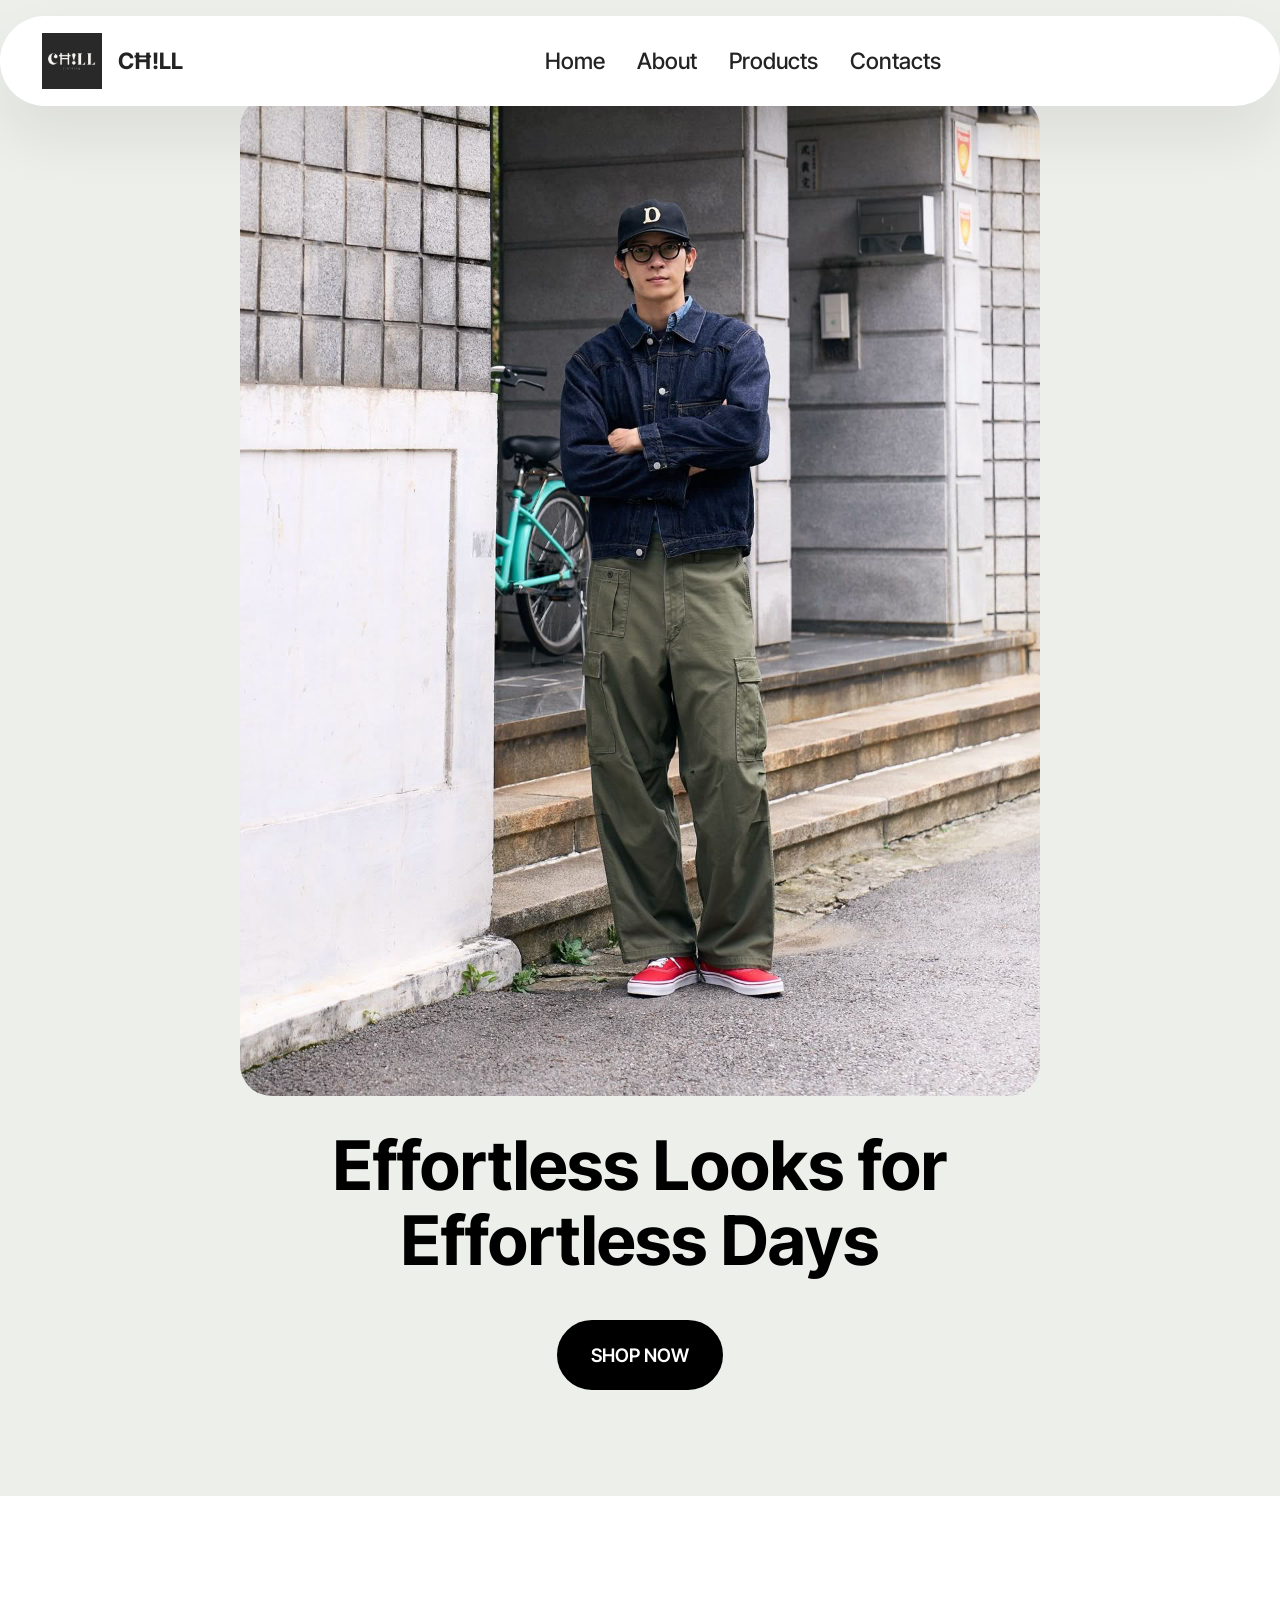
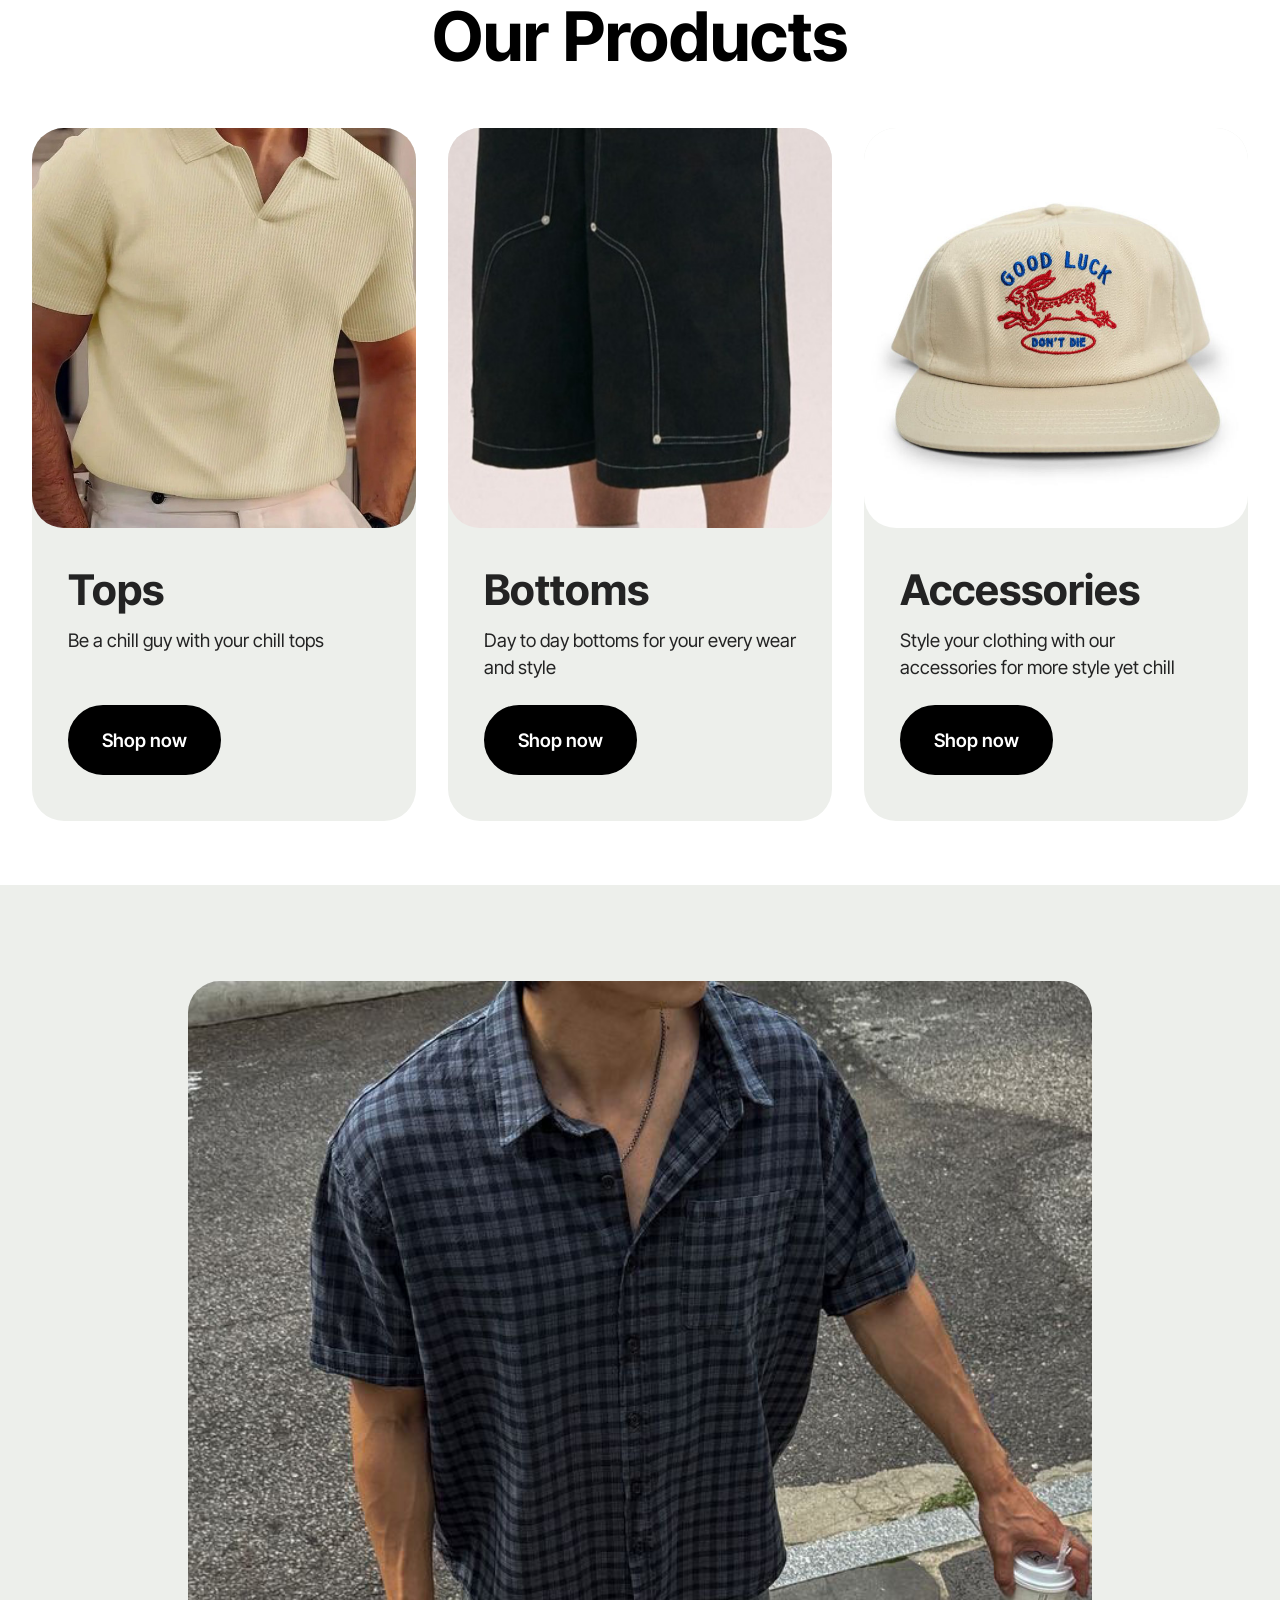
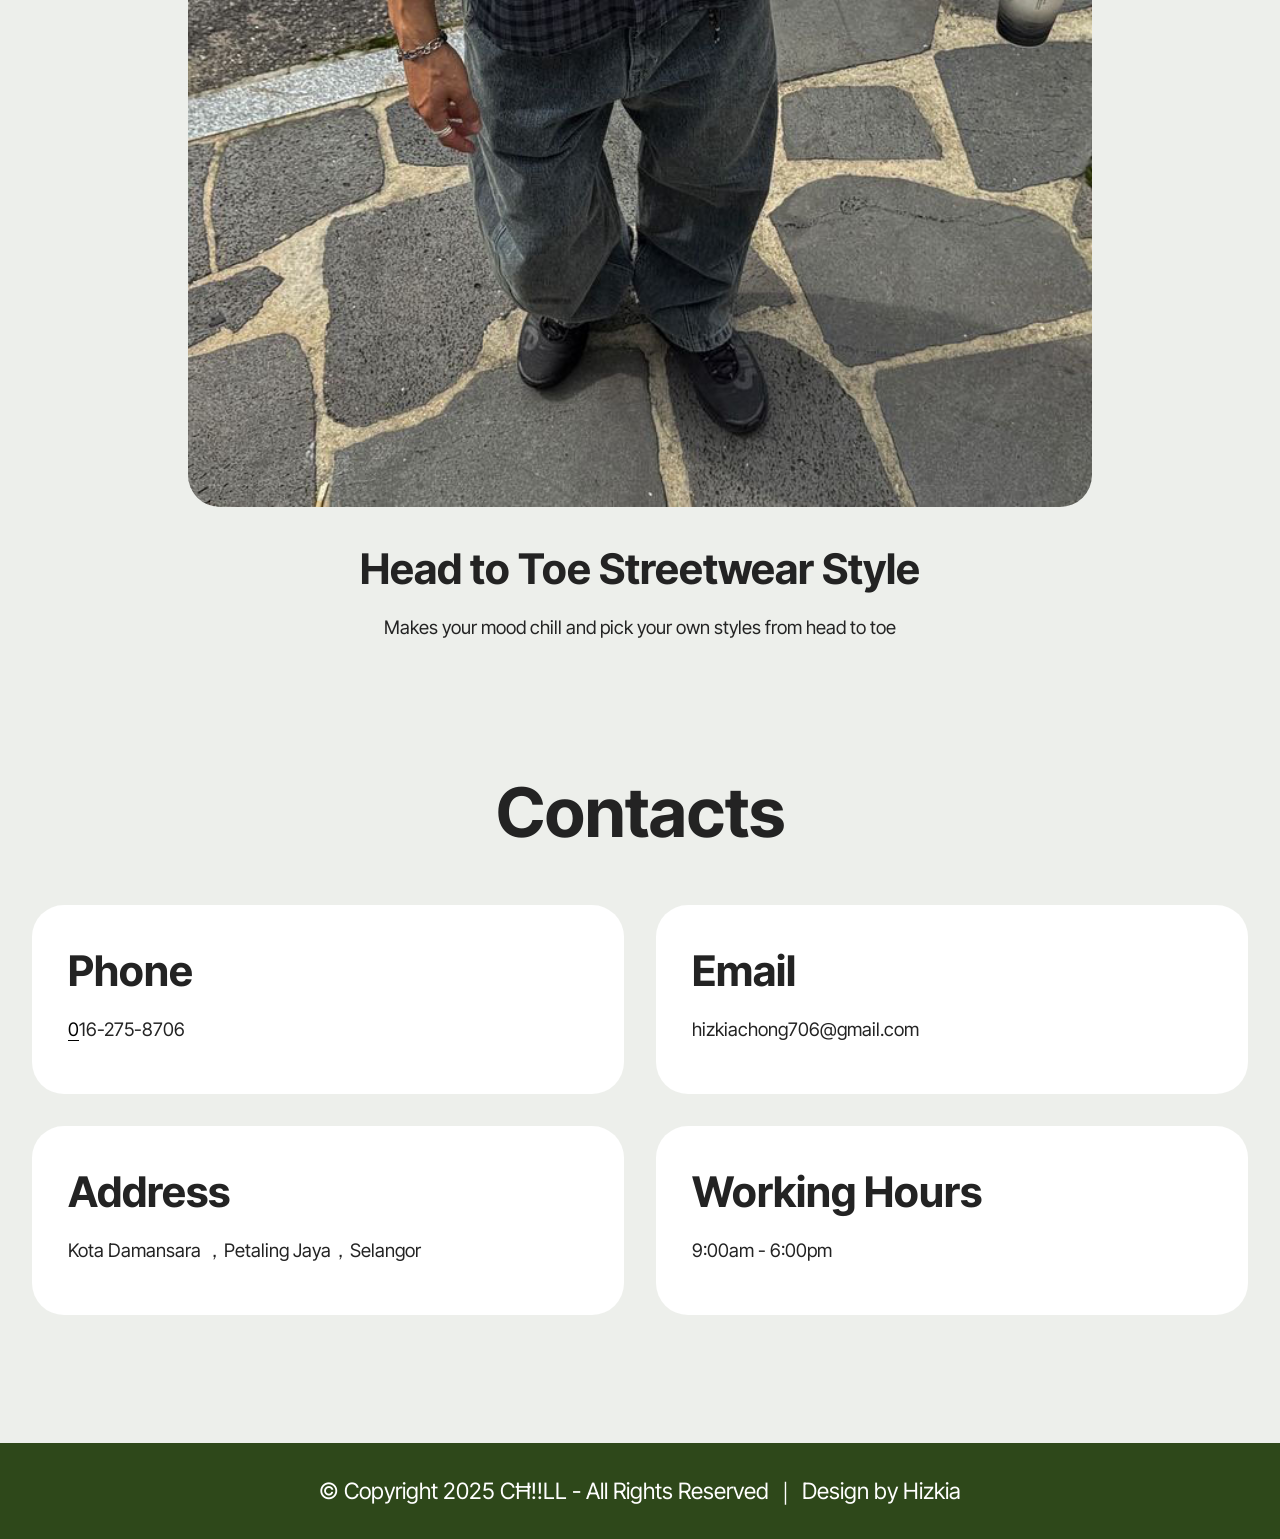
<file: index.html>
<!DOCTYPE html>
<html  >
<head>
  <!-- Site made with Mobirise Website Builder v6.1.4, https://mobirise.com -->
  <meta charset="UTF-8">
  <meta http-equiv="X-UA-Compatible" content="IE=edge">
  <meta name="generator" content="Mobirise v6.1.4, mobirise.com">
  <meta name="twitter:card" content="summary_large_image"/>
  <meta name="twitter:image:src" content="assets/images/index-meta.jpg">
  <meta property="og:image" content="assets/images/index-meta.jpg">
  <meta name="twitter:title" content="Home">
  <meta name="viewport" content="width=device-width, initial-scale=1, minimum-scale=1">
  <link rel="shortcut icon" href="assets/images/screenshot202025-10-0620at201.42.28e280afpm-89x83.png" type="image/x-icon">
  <meta name="description" content="Shop Now Effortless Looks For Effortless Days">
  
  
  <title>Home</title>
  <link rel="stylesheet" href="assets/web/assets/mobirise-icons2/mobirise2.css">
  <link rel="stylesheet" href="assets/bootstrap/css/bootstrap.min.css">
  <link rel="stylesheet" href="assets/animatecss/animate.css">
  <link rel="stylesheet" href="assets/dropdown/css/style.css">
  <link rel="stylesheet" href="assets/theme/css/style.css">
  <link rel="preload" href="https://fonts.googleapis.com/css?family=Inter+Tight:100,200,300,400,500,600,700,800,900,100i,200i,300i,400i,500i,600i,700i,800i,900i&display=swap" as="style" onload="this.onload=null;this.rel='stylesheet'">
  <noscript><link rel="stylesheet" href="https://fonts.googleapis.com/css?family=Inter+Tight:100,200,300,400,500,600,700,800,900,100i,200i,300i,400i,500i,600i,700i,800i,900i&display=swap"></noscript>
  <link rel="preload" as="style" href="assets/mobirise/css/mbr-additional.css?v=X0bhFB"><link rel="stylesheet" href="assets/mobirise/css/mbr-additional.css?v=X0bhFB" type="text/css">

  
  
  
</head>
<body>
  
  <section data-bs-version="5.1" class="menu menu2 cid-tJS6tZXiPa" once="menu" id="menu02-0">
	

	<nav class="navbar navbar-dropdown navbar-fixed-top navbar-expand-lg">
		<div class="container">
			<div class="navbar-brand">
				<span class="navbar-logo">
					<a href="index.html">
						<img src="assets/images/screenshot202025-10-0620at201.42.28e280afpm-89x83.png" alt="Mobirise Website Builder" style="height: 3.5rem;">
					</a>
				</span>
				<span class="navbar-caption-wrap"><a class="navbar-caption text-black text-primary display-4" href="index.html">CĦ!LL</a></span>
			</div>
			<button class="navbar-toggler" type="button" data-toggle="collapse" data-bs-toggle="collapse" data-target="#navbarSupportedContent" data-bs-target="#navbarSupportedContent" aria-controls="navbarNavAltMarkup" aria-expanded="false" aria-label="Toggle navigation">
				<div class="hamburger">
					<span></span>
					<span></span>
					<span></span>
					<span></span>
				</div>
			</button>
			<div class="collapse navbar-collapse" id="navbarSupportedContent">
				<ul class="navbar-nav nav-dropdown nav-right" data-app-modern-menu="true"><li class="nav-item">
						<a class="nav-link link text-black text-primary display-4" href="index.html">Home</a>
					</li>
					<li class="nav-item">
						<a class="nav-link link text-black text-primary display-4" href="aboutus.html" aria-expanded="false">About</a>
					</li><li class="nav-item"><a class="nav-link link text-black text-primary display-4" href="products.html">Products</a></li>
					<li class="nav-item">
						<a class="nav-link link text-black text-primary display-4" href="contacts.html">Contacts</a>
					</li></ul>
				
				
			</div>
		</div>
	</nav>
</section>

<section data-bs-version="5.1" class="header12 cid-uYP26s8XkH" id="header12-1r">
  
  

  <div class="text-center container">
    <div class="row mb-4 justify-content-center">
      <div class="col-12 col-md-8">
        <img class="w-100" src="assets/images/clothing-1200x1500.jpg" alt="Mobirise Website Builder">
      </div>
    </div>
    <div class="row justify-content-center">
      <div class="col-md-12 content-head">
        <h1 class="mbr-section-title mbr-fonts-style mb-4 display-1"><strong>Effortless Looks for Effortless Days</strong></h1>
        
        <div class="mbr-section-btn mt-4"><a class="btn btn-primary display-7" href="https://mobiri.se">SHOP NOW</a></div>
      </div>
    </div>
  </div>
</section>

<section data-bs-version="5.1" class="features4 start cid-uYOu8bEmxZ" id="features04-1q">
	
	
	<div class="container">
		<div class="row justify-content-center">
			<div class="col-12 content-head">
				<div class="mbr-section-head mb-5">
					<h4 class="mbr-section-title mbr-fonts-style align-center mb-0 display-2">
						<strong>Our Products</strong>
					</h4>
					
					
				</div>
			</div>
		</div>
		<div class="row">
			<div class="item features-image col-12 col-md-6 col-lg-4">
				<div class="item-wrapper">
					<div class="item-img">
						<img src="assets/images/mans20tops-712x950.jpeg" alt="Mobirise Website Builder">
					</div>
					<div class="item-content">
						<h5 class="item-title mbr-fonts-style display-5"><strong>Tops</strong></h5>
						<p class="mbr-text mbr-fonts-style display-7">Be a chill guy with your chill tops</p>
						<div class="mbr-section-btn item-footer"><a href="" class="btn item-btn btn-primary display-7">Shop now</a></div>
					</div>

				</div>
			</div>
			<div class="item features-image col-12 col-md-6 col-lg-4">
				<div class="item-wrapper">
					<div class="item-img">
						<img src="assets/images/men20bottomssss-712x949.jpeg" alt="Mobirise Website Builder">
					</div>
					<div class="item-content">
						<h5 class="item-title mbr-fonts-style display-5"><strong>Bottoms</strong></h5>
						<p class="mbr-text mbr-fonts-style display-7">Day to day bottoms for your every wear and style</p>
						<div class="mbr-section-btn item-footer"><a href="" class="btn item-btn btn-primary display-7">Shop now</a></div>
					</div>
				</div>
			</div>
			<div class="item features-image col-12 col-md-6 col-lg-4">
				<div class="item-wrapper">
					<div class="item-img">
						<img src="assets/images/mens20accessories-712x997.jpg" alt="Mobirise Website Builder">
					</div>
					<div class="item-content">
						<h5 class="item-title mbr-fonts-style display-5"><strong>Accessories</strong></h5>
						<p class="mbr-text mbr-fonts-style display-7">Style your clothing with our accessories for more style yet chill</p>
						<div class="mbr-section-btn item-footer"><a href="" class="btn item-btn btn-primary display-7">Shop now</a></div>
					</div>
				</div>
			</div>
		</div>
	</div>
</section>

<section data-bs-version="5.1" class="image01 cid-uYOtbKxInc" id="image01-1l">
  

  
  

  <div class="container">
    <div class="row justify-content-center">
      <div class="col-12 col-lg-9">
        <div class="image-wrapper mb-4">
          <img class="w-100" src="assets/images/mens20clothing20123-736x917.jpg" alt="Mobirise Website Builder">
        </div>
        <h4 class="mbr-description mbr-fonts-style mb-3 align-center display-5"><strong>Head to Toe Streetwear Style</strong></h4>
        <p class="mbr-description mbr-fonts-style mb-0 align-center display-7">Makes your mood chill and pick your own styles from head to toe</p>
      </div>
    </div>
  </div>
</section>

<section data-bs-version="5.1" class="contacts01 cid-uZ0ju9FS9v" id="contacts01-2w">
    

    
    
    <div class="container">
        <div class="row justify-content-center">
            <div class="col-12 content-head">
                <div class="mbr-section-head mb-5">
                    <h3 class="mbr-section-title mbr-fonts-style align-center mb-0 display-2">
                        <strong>Contacts</strong>
                    </h3>
                    
                </div>
            </div>
        </div>
        <div class="row">
            <div class="item features-without-image col-12 col-md-6 active">
                <div class="item-wrapper">
                    <div class="text-wrapper">
                        <h6 class="card-title mbr-fonts-style mb-3 display-5">
                            <strong>Phone</strong>
                        </h6>
                        <p class="mbr-text mbr-fonts-style display-7">
                            <a href="tel:+12345678910" class="text-primary">0</a>16-275-8706</p>
                    </div>
                </div>
            </div>
            <div class="item features-without-image col-12 col-md-6">
                <div class="item-wrapper">
                    <div class="text-wrapper">
                        <h6 class="card-title mbr-fonts-style mb-3 display-5">
                            <strong>Email</strong>
                        </h6>
                        <p class="mbr-text mbr-fonts-style display-7">hizkiachong706@gmail.com</p>
                    </div>
                </div>
            </div>
            <div class="item features-without-image col-12 col-md-6">
                <div class="item-wrapper">
                    <div class="text-wrapper">
                        <h6 class="card-title mbr-fonts-style mb-3 display-5">
                            <strong>Address</strong>
                        </h6>
                        <p class="mbr-text mbr-fonts-style display-7">Kota Damansara ，Petaling Jaya，Selangor</p>
                    </div>
                </div>
            </div>
            <div class="item features-without-image col-12 col-md-6">
                <div class="item-wrapper">
                    <div class="text-wrapper">
                        <h6 class="card-title mbr-fonts-style mb-3 display-5">
                            <strong>Working Hours</strong>
                        </h6>
                        <p class="mbr-text mbr-fonts-style display-7">
                            9:00am - 6:00pm</p>
                    </div>
                </div>
            </div>
        </div>
    </div>
</section>

<section data-bs-version="5.1" class="footer4 cid-uZ0sBGZYHz" once="footers" id="footer04-38">

    

    

    <div class="container">
        <div class="media-container-row align-center mbr-white">
            <div class="col-12">
                <p class="mbr-text mb-0 mbr-fonts-style display-4">
                    © Copyright 2025 CĦ!!LL - All Rights Reserved ｜ Design by Hizkia</p>
            </div>
        </div>
    </div>
</section>
  
  
  <input name="animation" type="hidden">
  </body>
</html>
</file>
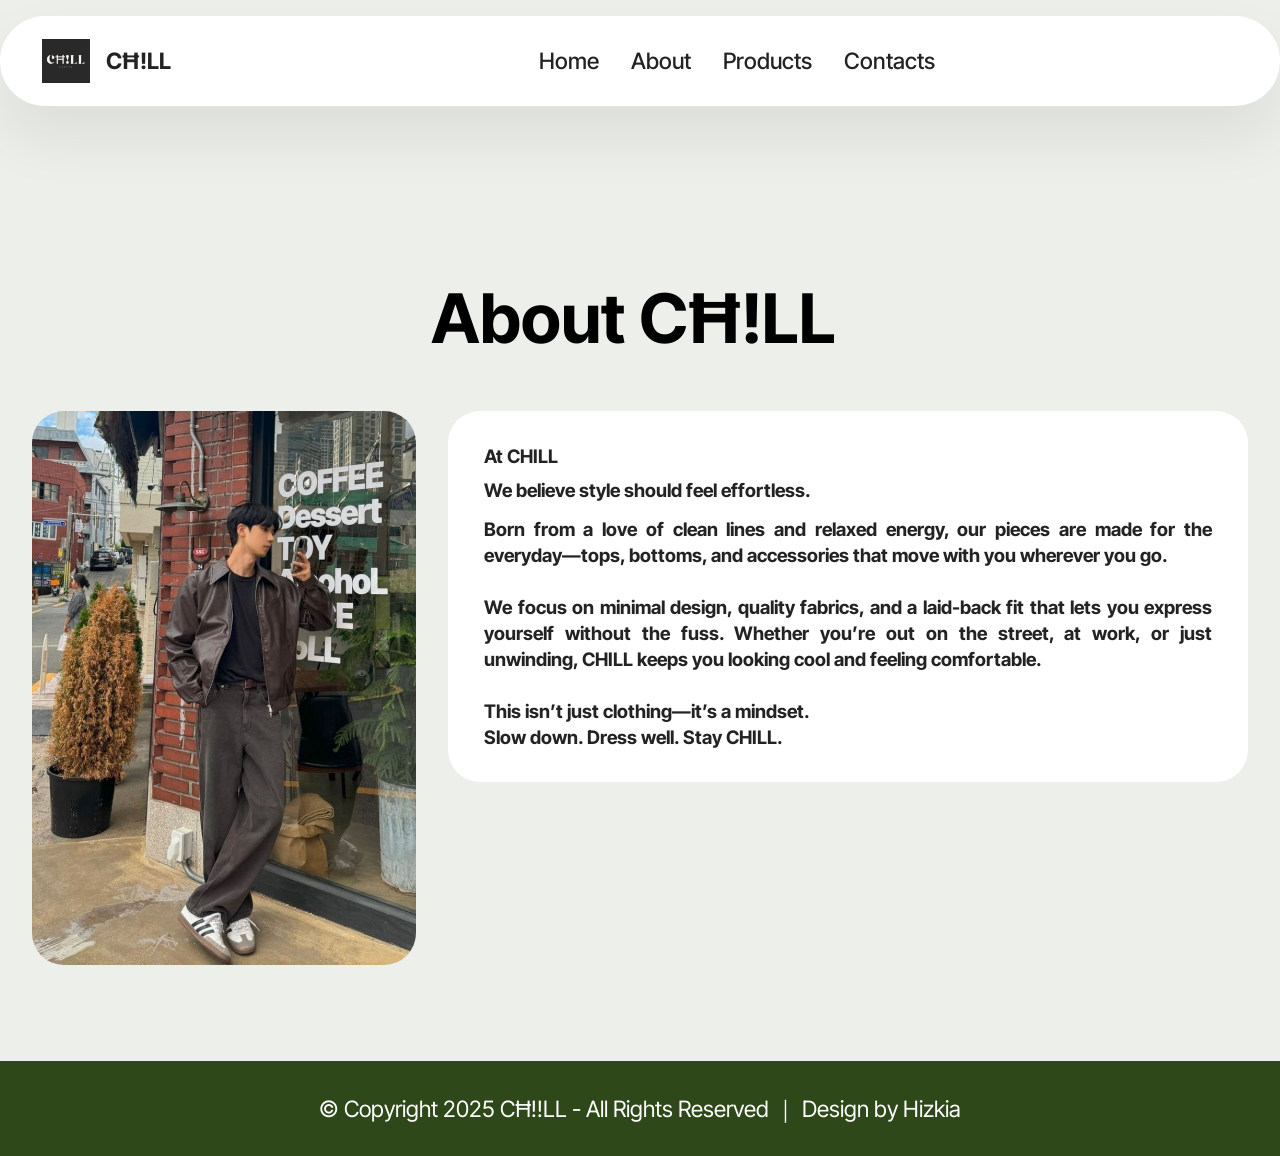
<file: aboutus.html>
<!DOCTYPE html>
<html  >
<head>
  <!-- Site made with Mobirise Website Builder v6.1.4, https://mobirise.com -->
  <meta charset="UTF-8">
  <meta http-equiv="X-UA-Compatible" content="IE=edge">
  <meta name="generator" content="Mobirise v6.1.4, mobirise.com">
  <meta name="twitter:card" content="summary_large_image"/>
  <meta name="twitter:image:src" content="assets/images/aboutus-meta.jpg">
  <meta property="og:image" content="assets/images/aboutus-meta.jpg">
  <meta name="twitter:title" content="About">
  <meta name="viewport" content="width=device-width, initial-scale=1, minimum-scale=1">
  <link rel="shortcut icon" href="assets/images/screenshot202025-10-0620at201.42.28e280afpm-89x83.png" type="image/x-icon">
  <meta name="description" content="Born from a love of clean lines and relaxed energy, our pieces are made for the everyday">
  
  
  <title>About</title>
  <link rel="stylesheet" href="assets/web/assets/mobirise-icons2/mobirise2.css">
  <link rel="stylesheet" href="assets/bootstrap/css/bootstrap.min.css">
  <link rel="stylesheet" href="assets/animatecss/animate.css">
  <link rel="stylesheet" href="assets/dropdown/css/style.css">
  <link rel="stylesheet" href="assets/theme/css/style.css">
  <link rel="preload" href="https://fonts.googleapis.com/css?family=Inter+Tight:100,200,300,400,500,600,700,800,900,100i,200i,300i,400i,500i,600i,700i,800i,900i&display=swap" as="style" onload="this.onload=null;this.rel='stylesheet'">
  <noscript><link rel="stylesheet" href="https://fonts.googleapis.com/css?family=Inter+Tight:100,200,300,400,500,600,700,800,900,100i,200i,300i,400i,500i,600i,700i,800i,900i&display=swap"></noscript>
  <link rel="preload" as="style" href="assets/mobirise/css/mbr-additional.css?v=uRddhZ"><link rel="stylesheet" href="assets/mobirise/css/mbr-additional.css?v=uRddhZ" type="text/css">

  
  
  
</head>
<body>
  
  <section data-bs-version="5.1" class="menu menu2 cid-tJS6tZXiPa" once="menu" id="menu02-1w">
	

	<nav class="navbar navbar-dropdown navbar-fixed-top navbar-expand-lg">
		<div class="container">
			<div class="navbar-brand">
				<span class="navbar-logo">
					<a href="index.html">
						<img src="assets/images/screenshot202025-10-0620at201.42.28e280afpm-89x83.png" alt="Mobirise Website Builder" style="height: 2.8rem;">
					</a>
				</span>
				<span class="navbar-caption-wrap"><a class="navbar-caption text-black text-primary display-4" href="index.html">CĦ!LL</a></span>
			</div>
			<button class="navbar-toggler" type="button" data-toggle="collapse" data-bs-toggle="collapse" data-target="#navbarSupportedContent" data-bs-target="#navbarSupportedContent" aria-controls="navbarNavAltMarkup" aria-expanded="false" aria-label="Toggle navigation">
				<div class="hamburger">
					<span></span>
					<span></span>
					<span></span>
					<span></span>
				</div>
			</button>
			<div class="collapse navbar-collapse" id="navbarSupportedContent">
				<ul class="navbar-nav nav-dropdown nav-right" data-app-modern-menu="true"><li class="nav-item">
						<a class="nav-link link text-black text-primary display-4" href="index.html">Home</a>
					</li>
					<li class="nav-item">
						<a class="nav-link link text-black text-primary display-4" href="aboutus.html" aria-expanded="false">About</a>
					</li><li class="nav-item"><a class="nav-link link text-black text-primary display-4" href="products.html">Products</a></li>
					<li class="nav-item">
						<a class="nav-link link text-black text-primary display-4" href="contacts.html">Contacts</a>
					</li></ul>
				
				
			</div>
		</div>
	</nav>
</section>

<section data-bs-version="5.1" class="features031 cid-uYUTtAcgFK" id="features031-1y">
    
    
    
    <div class="container">
        <div class="row justify-content-center">
            <div class="col-md-12 content-head mb-5">
                <h1 class="mbr-section-title mbr-fonts-style mb-0 display-2"><strong><br></strong><br><strong>About CĦ!LL&nbsp;</strong></h1>
                
            </div>
        </div>
        <div class="row justify-content-center  blockContent">
            <div class="col-12 col-lg">
                <div class="item-wrapper align-left">
                    <div class="counter-container mbr-text mbr-fonts-style display-7"><p><strong>At CHILL</strong></p><p><strong>We believe style should feel effortless.</strong></p><div><strong>Born from a love of clean lines and relaxed energy, our pieces are made for the everyday—tops, bottoms, and accessories that move with you wherever you go.</strong></div><div><strong><br></strong></div><div><strong>We focus on minimal design, quality fabrics, and a laid-back fit that lets you express yourself without the fuss. Whether you’re out on the street, at work, or just unwinding, CHILL keeps you looking cool and feeling comfortable.</strong></div><div><strong><br></strong></div><div><strong>This isn’t just clothing—it’s a mindset.</strong></div><div><strong>Slow down. Dress well. Stay CHILL.</strong></div><p></p></div>
                </div>
            </div>
            <div class="col-12 col-lg-4">
                <div class="image-wrapper">
                    <img class="w-100" src="assets/images/caitlyn20choosse-735x1061.jpg" alt="Mobirise Website Builder">
                </div>
            </div>

        </div>
    </div>
</section>

<section data-bs-version="5.1" class="footer4 cid-uZ0sBGZYHz" once="footers" id="footer04-38">

    

    

    <div class="container">
        <div class="media-container-row align-center mbr-white">
            <div class="col-12">
                <p class="mbr-text mb-0 mbr-fonts-style display-4">
                    © Copyright 2025 CĦ!!LL - All Rights Reserved ｜ Design by Hizkia</p>
            </div>
        </div>
    </div>
</section>
  
  
  <input name="animation" type="hidden">
  </body>
</html>
</file>
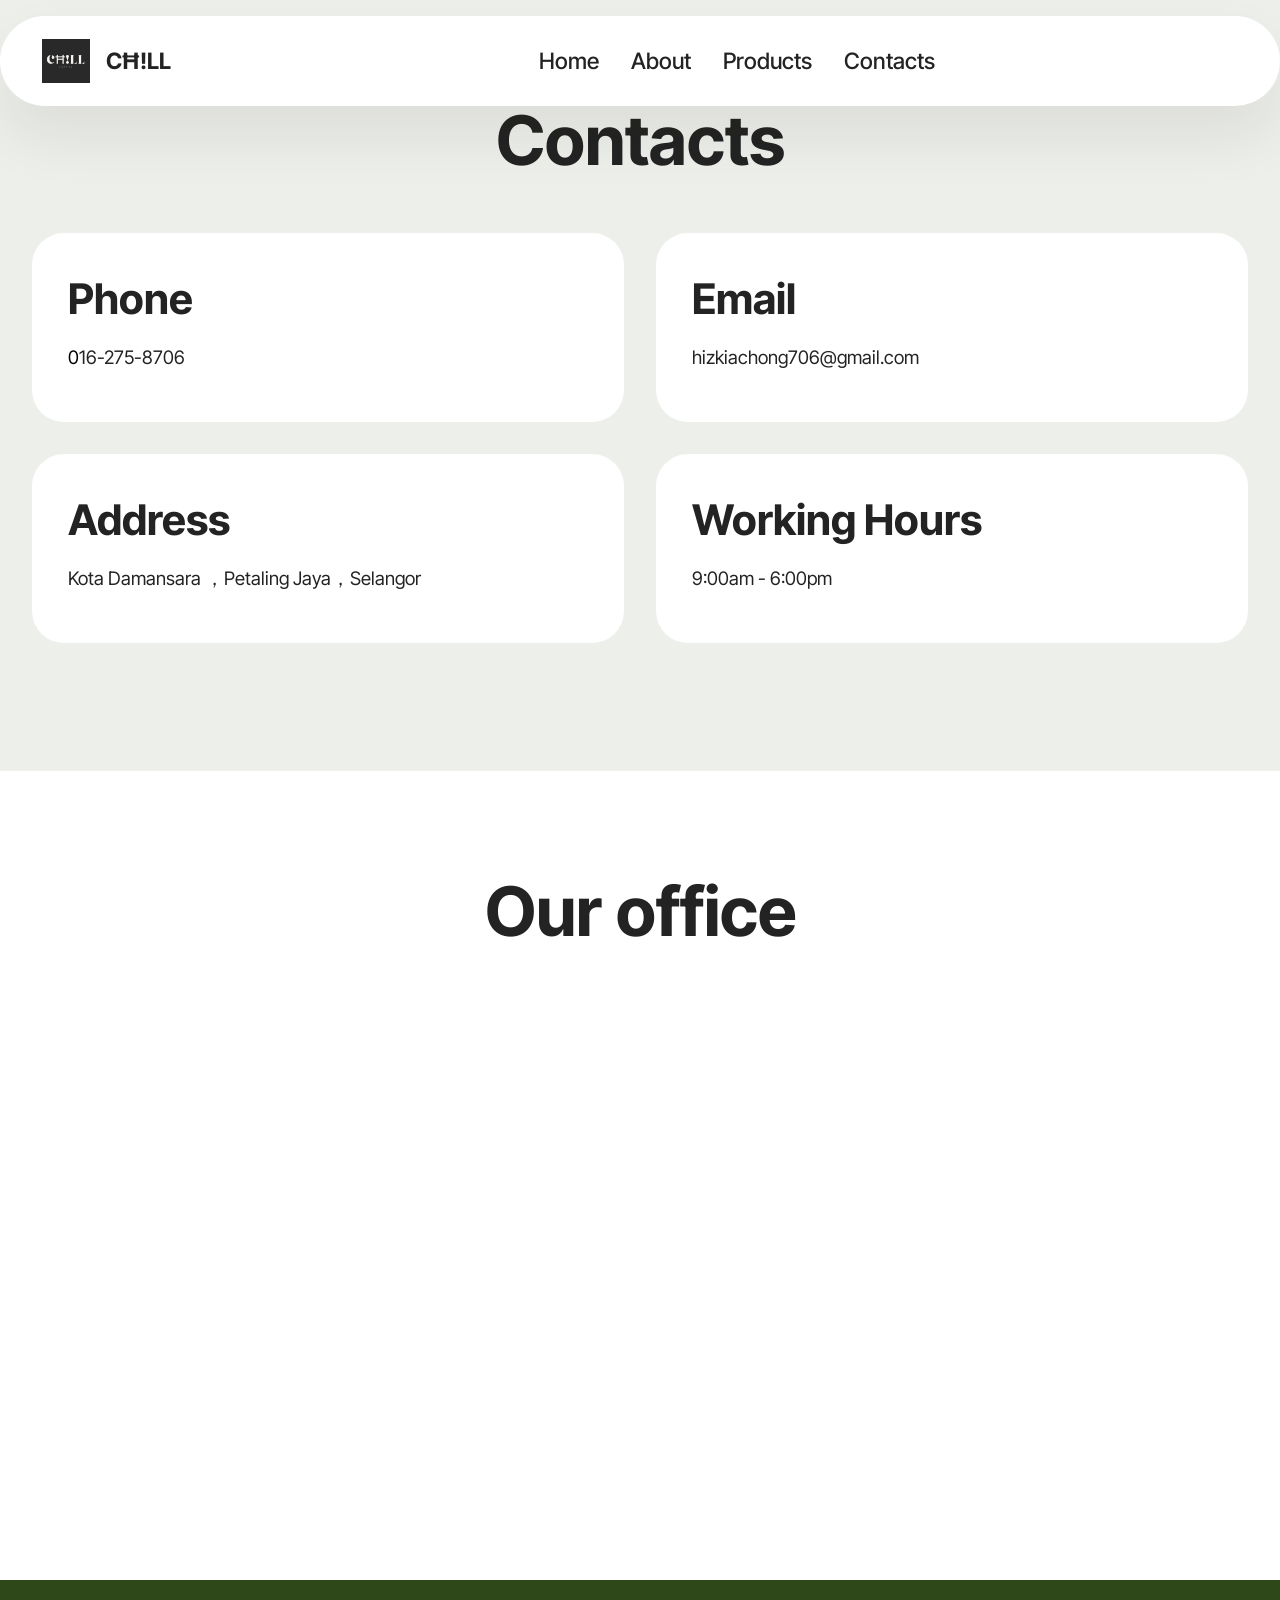
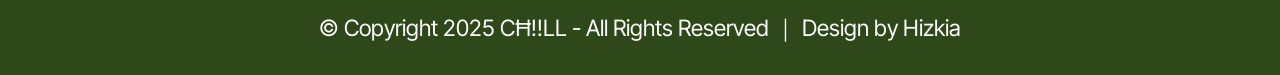
<file: contacts.html>
<!DOCTYPE html>
<html  >
<head>
  <!-- Site made with Mobirise Website Builder v6.1.4, https://mobirise.com -->
  <meta charset="UTF-8">
  <meta http-equiv="X-UA-Compatible" content="IE=edge">
  <meta name="generator" content="Mobirise v6.1.4, mobirise.com">
  <meta name="twitter:card" content="summary_large_image"/>
  <meta name="twitter:image:src" content="assets/images/contacts-meta.jpg">
  <meta property="og:image" content="assets/images/contacts-meta.jpg">
  <meta name="twitter:title" content="Contacts">
  <meta name="viewport" content="width=device-width, initial-scale=1, minimum-scale=1">
  <link rel="shortcut icon" href="assets/images/screenshot202025-10-0620at201.42.28e280afpm-89x83.png" type="image/x-icon">
  <meta name="description" content="Click here for our contacts">
  
  
  <title>Contacts</title>
  <link rel="stylesheet" href="assets/web/assets/mobirise-icons2/mobirise2.css">
  <link rel="stylesheet" href="assets/bootstrap/css/bootstrap.min.css">
  <link rel="stylesheet" href="assets/animatecss/animate.css">
  <link rel="stylesheet" href="assets/dropdown/css/style.css">
  <link rel="stylesheet" href="assets/theme/css/style.css">
  <link rel="preload" href="https://fonts.googleapis.com/css?family=Inter+Tight:100,200,300,400,500,600,700,800,900,100i,200i,300i,400i,500i,600i,700i,800i,900i&display=swap" as="style" onload="this.onload=null;this.rel='stylesheet'">
  <noscript><link rel="stylesheet" href="https://fonts.googleapis.com/css?family=Inter+Tight:100,200,300,400,500,600,700,800,900,100i,200i,300i,400i,500i,600i,700i,800i,900i&display=swap"></noscript>
  <link rel="preload" as="style" href="assets/mobirise/css/mbr-additional.css?v=aORP32"><link rel="stylesheet" href="assets/mobirise/css/mbr-additional.css?v=aORP32" type="text/css">

  
  
  
</head>
<body>
  
  <section data-bs-version="5.1" class="menu menu2 cid-uZ0jRYE06W" once="menu" id="menu02-2x">
	

	<nav class="navbar navbar-dropdown navbar-fixed-top navbar-expand-lg">
		<div class="container">
			<div class="navbar-brand">
				<span class="navbar-logo">
					<a href="index.html">
						<img src="assets/images/screenshot202025-10-0620at201.42.28e280afpm-89x83.png" alt="Mobirise Website Builder" style="height: 2.8rem;">
					</a>
				</span>
				<span class="navbar-caption-wrap"><a class="navbar-caption text-black text-primary display-4" href="index.html">CĦ!LL</a></span>
			</div>
			<button class="navbar-toggler" type="button" data-toggle="collapse" data-bs-toggle="collapse" data-target="#navbarSupportedContent" data-bs-target="#navbarSupportedContent" aria-controls="navbarNavAltMarkup" aria-expanded="false" aria-label="Toggle navigation">
				<div class="hamburger">
					<span></span>
					<span></span>
					<span></span>
					<span></span>
				</div>
			</button>
			<div class="collapse navbar-collapse" id="navbarSupportedContent">
				<ul class="navbar-nav nav-dropdown nav-right" data-app-modern-menu="true"><li class="nav-item">
						<a class="nav-link link text-black text-primary display-4" href="index.html">Home</a>
					</li>
					<li class="nav-item">
						<a class="nav-link link text-black text-primary display-4" href="aboutus.html" aria-expanded="false">About</a>
					</li><li class="nav-item"><a class="nav-link link text-black text-primary display-4" href="products.html">Products</a></li>
					<li class="nav-item">
						<a class="nav-link link text-black text-primary display-4" href="contacts.html">Contacts</a>
					</li></ul>
				
				
			</div>
		</div>
	</nav>
</section>

<section data-bs-version="5.1" class="contacts01 cid-uZ0jS031qE" id="contacts01-31">
    

    
    
    <div class="container">
        <div class="row justify-content-center">
            <div class="col-12 content-head">
                <div class="mbr-section-head mb-5">
                    <h3 class="mbr-section-title mbr-fonts-style align-center mb-0 display-2">
                        <strong>Contacts</strong>
                    </h3>
                    
                </div>
            </div>
        </div>
        <div class="row">
            <div class="item features-without-image col-12 col-md-6 active">
                <div class="item-wrapper">
                    <div class="text-wrapper">
                        <h6 class="card-title mbr-fonts-style mb-3 display-5">
                            <strong>Phone</strong>
                        </h6>
                        <p class="mbr-text mbr-fonts-style display-7">
                            <a href="tel:+12345678910" class="text-primary">0</a>16-275-8706</p>
                    </div>
                </div>
            </div>
            <div class="item features-without-image col-12 col-md-6">
                <div class="item-wrapper">
                    <div class="text-wrapper">
                        <h6 class="card-title mbr-fonts-style mb-3 display-5">
                            <strong>Email</strong>
                        </h6>
                        <p class="mbr-text mbr-fonts-style display-7">hizkiachong706@gmail.com</p>
                    </div>
                </div>
            </div>
            <div class="item features-without-image col-12 col-md-6">
                <div class="item-wrapper">
                    <div class="text-wrapper">
                        <h6 class="card-title mbr-fonts-style mb-3 display-5">
                            <strong>Address</strong>
                        </h6>
                        <p class="mbr-text mbr-fonts-style display-7">Kota Damansara ，Petaling Jaya，Selangor</p>
                    </div>
                </div>
            </div>
            <div class="item features-without-image col-12 col-md-6">
                <div class="item-wrapper">
                    <div class="text-wrapper">
                        <h6 class="card-title mbr-fonts-style mb-3 display-5">
                            <strong>Working Hours</strong>
                        </h6>
                        <p class="mbr-text mbr-fonts-style display-7">
                            9:00am - 6:00pm</p>
                    </div>
                </div>
            </div>
        </div>
    </div>
</section>

<section data-bs-version="5.1" class="map1 cid-uZ0k4CSnf5" id="map01-37">
	
	
	
	<div class="container">
		<div class="row justify-content-center">
			<div class="col-12 content-head">
				<div class="mbr-section-head mb-5">
					<h3 class="mbr-section-title mbr-fonts-style align-center mb-0 display-2">
						<strong>Our office</strong>
					</h3>
					
				</div>
			</div>
		</div>
		<div class="google-map"><iframe frameborder="0" style="border:0" src="https://www.google.com/maps/embed?pb=!1m18!1m12!1m3!1d31869.471063913406!2d101.56499687584996!3d3.177635644947261!2m3!1f0!2f0!3f0!3m2!1i1024!2i768!4f13.1!3m3!1m2!1s0x31cc4f6e9ea4f81f%3A0xfacdcd0edbca1a62!2sKota%20Damansara%2C%20Petaling%20Jaya%2C%20Selangor!5e0!3m2!1sen!2smy!4v1759895625749!5m2!1sen!2smy" allowfullscreen=""></iframe></div>
	</div>
</section>

<section data-bs-version="5.1" class="footer4 cid-uZ0sBGZYHz" once="footers" id="footer04-38">

    

    

    <div class="container">
        <div class="media-container-row align-center mbr-white">
            <div class="col-12">
                <p class="mbr-text mb-0 mbr-fonts-style display-4">
                    © Copyright 2025 CĦ!!LL - All Rights Reserved ｜ Design by Hizkia</p>
            </div>
        </div>
    </div>
</section>
  
  
  <input name="animation" type="hidden">
  </body>
</html>
</file>
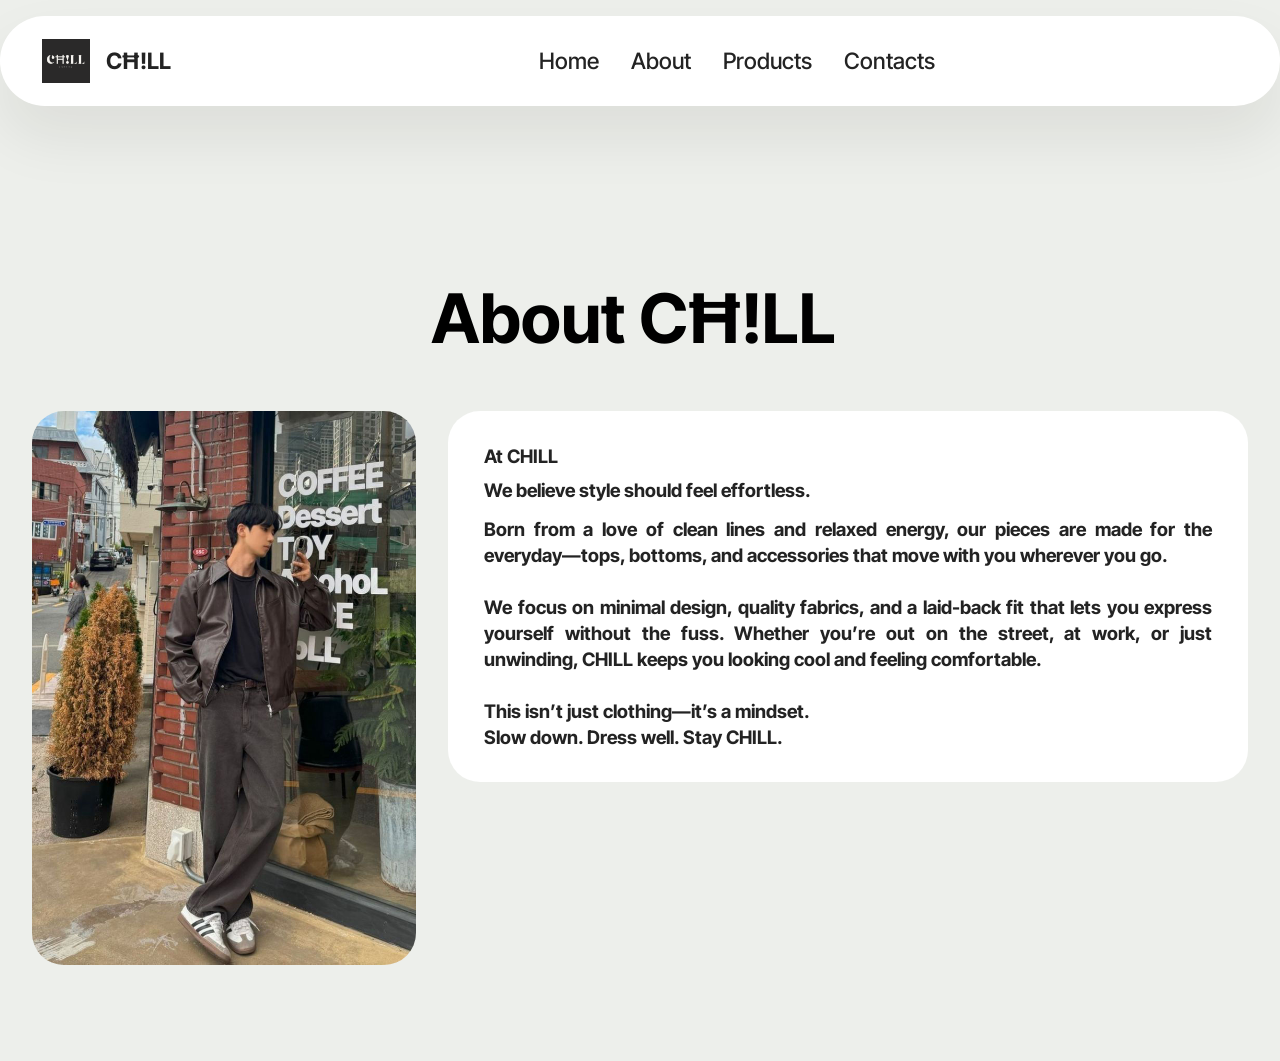
<file: page1.html>
<!DOCTYPE html>
<html  >
<head>
  <!-- Site made with Mobirise Website Builder v6.1.4, https://mobirise.com -->
  <meta charset="UTF-8">
  <meta http-equiv="X-UA-Compatible" content="IE=edge">
  <meta name="generator" content="Mobirise v6.1.4, mobirise.com">
  <meta name="viewport" content="width=device-width, initial-scale=1, minimum-scale=1">
  <link rel="shortcut icon" href="assets/images/screenshot202025-10-0620at201.42.28e280afpm-89x83.png" type="image/x-icon">
  <meta name="description" content="">
  
  
  <title>About</title>
  <link rel="stylesheet" href="assets/web/assets/mobirise-icons2/mobirise2.css">
  <link rel="stylesheet" href="assets/bootstrap/css/bootstrap.min.css">
  <link rel="stylesheet" href="assets/animatecss/animate.css">
  <link rel="stylesheet" href="assets/dropdown/css/style.css">
  <link rel="stylesheet" href="assets/theme/css/style.css">
  <link rel="preload" href="https://fonts.googleapis.com/css?family=Inter+Tight:100,200,300,400,500,600,700,800,900,100i,200i,300i,400i,500i,600i,700i,800i,900i&display=swap" as="style" onload="this.onload=null;this.rel='stylesheet'">
  <noscript><link rel="stylesheet" href="https://fonts.googleapis.com/css?family=Inter+Tight:100,200,300,400,500,600,700,800,900,100i,200i,300i,400i,500i,600i,700i,800i,900i&display=swap"></noscript>
  <link rel="preload" as="style" href="assets/mobirise/css/mbr-additional.css?v=LHgG9h"><link rel="stylesheet" href="assets/mobirise/css/mbr-additional.css?v=LHgG9h" type="text/css">

  
  
  
</head>
<body>
  
  <section data-bs-version="5.1" class="menu menu2 cid-tJS6tZXiPa" once="menu" id="menu02-1w">
	

	<nav class="navbar navbar-dropdown navbar-fixed-top navbar-expand-lg">
		<div class="container">
			<div class="navbar-brand">
				<span class="navbar-logo">
					<a href="https://mobirise.com">
						<img src="assets/images/screenshot202025-10-0620at201.42.28e280afpm-89x83.png" alt="Mobirise Website Builder" style="height: 2.8rem;">
					</a>
				</span>
				<span class="navbar-caption-wrap"><a class="navbar-caption text-black text-primary display-4" href="index.html#header05-1">CĦ!LL</a></span>
			</div>
			<button class="navbar-toggler" type="button" data-toggle="collapse" data-bs-toggle="collapse" data-target="#navbarSupportedContent" data-bs-target="#navbarSupportedContent" aria-controls="navbarNavAltMarkup" aria-expanded="false" aria-label="Toggle navigation">
				<div class="hamburger">
					<span></span>
					<span></span>
					<span></span>
					<span></span>
				</div>
			</button>
			<div class="collapse navbar-collapse" id="navbarSupportedContent">
				<ul class="navbar-nav nav-dropdown nav-right" data-app-modern-menu="true"><li class="nav-item">
						<a class="nav-link link text-black text-primary display-4" href="page2.html">Home</a>
					</li>
					<li class="nav-item">
						<a class="nav-link link text-black text-primary display-4" href="page1.html" aria-expanded="false">About</a>
					</li><li class="nav-item"><a class="nav-link link text-black text-primary display-4" href="page3.html">Products</a></li>
					<li class="nav-item">
						<a class="nav-link link text-black text-primary display-4" href="page4.html">Contacts</a>
					</li></ul>
				
				
			</div>
		</div>
	</nav>
</section>

<section data-bs-version="5.1" class="features031 cid-uYUTtAcgFK" id="features031-1y">
    
    
    
    <div class="container">
        <div class="row justify-content-center">
            <div class="col-md-12 content-head mb-5">
                <h1 class="mbr-section-title mbr-fonts-style mb-0 display-2"><strong><br></strong><br><strong>About CĦ!LL&nbsp;</strong></h1>
                
            </div>
        </div>
        <div class="row justify-content-center  blockContent">
            <div class="col-12 col-lg">
                <div class="item-wrapper align-left">
                    <div class="counter-container mbr-text mbr-fonts-style display-7"><p><strong>At CHILL</strong></p><p><strong>We believe style should feel effortless.</strong></p><div><strong>Born from a love of clean lines and relaxed energy, our pieces are made for the everyday—tops, bottoms, and accessories that move with you wherever you go.</strong></div><div><strong><br></strong></div><div><strong>We focus on minimal design, quality fabrics, and a laid-back fit that lets you express yourself without the fuss. Whether you’re out on the street, at work, or just unwinding, CHILL keeps you looking cool and feeling comfortable.</strong></div><div><strong><br></strong></div><div><strong>This isn’t just clothing—it’s a mindset.</strong></div><div><strong>Slow down. Dress well. Stay CHILL.</strong></div><p></p></div>
                </div>
            </div>
            <div class="col-12 col-lg-4">
                <div class="image-wrapper">
                    <img class="w-100" src="assets/images/caitlyn20choosse-735x1061.jpg" alt="Mobirise Website Builder">
                </div>
            </div>

        </div>
    </div>
</section>
  
  
  <input name="animation" type="hidden">
  </body>
</html>
</file>
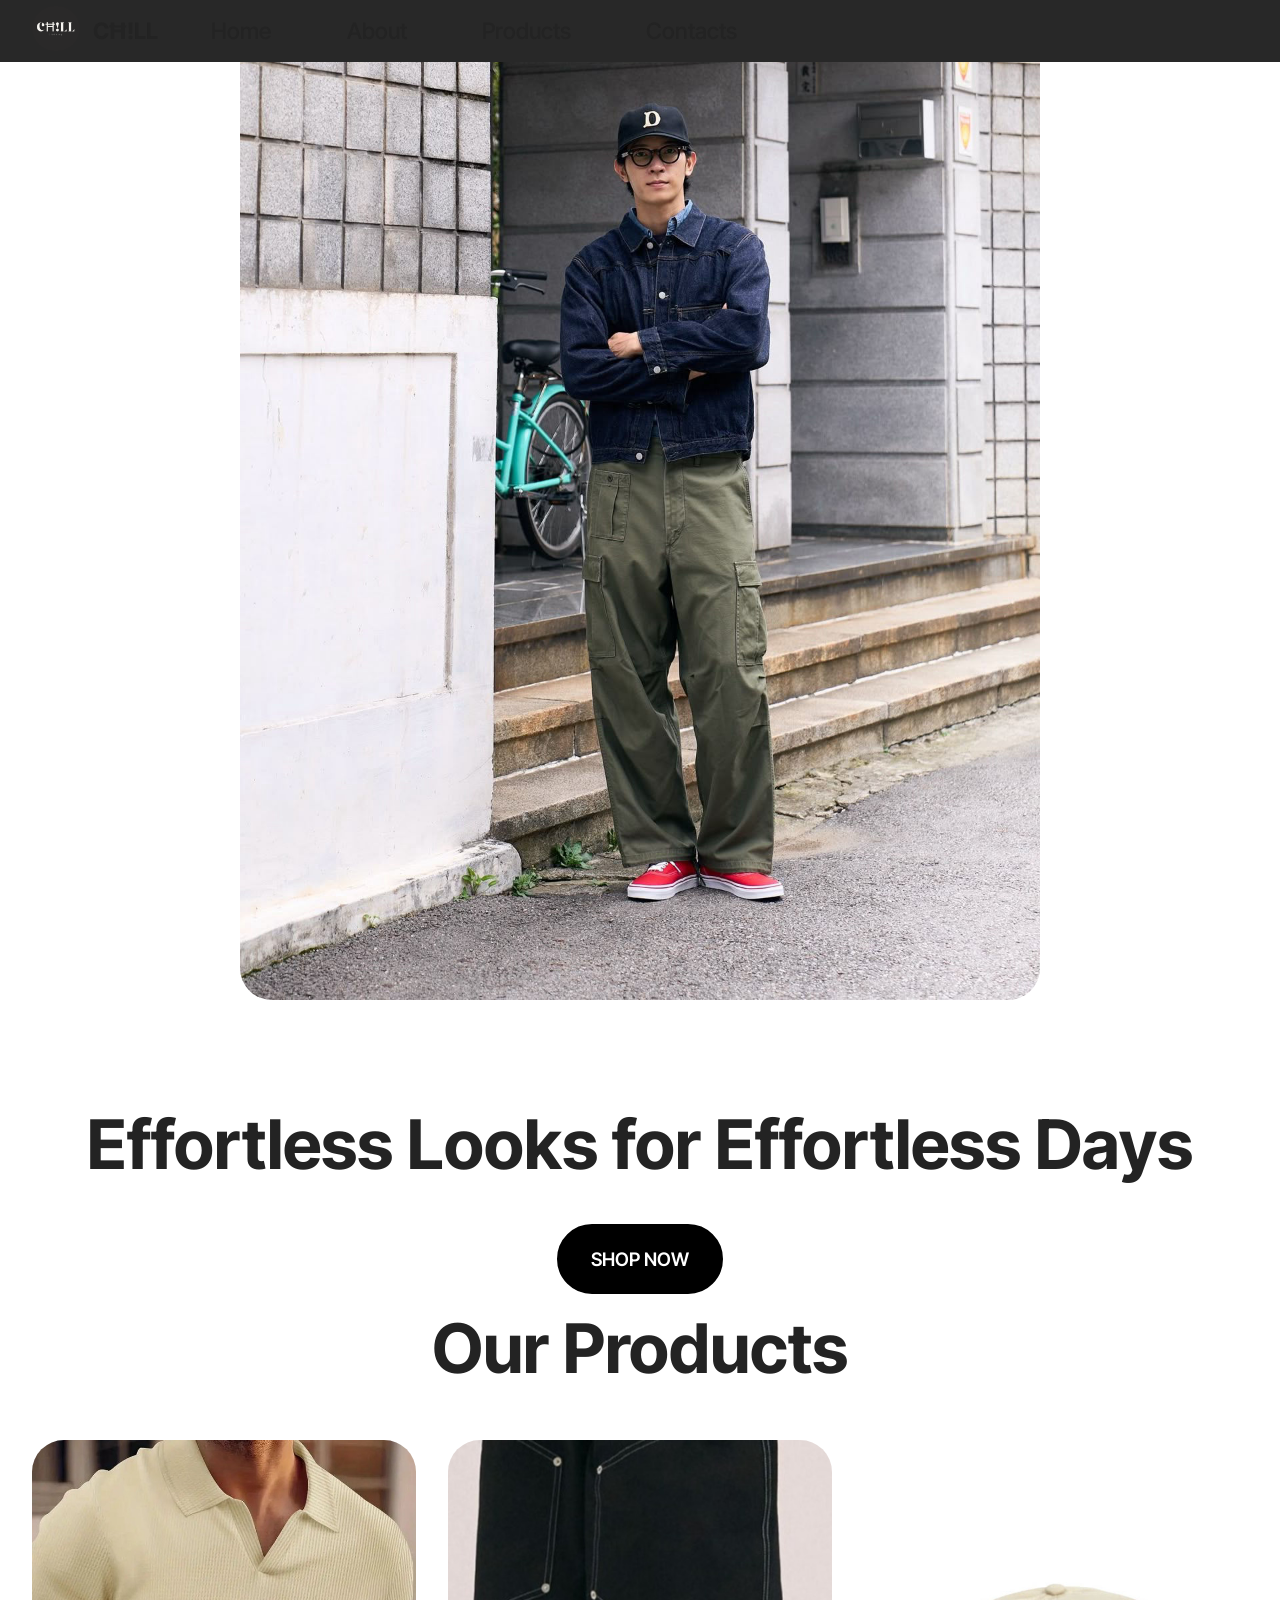
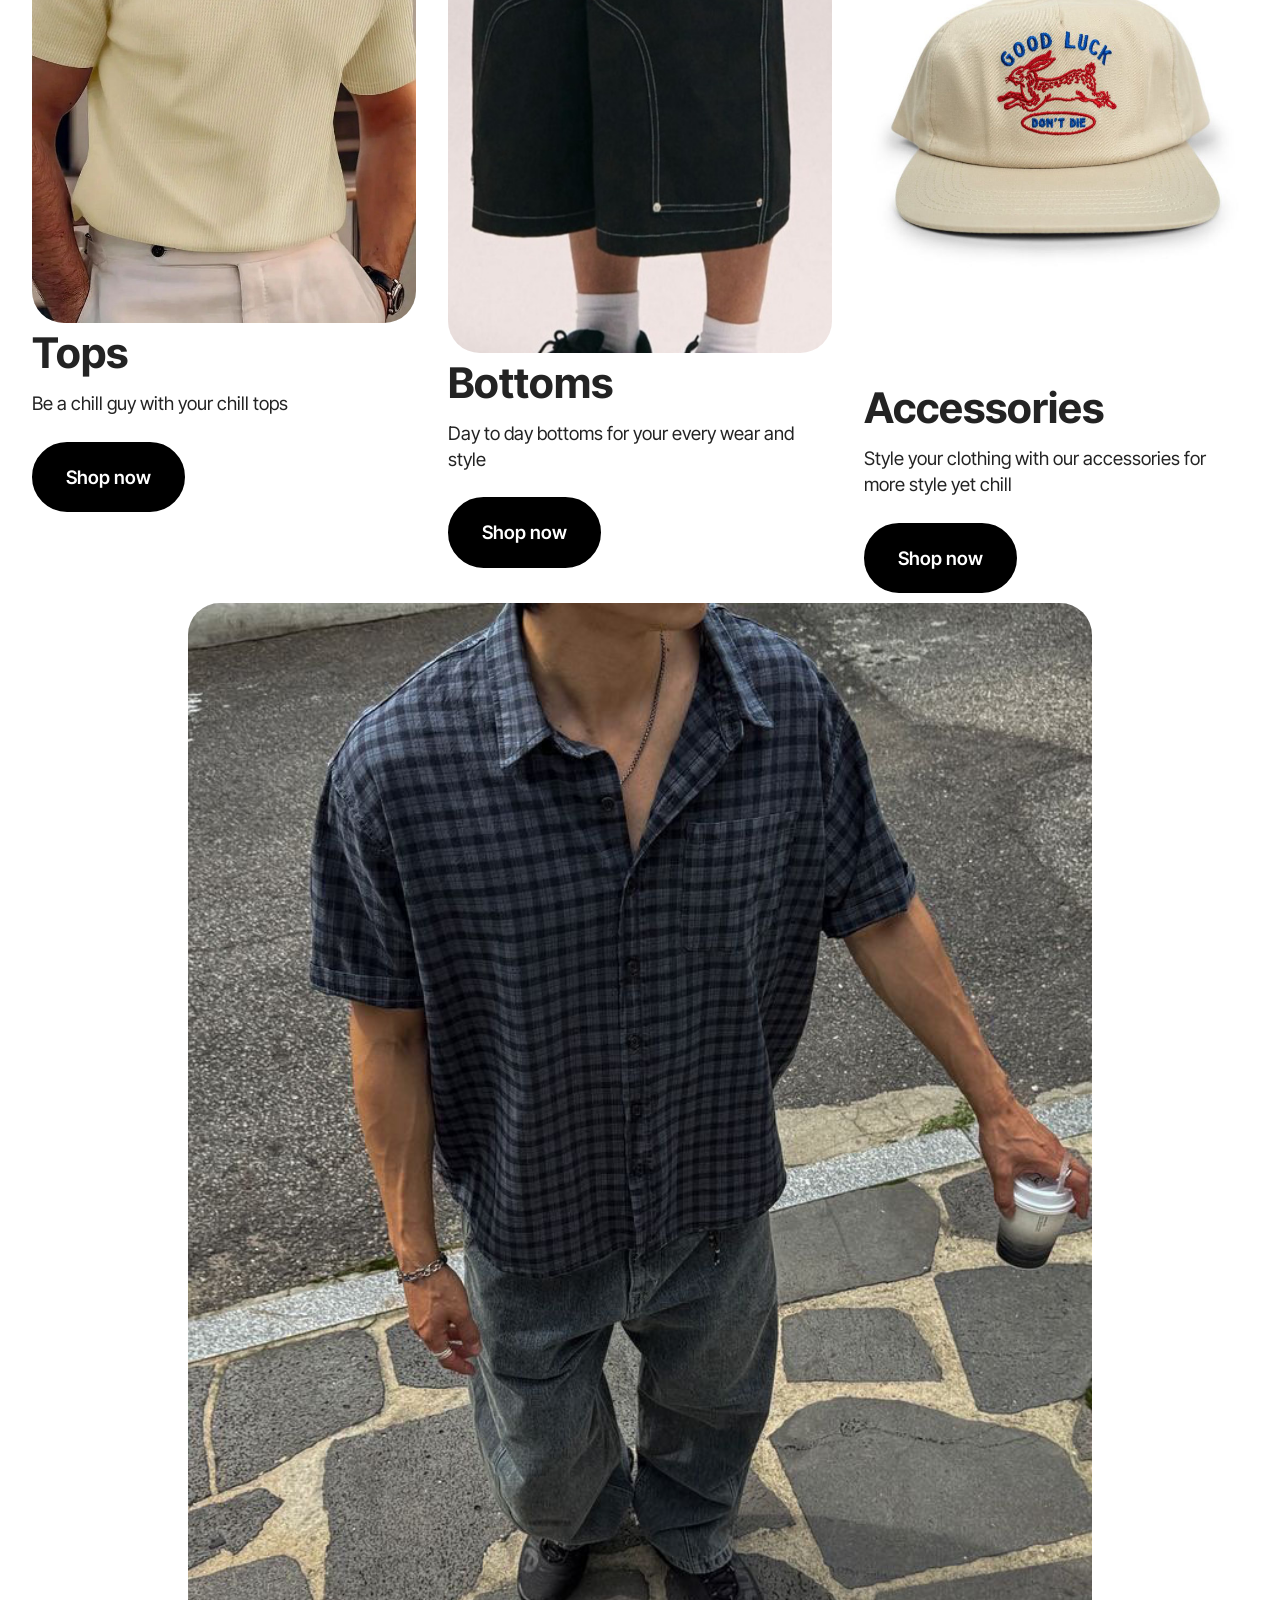
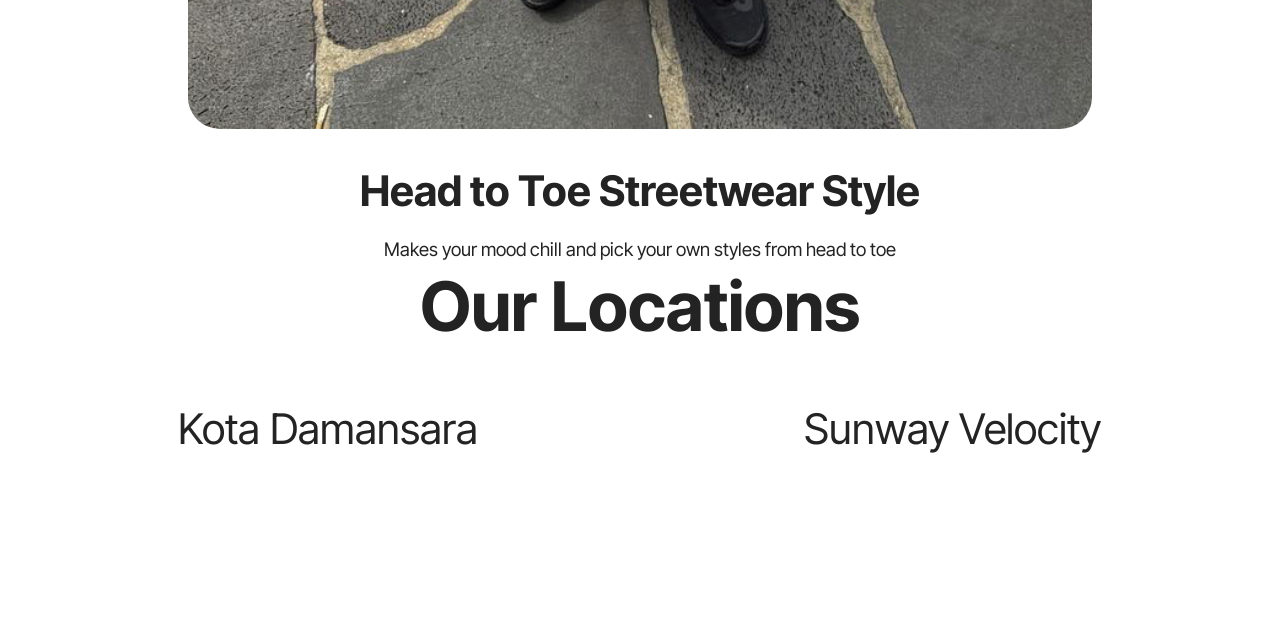
<file: page2.html>
<!DOCTYPE html>
<html  >
<head>
  <!-- Site made with Mobirise Website Builder v6.1.4, https://mobirise.com -->
  <meta charset="UTF-8">
  <meta http-equiv="X-UA-Compatible" content="IE=edge">
  <meta name="generator" content="Mobirise v6.1.4, mobirise.com">
  <meta name="viewport" content="width=device-width, initial-scale=1, minimum-scale=1">
  <link rel="shortcut icon" href="assets/images/screenshot202025-10-0620at201.42.28e280afpm-89x83.png" type="image/x-icon">
  <meta name="description" content="">
  
  
  <title>Home</title>
  <link rel="stylesheet" href="assets/web/assets/mobirise-icons2/mobirise2.css">
  <link rel="stylesheet" href="assets/bootstrap/css/bootstrap.min.css">
  <link rel="stylesheet" href="assets/animatecss/animate.css">
  <link rel="stylesheet" href="assets/dropdown/css/style.css">
  <link rel="stylesheet" href="assets/theme/css/style.css">
  <link rel="preload" href="https://fonts.googleapis.com/css?family=Inter+Tight:100,200,300,400,500,600,700,800,900,100i,200i,300i,400i,500i,600i,700i,800i,900i&display=swap" as="style" onload="this.onload=null;this.rel='stylesheet'">
  <noscript><link rel="stylesheet" href="https://fonts.googleapis.com/css?family=Inter+Tight:100,200,300,400,500,600,700,800,900,100i,200i,300i,400i,500i,600i,700i,800i,900i&display=swap"></noscript>
  <link rel="preload" as="style" href="assets/mobirise/css/mbr-additional.css?v=J9A2zH"><link rel="stylesheet" href="assets/mobirise/css/mbr-additional.css?v=J9A2zH" type="text/css">

  
  
  
</head>
<body>
  
  <section data-bs-version="5.1" class="menu menu2 cid-uZ08elmTRf" once="menu" id="menu02-20">
	

	<nav class="navbar navbar-dropdown navbar-fixed-top navbar-expand-lg">
		<div class="container">
			<div class="navbar-brand">
				<span class="navbar-logo">
					<a href="https://mobirise.com">
						<img src="assets/images/screenshot202025-10-0620at201.42.28e280afpm-89x83.png" alt="Mobirise Website Builder" style="height: 2.8rem;">
					</a>
				</span>
				<span class="navbar-caption-wrap"><a class="navbar-caption text-black text-primary display-4" href="index.html#header05-1">CĦ!LL</a></span>
			</div>
			<button class="navbar-toggler" type="button" data-toggle="collapse" data-bs-toggle="collapse" data-target="#navbarSupportedContent" data-bs-target="#navbarSupportedContent" aria-controls="navbarNavAltMarkup" aria-expanded="false" aria-label="Toggle navigation">
				<div class="hamburger">
					<span></span>
					<span></span>
					<span></span>
					<span></span>
				</div>
			</button>
			<div class="collapse navbar-collapse" id="navbarSupportedContent">
				<ul class="navbar-nav nav-dropdown nav-right" data-app-modern-menu="true"><li class="nav-item">
						<a class="nav-link link text-black text-primary display-4" href="page2.html">Home</a>
					</li>
					<li class="nav-item">
						<a class="nav-link link text-black text-primary display-4" href="page1.html" aria-expanded="false">About</a>
					</li><li class="nav-item"><a class="nav-link link text-black text-primary display-4" href="page3.html">Products</a></li>
					<li class="nav-item">
						<a class="nav-link link text-black text-primary display-4" href="page4.html">Contacts</a>
					</li></ul>
				
				
			</div>
		</div>
	</nav>
</section>

<section data-bs-version="5.1" class="header12 cid-uZ08emqxFz" id="header12-21">
  
  

  <div class="text-center container">
    <div class="row mb-4 justify-content-center">
      <div class="col-12 col-md-8">
        <img class="w-100" src="assets/images/clothing-1200x1500.jpg" alt="Mobirise Website Builder">
      </div>
    </div>
    <div class="row justify-content-center">
      <div class="col-md-12 content-head">
        <h1 class="mbr-section-title mbr-fonts-style mb-4 display-1"><strong><br></strong><strong>Effortless Looks for Effortless Days</strong></h1>
        
        <div class="mbr-section-btn mt-4"><a class="btn btn-primary display-7" href="https://mobiri.se">SHOP NOW</a></div>
      </div>
    </div>
  </div>
</section>

<section data-bs-version="5.1" class="features4 start cid-uZ08emPNa0" id="features04-22">
	
	
	<div class="container">
		<div class="row justify-content-center">
			<div class="col-12 content-head">
				<div class="mbr-section-head mb-5">
					<h4 class="mbr-section-title mbr-fonts-style align-center mb-0 display-2">
						<strong>Our Products</strong>
					</h4>
					
					
				</div>
			</div>
		</div>
		<div class="row">
			<div class="item features-image col-12 col-md-6 col-lg-4">
				<div class="item-wrapper">
					<div class="item-img">
						<img src="assets/images/mans20tops-712x950.jpeg" alt="Mobirise Website Builder">
					</div>
					<div class="item-content">
						<h5 class="item-title mbr-fonts-style display-5"><strong>Tops</strong></h5>
						<p class="mbr-text mbr-fonts-style display-7">Be a chill guy with your chill tops</p>
						<div class="mbr-section-btn item-footer"><a href="" class="btn item-btn btn-primary display-7">Shop now</a></div>
					</div>

				</div>
			</div>
			<div class="item features-image col-12 col-md-6 col-lg-4">
				<div class="item-wrapper">
					<div class="item-img">
						<img src="assets/images/men20bottomssss-712x949.jpeg" alt="Mobirise Website Builder">
					</div>
					<div class="item-content">
						<h5 class="item-title mbr-fonts-style display-5"><strong>Bottoms</strong></h5>
						<p class="mbr-text mbr-fonts-style display-7">Day to day bottoms for your every wear and style</p>
						<div class="mbr-section-btn item-footer"><a href="" class="btn item-btn btn-primary display-7">Shop now</a></div>
					</div>
				</div>
			</div>
			<div class="item features-image col-12 col-md-6 col-lg-4">
				<div class="item-wrapper">
					<div class="item-img">
						<img src="assets/images/mens20accessories-712x997.jpg" alt="Mobirise Website Builder">
					</div>
					<div class="item-content">
						<h5 class="item-title mbr-fonts-style display-5"><strong>Accessories</strong></h5>
						<p class="mbr-text mbr-fonts-style display-7">Style your clothing with our accessories for more style yet chill</p>
						<div class="mbr-section-btn item-footer"><a href="" class="btn item-btn btn-primary display-7">Shop now</a></div>
					</div>
				</div>
			</div>
		</div>
	</div>
</section>

<section data-bs-version="5.1" class="image01 cid-uZ08enRQq7" id="image01-23">
  

  
  

  <div class="container">
    <div class="row justify-content-center">
      <div class="col-12 col-lg-9">
        <div class="image-wrapper mb-4">
          <img class="w-100" src="assets/images/mens20clothing20123-736x917.jpg" alt="Mobirise Website Builder">
        </div>
        <h4 class="mbr-description mbr-fonts-style mb-3 align-center display-5"><strong>Head to Toe Streetwear Style</strong></h4>
        <p class="mbr-description mbr-fonts-style mb-0 align-center display-7">Makes your mood chill and pick your own styles from head to toe</p>
      </div>
    </div>
  </div>
</section>

<section data-bs-version="5.1" class="contacts2 map1 cid-uZ08eobqJH" id="map02-24">
	

	
	<div class="container">
		<div class="row justify-content-center">
			<div class="col-12 content-head">
				<div class="mbr-section-head mb-5">
					<h3 class="mbr-section-title mbr-fonts-style align-center mb-0 display-2">
						<strong>Our Locations</strong>
					</h3>
				</div>
			</div>
		</div>
		<div class="row justify-content-center">
			<div class="map-wrapper col-12 col-md-6">
				<h4 class="mbr-section-subtitle mb-3 align-center mbr-fonts-style display-5">Kota Damansara</h4>
				<div class="google-map"><iframe frameborder="0" style="border:0" src="https://www.google.com/maps/embed?pb=!1m18!1m12!1m3!1d31869.471063913406!2d101.56499687584996!3d3.177635644947261!2m3!1f0!2f0!3f0!3m2!1i1024!2i768!4f13.1!3m3!1m2!1s0x31cc4f6e9ea4f81f%3A0xfacdcd0edbca1a62!2sKota%20Damansara%2C%20Petaling%20Jaya%2C%20Selangor!5e0!3m2!1sen!2smy!4v1759805662565!5m2!1sen!2smy" allowfullscreen=""></iframe></div>
			</div>
			<div class="map-wrapper col-12 col-md-6">
				<h4 class="mbr-section-subtitle mb-3 align-center mbr-fonts-style display-5">Sunway Velocity</h4>
				<div class="google-map"><iframe frameborder="0" style="border:0" src="https://www.google.com/maps/embed?pb=!1m18!1m12!1m3!1d3983.8744508866616!2d101.72227037530624!3d3.127876753282356!2m3!1f0!2f0!3f0!3m2!1i1024!2i768!4f13.1!3m3!1m2!1s0x31cc3614023d8ac1%3A0x16c2db2b9f094ca2!2sSunway%20Velocity%20Mall!5e0!3m2!1sen!2smy!4v1759805737140!5m2!1sen!2smy" allowfullscreen=""></iframe></div>
			</div>
		</div>
	</div>
</section>
  
  
  <input name="animation" type="hidden">
  </body>
</html>
</file>
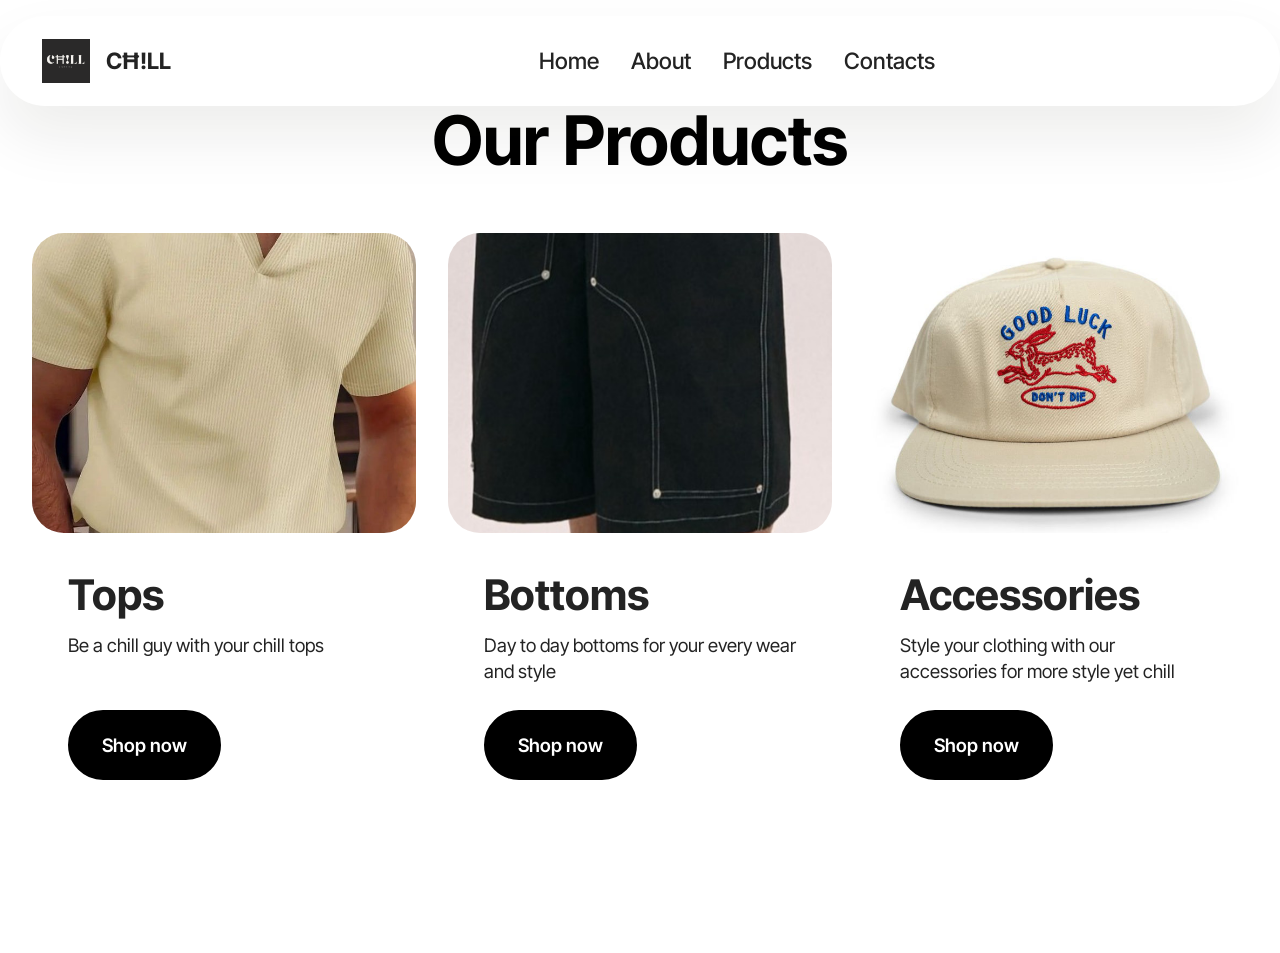
<file: page3.html>
<!DOCTYPE html>
<html  >
<head>
  <!-- Site made with Mobirise Website Builder v6.1.4, https://mobirise.com -->
  <meta charset="UTF-8">
  <meta http-equiv="X-UA-Compatible" content="IE=edge">
  <meta name="generator" content="Mobirise v6.1.4, mobirise.com">
  <meta name="viewport" content="width=device-width, initial-scale=1, minimum-scale=1">
  <link rel="shortcut icon" href="assets/images/screenshot202025-10-0620at201.42.28e280afpm-89x83.png" type="image/x-icon">
  <meta name="description" content="">
  
  
  <title>products</title>
  <link rel="stylesheet" href="assets/web/assets/mobirise-icons2/mobirise2.css">
  <link rel="stylesheet" href="assets/bootstrap/css/bootstrap.min.css">
  <link rel="stylesheet" href="assets/animatecss/animate.css">
  <link rel="stylesheet" href="assets/dropdown/css/style.css">
  <link rel="stylesheet" href="assets/theme/css/style.css">
  <link rel="preload" href="https://fonts.googleapis.com/css?family=Inter+Tight:100,200,300,400,500,600,700,800,900,100i,200i,300i,400i,500i,600i,700i,800i,900i&display=swap" as="style" onload="this.onload=null;this.rel='stylesheet'">
  <noscript><link rel="stylesheet" href="https://fonts.googleapis.com/css?family=Inter+Tight:100,200,300,400,500,600,700,800,900,100i,200i,300i,400i,500i,600i,700i,800i,900i&display=swap"></noscript>
  <link rel="preload" as="style" href="assets/mobirise/css/mbr-additional.css?v=KGfRjT"><link rel="stylesheet" href="assets/mobirise/css/mbr-additional.css?v=KGfRjT" type="text/css">

  
  
  
</head>
<body>
  
  <section data-bs-version="5.1" class="menu menu2 cid-uZ0h6Huro3" once="menu" id="menu02-2i">
	

	<nav class="navbar navbar-dropdown navbar-fixed-top navbar-expand-lg">
		<div class="container">
			<div class="navbar-brand">
				<span class="navbar-logo">
					<a href="https://mobirise.com">
						<img src="assets/images/screenshot202025-10-0620at201.42.28e280afpm-89x83.png" alt="Mobirise Website Builder" style="height: 2.8rem;">
					</a>
				</span>
				<span class="navbar-caption-wrap"><a class="navbar-caption text-black text-primary display-4" href="index.html#header05-1">CĦ!LL</a></span>
			</div>
			<button class="navbar-toggler" type="button" data-toggle="collapse" data-bs-toggle="collapse" data-target="#navbarSupportedContent" data-bs-target="#navbarSupportedContent" aria-controls="navbarNavAltMarkup" aria-expanded="false" aria-label="Toggle navigation">
				<div class="hamburger">
					<span></span>
					<span></span>
					<span></span>
					<span></span>
				</div>
			</button>
			<div class="collapse navbar-collapse" id="navbarSupportedContent">
				<ul class="navbar-nav nav-dropdown nav-right" data-app-modern-menu="true"><li class="nav-item">
						<a class="nav-link link text-black text-primary display-4" href="page2.html">Home</a>
					</li>
					<li class="nav-item">
						<a class="nav-link link text-black text-primary display-4" href="page1.html" aria-expanded="false">About</a>
					</li><li class="nav-item"><a class="nav-link link text-black text-primary display-4" href="page3.html">Products</a></li>
					<li class="nav-item">
						<a class="nav-link link text-black text-primary display-4" href="page4.html">Contacts</a>
					</li></ul>
				
				
			</div>
		</div>
	</nav>
</section>

<section data-bs-version="5.1" class="features4 start cid-uZ0h6InQiy" id="features04-2k">
	
	
	<div class="container">
		<div class="row justify-content-center">
			<div class="col-12 content-head">
				<div class="mbr-section-head mb-5">
					<h4 class="mbr-section-title mbr-fonts-style align-center mb-0 display-2">
						<strong>Our Products</strong>
					</h4>
					
					
				</div>
			</div>
		</div>
		<div class="row">
			<div class="item features-image col-12 col-md-6 col-lg-4">
				<div class="item-wrapper">
					<div class="item-img">
						<img src="assets/images/mans20tops-712x950.jpeg" alt="Mobirise Website Builder">
					</div>
					<div class="item-content">
						<h5 class="item-title mbr-fonts-style display-5"><strong>Tops</strong></h5>
						<p class="mbr-text mbr-fonts-style display-7">Be a chill guy with your chill tops</p>
						<div class="mbr-section-btn item-footer"><a href="" class="btn item-btn btn-primary display-7">Shop now</a></div>
					</div>

				</div>
			</div>
			<div class="item features-image col-12 col-md-6 col-lg-4">
				<div class="item-wrapper">
					<div class="item-img">
						<img src="assets/images/men20bottomssss-712x949.jpeg" alt="Mobirise Website Builder">
					</div>
					<div class="item-content">
						<h5 class="item-title mbr-fonts-style display-5"><strong>Bottoms</strong></h5>
						<p class="mbr-text mbr-fonts-style display-7">Day to day bottoms for your every wear and style</p>
						<div class="mbr-section-btn item-footer"><a href="" class="btn item-btn btn-primary display-7">Shop now</a></div>
					</div>
				</div>
			</div>
			<div class="item features-image col-12 col-md-6 col-lg-4">
				<div class="item-wrapper">
					<div class="item-img">
						<img src="assets/images/mens20accessories-712x997.jpg" alt="Mobirise Website Builder">
					</div>
					<div class="item-content">
						<h5 class="item-title mbr-fonts-style display-5"><strong>Accessories</strong></h5>
						<p class="mbr-text mbr-fonts-style display-7">Style your clothing with our accessories for more style yet chill</p>
						<div class="mbr-section-btn item-footer"><a href="" class="btn item-btn btn-primary display-7">Shop now</a></div>
					</div>
				</div>
			</div>
		</div>
	</div>
</section>
  
  
  <input name="animation" type="hidden">
  </body>
</html>
</file>
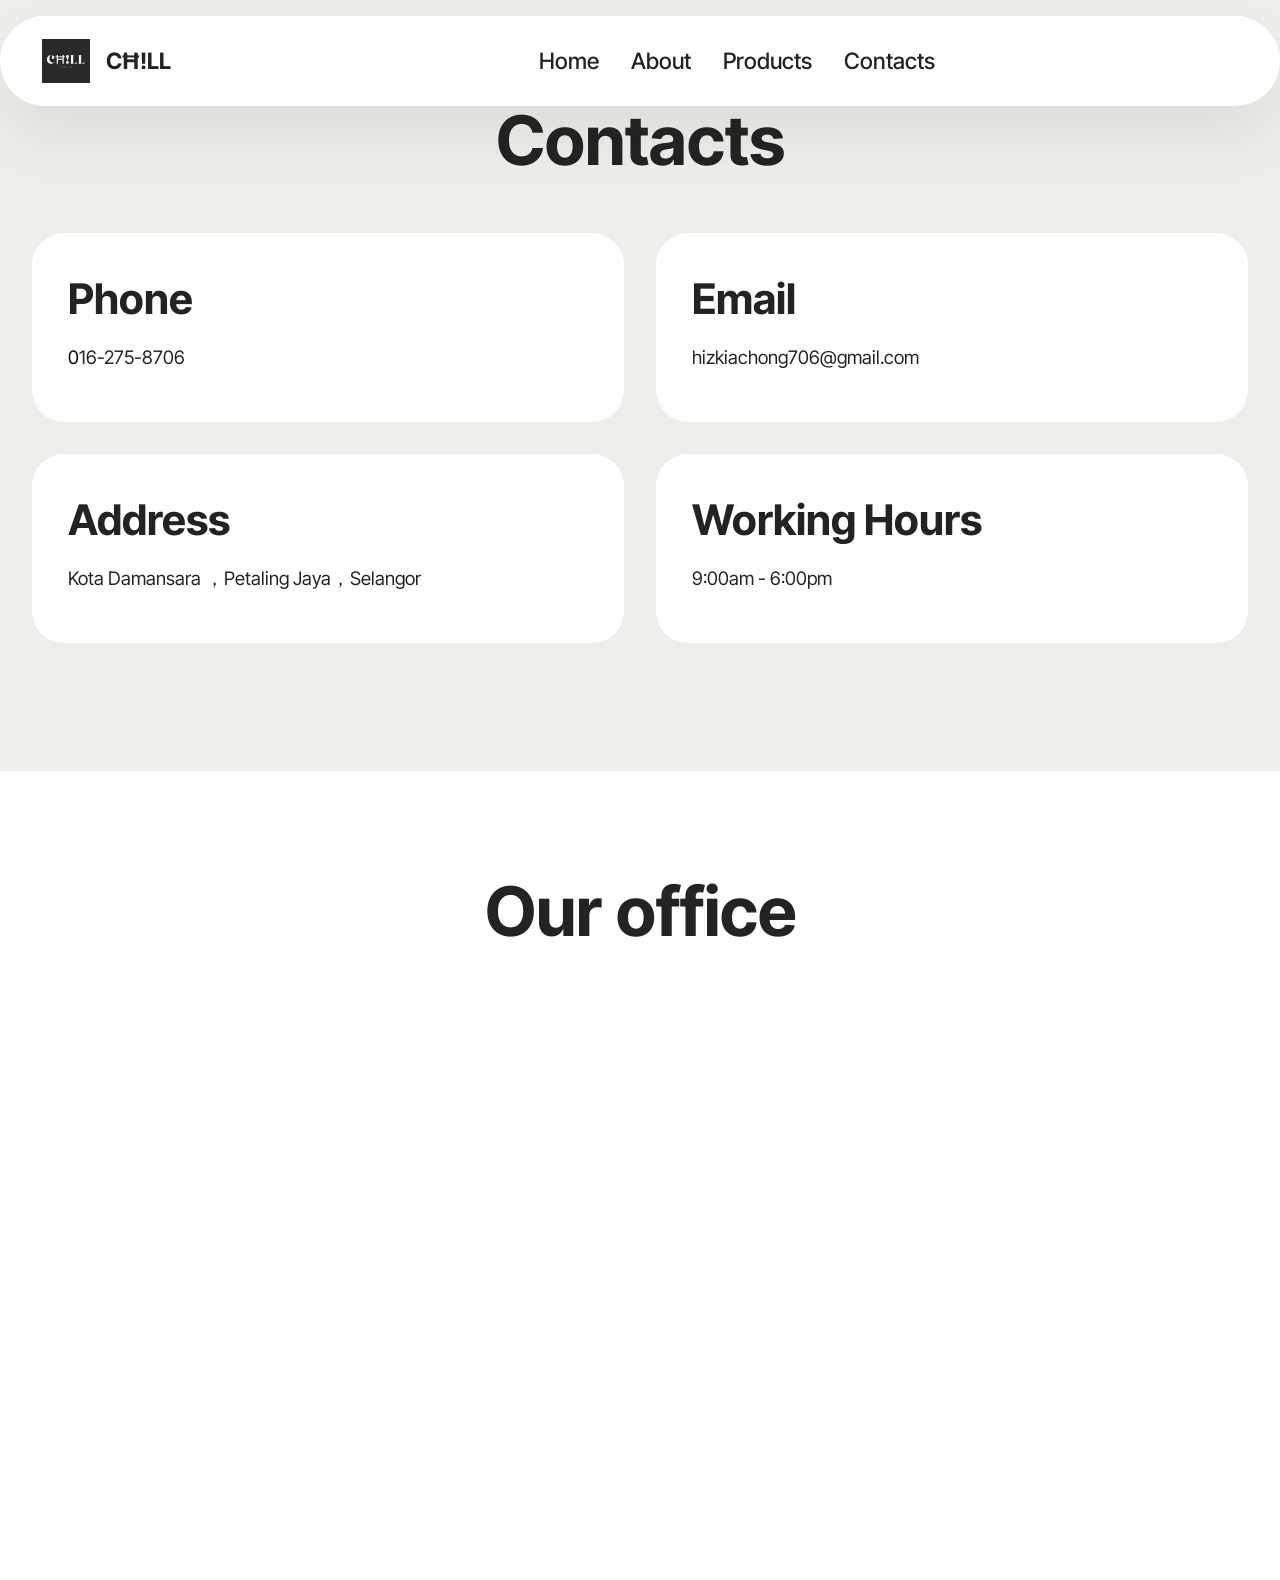
<file: page4.html>
<!DOCTYPE html>
<html  >
<head>
  <!-- Site made with Mobirise Website Builder v6.1.4, https://mobirise.com -->
  <meta charset="UTF-8">
  <meta http-equiv="X-UA-Compatible" content="IE=edge">
  <meta name="generator" content="Mobirise v6.1.4, mobirise.com">
  <meta name="viewport" content="width=device-width, initial-scale=1, minimum-scale=1">
  <link rel="shortcut icon" href="assets/images/screenshot202025-10-0620at201.42.28e280afpm-89x83.png" type="image/x-icon">
  <meta name="description" content="">
  
  
  <title>Contacts</title>
  <link rel="stylesheet" href="assets/web/assets/mobirise-icons2/mobirise2.css">
  <link rel="stylesheet" href="assets/bootstrap/css/bootstrap.min.css">
  <link rel="stylesheet" href="assets/animatecss/animate.css">
  <link rel="stylesheet" href="assets/dropdown/css/style.css">
  <link rel="stylesheet" href="assets/theme/css/style.css">
  <link rel="preload" href="https://fonts.googleapis.com/css?family=Inter+Tight:100,200,300,400,500,600,700,800,900,100i,200i,300i,400i,500i,600i,700i,800i,900i&display=swap" as="style" onload="this.onload=null;this.rel='stylesheet'">
  <noscript><link rel="stylesheet" href="https://fonts.googleapis.com/css?family=Inter+Tight:100,200,300,400,500,600,700,800,900,100i,200i,300i,400i,500i,600i,700i,800i,900i&display=swap"></noscript>
  <link rel="preload" as="style" href="assets/mobirise/css/mbr-additional.css?v=wUHqak"><link rel="stylesheet" href="assets/mobirise/css/mbr-additional.css?v=wUHqak" type="text/css">

  
  
  
</head>
<body>
  
  <section data-bs-version="5.1" class="menu menu2 cid-uZ0jRYE06W" once="menu" id="menu02-2x">
	

	<nav class="navbar navbar-dropdown navbar-fixed-top navbar-expand-lg">
		<div class="container">
			<div class="navbar-brand">
				<span class="navbar-logo">
					<a href="https://mobirise.com">
						<img src="assets/images/screenshot202025-10-0620at201.42.28e280afpm-89x83.png" alt="Mobirise Website Builder" style="height: 2.8rem;">
					</a>
				</span>
				<span class="navbar-caption-wrap"><a class="navbar-caption text-black text-primary display-4" href="index.html#header05-1">CĦ!LL</a></span>
			</div>
			<button class="navbar-toggler" type="button" data-toggle="collapse" data-bs-toggle="collapse" data-target="#navbarSupportedContent" data-bs-target="#navbarSupportedContent" aria-controls="navbarNavAltMarkup" aria-expanded="false" aria-label="Toggle navigation">
				<div class="hamburger">
					<span></span>
					<span></span>
					<span></span>
					<span></span>
				</div>
			</button>
			<div class="collapse navbar-collapse" id="navbarSupportedContent">
				<ul class="navbar-nav nav-dropdown nav-right" data-app-modern-menu="true"><li class="nav-item">
						<a class="nav-link link text-black text-primary display-4" href="page2.html">Home</a>
					</li>
					<li class="nav-item">
						<a class="nav-link link text-black text-primary display-4" href="page1.html" aria-expanded="false">About</a>
					</li><li class="nav-item"><a class="nav-link link text-black text-primary display-4" href="page3.html">Products</a></li>
					<li class="nav-item">
						<a class="nav-link link text-black text-primary display-4" href="page4.html">Contacts</a>
					</li></ul>
				
				
			</div>
		</div>
	</nav>
</section>

<section data-bs-version="5.1" class="contacts01 cid-uZ0jS031qE" id="contacts01-31">
    

    
    
    <div class="container">
        <div class="row justify-content-center">
            <div class="col-12 content-head">
                <div class="mbr-section-head mb-5">
                    <h3 class="mbr-section-title mbr-fonts-style align-center mb-0 display-2">
                        <strong>Contacts</strong>
                    </h3>
                    
                </div>
            </div>
        </div>
        <div class="row">
            <div class="item features-without-image col-12 col-md-6 active">
                <div class="item-wrapper">
                    <div class="text-wrapper">
                        <h6 class="card-title mbr-fonts-style mb-3 display-5">
                            <strong>Phone</strong>
                        </h6>
                        <p class="mbr-text mbr-fonts-style display-7">
                            <a href="tel:+12345678910" class="text-primary">0</a>16-275-8706</p>
                    </div>
                </div>
            </div>
            <div class="item features-without-image col-12 col-md-6">
                <div class="item-wrapper">
                    <div class="text-wrapper">
                        <h6 class="card-title mbr-fonts-style mb-3 display-5">
                            <strong>Email</strong>
                        </h6>
                        <p class="mbr-text mbr-fonts-style display-7">hizkiachong706@gmail.com</p>
                    </div>
                </div>
            </div>
            <div class="item features-without-image col-12 col-md-6">
                <div class="item-wrapper">
                    <div class="text-wrapper">
                        <h6 class="card-title mbr-fonts-style mb-3 display-5">
                            <strong>Address</strong>
                        </h6>
                        <p class="mbr-text mbr-fonts-style display-7">Kota Damansara ，Petaling Jaya，Selangor</p>
                    </div>
                </div>
            </div>
            <div class="item features-without-image col-12 col-md-6">
                <div class="item-wrapper">
                    <div class="text-wrapper">
                        <h6 class="card-title mbr-fonts-style mb-3 display-5">
                            <strong>Working Hours</strong>
                        </h6>
                        <p class="mbr-text mbr-fonts-style display-7">
                            9:00am - 6:00pm</p>
                    </div>
                </div>
            </div>
        </div>
    </div>
</section>

<section data-bs-version="5.1" class="map1 cid-uZ0k4CSnf5" id="map01-37">
	
	
	
	<div class="container">
		<div class="row justify-content-center">
			<div class="col-12 content-head">
				<div class="mbr-section-head mb-5">
					<h3 class="mbr-section-title mbr-fonts-style align-center mb-0 display-2">
						<strong>Our office</strong>
					</h3>
					
				</div>
			</div>
		</div>
		<div class="google-map"><iframe frameborder="0" style="border:0" src="https://www.google.com/maps/embed?pb=!1m18!1m12!1m3!1d31869.471063913406!2d101.56499687584996!3d3.177635644947261!2m3!1f0!2f0!3f0!3m2!1i1024!2i768!4f13.1!3m3!1m2!1s0x31cc4f6e9ea4f81f%3A0xfacdcd0edbca1a62!2sKota%20Damansara%2C%20Petaling%20Jaya%2C%20Selangor!5e0!3m2!1sen!2smy!4v1759895625749!5m2!1sen!2smy" allowfullscreen=""></iframe></div>
	</div>
</section>
  
  
  <input name="animation" type="hidden">
  </body>
</html>
</file>
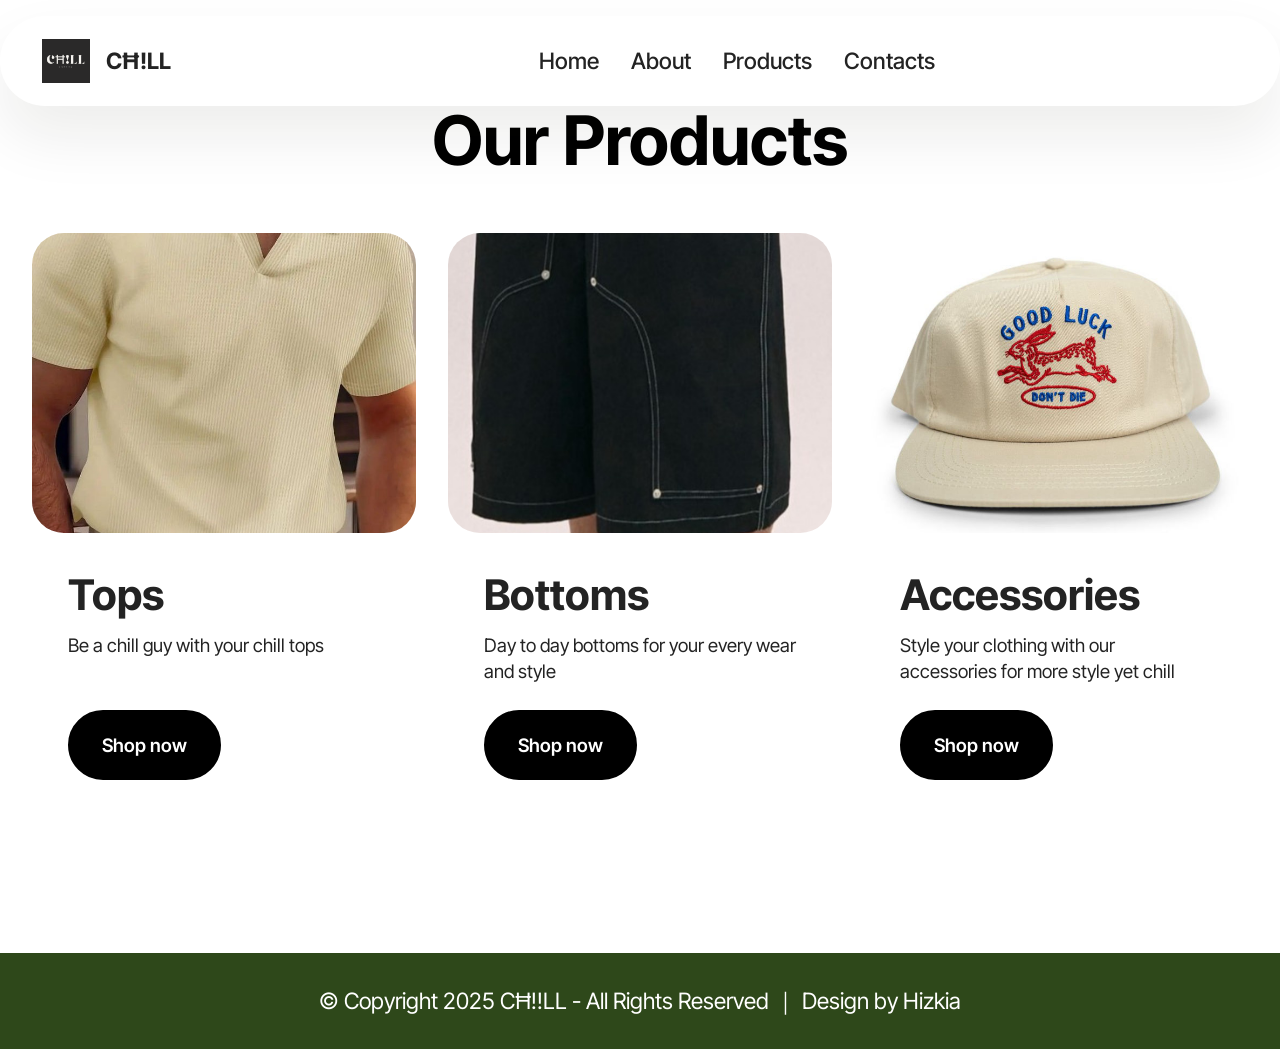
<file: products.html>
<!DOCTYPE html>
<html  >
<head>
  <!-- Site made with Mobirise Website Builder v6.1.4, https://mobirise.com -->
  <meta charset="UTF-8">
  <meta http-equiv="X-UA-Compatible" content="IE=edge">
  <meta name="generator" content="Mobirise v6.1.4, mobirise.com">
  <meta name="twitter:card" content="summary_large_image"/>
  <meta name="twitter:image:src" content="assets/images/products-meta.jpg">
  <meta property="og:image" content="assets/images/products-meta.jpg">
  <meta name="twitter:title" content="Products">
  <meta name="viewport" content="width=device-width, initial-scale=1, minimum-scale=1">
  <link rel="shortcut icon" href="assets/images/screenshot202025-10-0620at201.42.28e280afpm-89x83.png" type="image/x-icon">
  <meta name="description" content="Tops ，Bottoms，Accessories">
  
  
  <title>Products</title>
  <link rel="stylesheet" href="assets/web/assets/mobirise-icons2/mobirise2.css">
  <link rel="stylesheet" href="assets/bootstrap/css/bootstrap.min.css">
  <link rel="stylesheet" href="assets/animatecss/animate.css">
  <link rel="stylesheet" href="assets/dropdown/css/style.css">
  <link rel="stylesheet" href="assets/theme/css/style.css">
  <link rel="preload" href="https://fonts.googleapis.com/css?family=Inter+Tight:100,200,300,400,500,600,700,800,900,100i,200i,300i,400i,500i,600i,700i,800i,900i&display=swap" as="style" onload="this.onload=null;this.rel='stylesheet'">
  <noscript><link rel="stylesheet" href="https://fonts.googleapis.com/css?family=Inter+Tight:100,200,300,400,500,600,700,800,900,100i,200i,300i,400i,500i,600i,700i,800i,900i&display=swap"></noscript>
  <link rel="preload" as="style" href="assets/mobirise/css/mbr-additional.css?v=F9z49g"><link rel="stylesheet" href="assets/mobirise/css/mbr-additional.css?v=F9z49g" type="text/css">

  
  
  
</head>
<body>
  
  <section data-bs-version="5.1" class="menu menu2 cid-uZ0h6Huro3" once="menu" id="menu02-2i">
	

	<nav class="navbar navbar-dropdown navbar-fixed-top navbar-expand-lg">
		<div class="container">
			<div class="navbar-brand">
				<span class="navbar-logo">
					<a href="index.html">
						<img src="assets/images/screenshot202025-10-0620at201.42.28e280afpm-89x83.png" alt="Mobirise Website Builder" style="height: 2.8rem;">
					</a>
				</span>
				<span class="navbar-caption-wrap"><a class="navbar-caption text-black text-primary display-4" href="index.html">CĦ!LL</a></span>
			</div>
			<button class="navbar-toggler" type="button" data-toggle="collapse" data-bs-toggle="collapse" data-target="#navbarSupportedContent" data-bs-target="#navbarSupportedContent" aria-controls="navbarNavAltMarkup" aria-expanded="false" aria-label="Toggle navigation">
				<div class="hamburger">
					<span></span>
					<span></span>
					<span></span>
					<span></span>
				</div>
			</button>
			<div class="collapse navbar-collapse" id="navbarSupportedContent">
				<ul class="navbar-nav nav-dropdown nav-right" data-app-modern-menu="true"><li class="nav-item">
						<a class="nav-link link text-black text-primary display-4" href="index.html">Home</a>
					</li>
					<li class="nav-item">
						<a class="nav-link link text-black text-primary display-4" href="aboutus.html" aria-expanded="false">About</a>
					</li><li class="nav-item"><a class="nav-link link text-black text-primary display-4" href="products.html">Products</a></li>
					<li class="nav-item">
						<a class="nav-link link text-black text-primary display-4" href="contacts.html">Contacts</a>
					</li></ul>
				
				
			</div>
		</div>
	</nav>
</section>

<section data-bs-version="5.1" class="features4 start cid-uZ0h6InQiy" id="features04-2k">
	
	
	<div class="container">
		<div class="row justify-content-center">
			<div class="col-12 content-head">
				<div class="mbr-section-head mb-5">
					<h4 class="mbr-section-title mbr-fonts-style align-center mb-0 display-2">
						<strong>Our Products</strong>
					</h4>
					
					
				</div>
			</div>
		</div>
		<div class="row">
			<div class="item features-image col-12 col-md-6 col-lg-4">
				<div class="item-wrapper">
					<div class="item-img">
						<img src="assets/images/mans20tops-712x950.jpeg" alt="Mobirise Website Builder">
					</div>
					<div class="item-content">
						<h5 class="item-title mbr-fonts-style display-5"><strong>Tops</strong></h5>
						<p class="mbr-text mbr-fonts-style display-7">Be a chill guy with your chill tops</p>
						<div class="mbr-section-btn item-footer"><a href="" class="btn item-btn btn-primary display-7">Shop now</a></div>
					</div>

				</div>
			</div>
			<div class="item features-image col-12 col-md-6 col-lg-4">
				<div class="item-wrapper">
					<div class="item-img">
						<img src="assets/images/men20bottomssss-712x949.jpeg" alt="Mobirise Website Builder">
					</div>
					<div class="item-content">
						<h5 class="item-title mbr-fonts-style display-5"><strong>Bottoms</strong></h5>
						<p class="mbr-text mbr-fonts-style display-7">Day to day bottoms for your every wear and style</p>
						<div class="mbr-section-btn item-footer"><a href="" class="btn item-btn btn-primary display-7">Shop now</a></div>
					</div>
				</div>
			</div>
			<div class="item features-image col-12 col-md-6 col-lg-4">
				<div class="item-wrapper">
					<div class="item-img">
						<img src="assets/images/mens20accessories-712x997.jpg" alt="Mobirise Website Builder">
					</div>
					<div class="item-content">
						<h5 class="item-title mbr-fonts-style display-5"><strong>Accessories</strong></h5>
						<p class="mbr-text mbr-fonts-style display-7">Style your clothing with our accessories for more style yet chill</p>
						<div class="mbr-section-btn item-footer"><a href="" class="btn item-btn btn-primary display-7">Shop now</a></div>
					</div>
				</div>
			</div>
		</div>
	</div>
</section>

<section data-bs-version="5.1" class="footer4 cid-uZ0sBGZYHz" once="footers" id="footer04-38">

    

    

    <div class="container">
        <div class="media-container-row align-center mbr-white">
            <div class="col-12">
                <p class="mbr-text mb-0 mbr-fonts-style display-4">
                    © Copyright 2025 CĦ!!LL - All Rights Reserved ｜ Design by Hizkia</p>
            </div>
        </div>
    </div>
</section>
  
  
  <input name="animation" type="hidden">
  </body>
</html>
</file>
<file: assets/web/assets/mobirise-icons2/mobirise2.css>
@font-face {
  font-family: 'Moririse2';
  font-display: swap;
  src:  url('mobirise2.eot?f2bix4');
  src:  url('mobirise2.eot?f2bix4#iefix') format('embedded-opentype'),
    url('mobirise2.ttf?f2bix4') format('truetype'),
    url('mobirise2.woff?f2bix4') format('woff'),
    url('mobirise2.svg?f2bix4#mobirise2') format('svg');
  font-weight: normal;
  font-style: normal;
}

[class^="mobi-"], [class*=" mobi-"] {
  /* use !important to prevent issues with browser extensions that change fonts */
  font-family: 'Moririse2' !important;
  speak: none;
  font-style: normal;
  font-weight: normal;
  font-variant: normal;
  text-transform: none;
  line-height: 1;

  /* Better Font Rendering =========== */
  -webkit-font-smoothing: antialiased;
  -moz-osx-font-smoothing: grayscale;
}

.mobi-mbri-add-submenu:before {
  content: "\e900";
}
.mobi-mbri-alert:before {
  content: "\e901";
}
.mobi-mbri-align-center:before {
  content: "\e902";
}
.mobi-mbri-align-justify:before {
  content: "\e903";
}
.mobi-mbri-align-left:before {
  content: "\e904";
}
.mobi-mbri-align-right:before {
  content: "\e905";
}
.mobi-mbri-android:before {
  content: "\e906";
}
.mobi-mbri-apple:before {
  content: "\e907";
}
.mobi-mbri-arrow-down:before {
  content: "\e908";
}
.mobi-mbri-arrow-next:before {
  content: "\e909";
}
.mobi-mbri-arrow-prev:before {
  content: "\e90a";
}
.mobi-mbri-arrow-up:before {
  content: "\e90b";
}
.mobi-mbri-bold:before {
  content: "\e90c";
}
.mobi-mbri-bookmark:before {
  content: "\e90d";
}
.mobi-mbri-bootstrap:before {
  content: "\e90e";
}
.mobi-mbri-briefcase:before {
  content: "\e90f";
}
.mobi-mbri-browse:before {
  content: "\e910";
}
.mobi-mbri-bulleted-list:before {
  content: "\e911";
}
.mobi-mbri-calendar:before {
  content: "\e912";
}
.mobi-mbri-camera:before {
  content: "\e913";
}
.mobi-mbri-cart-add:before {
  content: "\e914";
}
.mobi-mbri-cart-full:before {
  content: "\e915";
}
.mobi-mbri-cash:before {
  content: "\e916";
}
.mobi-mbri-change-style:before {
  content: "\e917";
}
.mobi-mbri-chat:before {
  content: "\e918";
}
.mobi-mbri-clock:before {
  content: "\e919";
}
.mobi-mbri-close:before {
  content: "\e91a";
}
.mobi-mbri-cloud:before {
  content: "\e91b";
}
.mobi-mbri-code:before {
  content: "\e91c";
}
.mobi-mbri-contact-form:before {
  content: "\e91d";
}
.mobi-mbri-credit-card:before {
  content: "\e91e";
}
.mobi-mbri-cursor-click:before {
  content: "\e91f";
}
.mobi-mbri-cust-feedback:before {
  content: "\e920";
}
.mobi-mbri-database:before {
  content: "\e921";
}
.mobi-mbri-delivery:before {
  content: "\e922";
}
.mobi-mbri-desktop:before {
  content: "\e923";
}
.mobi-mbri-devices:before {
  content: "\e924";
}
.mobi-mbri-down:before {
  content: "\e925";
}
.mobi-mbri-download-2:before {
  content: "\e926";
}
.mobi-mbri-download:before {
  content: "\e927";
}
.mobi-mbri-drag-n-drop-2:before {
  content: "\e928";
}
.mobi-mbri-drag-n-drop:before {
  content: "\e929";
}
.mobi-mbri-edit-2:before {
  content: "\e92a";
}
.mobi-mbri-edit:before {
  content: "\e92b";
}
.mobi-mbri-error:before {
  content: "\e92c";
}
.mobi-mbri-extension:before {
  content: "\e92d";
}
.mobi-mbri-features:before {
  content: "\e92e";
}
.mobi-mbri-file:before {
  content: "\e92f";
}
.mobi-mbri-flag:before {
  content: "\e930";
}
.mobi-mbri-folder:before {
  content: "\e931";
}
.mobi-mbri-gift:before {
  content: "\e932";
}
.mobi-mbri-github:before {
  content: "\e933";
}
.mobi-mbri-globe-2:before {
  content: "\e934";
}
.mobi-mbri-globe:before {
  content: "\e935";
}
.mobi-mbri-growing-chart:before {
  content: "\e936";
}
.mobi-mbri-hearth:before {
  content: "\e937";
}
.mobi-mbri-help:before {
  content: "\e938";
}
.mobi-mbri-home:before {
  content: "\e939";
}
.mobi-mbri-hot-cup:before {
  content: "\e93a";
}
.mobi-mbri-idea:before {
  content: "\e93b";
}
.mobi-mbri-image-gallery:before {
  content: "\e93c";
}
.mobi-mbri-image-slider:before {
  content: "\e93d";
}
.mobi-mbri-info:before {
  content: "\e93e";
}
.mobi-mbri-italic:before {
  content: "\e93f";
}
.mobi-mbri-key:before {
  content: "\e940";
}
.mobi-mbri-laptop:before {
  content: "\e941";
}
.mobi-mbri-layers:before {
  content: "\e942";
}
.mobi-mbri-left-right:before {
  content: "\e943";
}
.mobi-mbri-left:before {
  content: "\e944";
}
.mobi-mbri-letter:before {
  content: "\e945";
}
.mobi-mbri-like:before {
  content: "\e946";
}
.mobi-mbri-link:before {
  content: "\e947";
}
.mobi-mbri-lock:before {
  content: "\e948";
}
.mobi-mbri-login:before {
  content: "\e949";
}
.mobi-mbri-logout:before {
  content: "\e94a";
}
.mobi-mbri-magic-stick:before {
  content: "\e94b";
}
.mobi-mbri-map-pin:before {
  content: "\e94c";
}
.mobi-mbri-menu:before {
  content: "\e94d";
}
.mobi-mbri-mobile-2:before {
  content: "\e94e";
}
.mobi-mbri-mobile-horizontal:before {
  content: "\e94f";
}
.mobi-mbri-mobile:before {
  content: "\e950";
}
.mobi-mbri-mobirise:before {
  content: "\e951";
}
.mobi-mbri-more-horizontal:before {
  content: "\e952";
}
.mobi-mbri-more-vertical:before {
  content: "\e953";
}
.mobi-mbri-music:before {
  content: "\e954";
}
.mobi-mbri-new-file:before {
  content: "\e955";
}
.mobi-mbri-numbered-list:before {
  content: "\e956";
}
.mobi-mbri-opened-folder:before {
  content: "\e957";
}
.mobi-mbri-pages:before {
  content: "\e958";
}
.mobi-mbri-paper-plane:before {
  content: "\e959";
}
.mobi-mbri-paperclip:before {
  content: "\e95a";
}
.mobi-mbri-phone:before {
  content: "\e95b";
}
.mobi-mbri-photo:before {
  content: "\e95c";
}
.mobi-mbri-photos:before {
  content: "\e95d";
}
.mobi-mbri-pin:before {
  content: "\e95e";
}
.mobi-mbri-play:before {
  content: "\e95f";
}
.mobi-mbri-plus:before {
  content: "\e960";
}
.mobi-mbri-preview:before {
  content: "\e961";
}
.mobi-mbri-print:before {
  content: "\e962";
}
.mobi-mbri-protect:before {
  content: "\e963";
}
.mobi-mbri-question:before {
  content: "\e964";
}
.mobi-mbri-quote-left:before {
  content: "\e965";
}
.mobi-mbri-quote-right:before {
  content: "\e966";
}
.mobi-mbri-redo:before {
  content: "\e967";
}
.mobi-mbri-refresh:before {
  content: "\e968";
}
.mobi-mbri-responsive-2:before {
  content: "\e969";
}
.mobi-mbri-responsive:before {
  content: "\e96a";
}
.mobi-mbri-right:before {
  content: "\e96b";
}
.mobi-mbri-rocket:before {
  content: "\e96c";
}
.mobi-mbri-sad-face:before {
  content: "\e96d";
}
.mobi-mbri-sale:before {
  content: "\e96e";
}
.mobi-mbri-save:before {
  content: "\e96f";
}
.mobi-mbri-search:before {
  content: "\e970";
}
.mobi-mbri-setting-2:before {
  content: "\e971";
}
.mobi-mbri-setting-3:before {
  content: "\e972";
}
.mobi-mbri-setting:before {
  content: "\e973";
}
.mobi-mbri-share:before {
  content: "\e974";
}
.mobi-mbri-shopping-bag:before {
  content: "\e975";
}
.mobi-mbri-shopping-basket:before {
  content: "\e976";
}
.mobi-mbri-shopping-cart:before {
  content: "\e977";
}
.mobi-mbri-sites:before {
  content: "\e978";
}
.mobi-mbri-smile-face:before {
  content: "\e979";
}
.mobi-mbri-speed:before {
  content: "\e97a";
}
.mobi-mbri-star:before {
  content: "\e97b";
}
.mobi-mbri-success:before {
  content: "\e97c";
}
.mobi-mbri-sun:before {
  content: "\e97d";
}
.mobi-mbri-sun2:before {
  content: "\e97e";
}
.mobi-mbri-tablet-vertical:before {
  content: "\e97f";
}
.mobi-mbri-tablet:before {
  content: "\e980";
}
.mobi-mbri-target:before {
  content: "\e981";
}
.mobi-mbri-timer:before {
  content: "\e982";
}
.mobi-mbri-to-ftp:before {
  content: "\e983";
}
.mobi-mbri-to-local-drive:before {
  content: "\e984";
}
.mobi-mbri-touch-swipe:before {
  content: "\e985";
}
.mobi-mbri-touch:before {
  content: "\e986";
}
.mobi-mbri-trash:before {
  content: "\e987";
}
.mobi-mbri-underline:before {
  content: "\e988";
}
.mobi-mbri-undo:before {
  content: "\e989";
}
.mobi-mbri-unlink:before {
  content: "\e98a";
}
.mobi-mbri-unlock:before {
  content: "\e98b";
}
.mobi-mbri-up-down:before {
  content: "\e98c";
}
.mobi-mbri-up:before {
  content: "\e98d";
}
.mobi-mbri-update:before {
  content: "\e98e";
}
.mobi-mbri-upload-2:before {
  content: "\e98f";
}
.mobi-mbri-upload:before {
  content: "\e990";
}
.mobi-mbri-user-2:before {
  content: "\e991";
}
.mobi-mbri-user:before {
  content: "\e992";
}
.mobi-mbri-users:before {
  content: "\e993";
}
.mobi-mbri-video-play:before {
  content: "\e994";
}
.mobi-mbri-video:before {
  content: "\e995";
}
.mobi-mbri-watch:before {
  content: "\e996";
}
.mobi-mbri-website-theme-2:before {
  content: "\e997";
}
.mobi-mbri-website-theme:before {
  content: "\e998";
}
.mobi-mbri-wifi:before {
  content: "\e999";
}
.mobi-mbri-windows:before {
  content: "\e99a";
}
.mobi-mbri-zoom-in:before {
  content: "\e99b";
}
.mobi-mbri-zoom-out:before {
  content: "\e99c";
}
</file>
<file: assets/dropdown/css/style.css>
.navbar-dropdown {
  left: 0;
  padding: 0;
  position: absolute;
  right: 0;
  top: 0;
  transition: all 0.45s ease;
  z-index: 1030;
  background: #282828; }
  .navbar-dropdown .navbar-logo {
    margin-right: 0.8rem;
    transition: margin 0.3s ease-in-out;
    vertical-align: middle; }
    .navbar-dropdown .navbar-logo img {
      height: 3.125rem;
      transition: all 0.3s ease-in-out; }
    .navbar-dropdown .navbar-logo.mbr-iconfont {
      font-size: 3.125rem;
      line-height: 3.125rem; }
  .navbar-dropdown .navbar-caption {
    font-weight: 700;
    white-space: normal;
    vertical-align: -4px;
    line-height: 3.125rem !important; }
    .navbar-dropdown .navbar-caption, .navbar-dropdown .navbar-caption:hover {
      color: inherit;
      text-decoration: none; }
  .navbar-dropdown .mbr-iconfont + .navbar-caption {
    vertical-align: -1px; }
  .navbar-dropdown.navbar-fixed-top {
    position: fixed; }
  .navbar-dropdown .navbar-brand span {
    vertical-align: -4px; }
  .navbar-dropdown.bg-color.transparent {
    background: none; }
  .navbar-dropdown.navbar-short .navbar-brand {
    padding: 0.625rem 0; }
    .navbar-dropdown.navbar-short .navbar-brand span {
      vertical-align: -1px; }
  .navbar-dropdown.navbar-short .navbar-caption {
    line-height: 2.375rem !important;
    vertical-align: -2px; }
  .navbar-dropdown.navbar-short .navbar-logo {
    margin-right: 0.5rem; }
    .navbar-dropdown.navbar-short .navbar-logo img {
      height: 2.375rem; }
    .navbar-dropdown.navbar-short .navbar-logo.mbr-iconfont {
      font-size: 2.375rem;
      line-height: 2.375rem; }
  .navbar-dropdown.navbar-short .mbr-table-cell {
    height: 3.625rem; }
  .navbar-dropdown .navbar-close {
    left: 0.6875rem;
    position: fixed;
    top: 0.75rem;
    z-index: 1000; }
  .navbar-dropdown .hamburger-icon {
    content: "";
    display: inline-block;
    vertical-align: middle;
    width: 16px;
    -webkit-box-shadow: 0 -6px 0 1px #282828,0 0 0 1px #282828,0 6px 0 1px #282828;
    -moz-box-shadow: 0 -6px 0 1px #282828,0 0 0 1px #282828,0 6px 0 1px #282828;
    box-shadow: 0 -6px 0 1px #282828,0 0 0 1px #282828,0 6px 0 1px #282828; }

.dropdown-menu .dropdown-toggle[data-toggle="dropdown-submenu"]::after {
  border-bottom: 0.35em solid transparent;
  border-left: 0.35em solid;
  border-right: 0;
  border-top: 0.35em solid transparent;
  margin-left: 0.3rem; }

.dropdown-menu .dropdown-item:focus {
  outline: 0; }

.nav-dropdown {
  font-size: 0.75rem;
  font-weight: 500;
  height: auto !important; }
  .nav-dropdown .nav-btn {
    padding-left: 1rem; }
  .nav-dropdown .link {
    margin: .667em 1.667em;
    font-weight: 500;
    padding: 0;
    transition: color .2s ease-in-out; }
    .nav-dropdown .link.dropdown-toggle {
      margin-right: 2.583em; }
      .nav-dropdown .link.dropdown-toggle::after {
        margin-left: .25rem;
        border-top: 0.35em solid;
        border-right: 0.35em solid transparent;
        border-left: 0.35em solid transparent;
        border-bottom: 0; }
      .nav-dropdown .link.dropdown-toggle[aria-expanded="true"] {
        margin: 0;
        padding: 0.667em 3.263em  0.667em 1.667em; }
  .nav-dropdown .link::after,
  .nav-dropdown .dropdown-item::after {
    color: inherit; }
  .nav-dropdown .btn {
    font-size: 0.75rem;
    font-weight: 700;
    letter-spacing: 0;
    margin-bottom: 0;
    padding-left: 1.25rem;
    padding-right: 1.25rem; }
  .nav-dropdown .dropdown-menu {
    border-radius: 0;
    border: 0;
    left: 0;
    margin: 0;
    padding-bottom: 1.25rem;
    padding-top: 1.25rem;
    position: relative; }
  .nav-dropdown .dropdown-submenu {
    margin-left: 0.125rem;
    top: 0; }
  .nav-dropdown .dropdown-item {
    font-weight: 500;
    line-height: 2;
    padding: 0.3846em 4.615em 0.3846em 1.5385em;
    position: relative;
    transition: color .2s ease-in-out, background-color .2s ease-in-out; }
    .nav-dropdown .dropdown-item::after {
      margin-top: -0.3077em;
      position: absolute;
      right: 1.1538em;
      top: 50%; }
    .nav-dropdown .dropdown-item:focus, .nav-dropdown .dropdown-item:hover {
      background: none; }

@media (max-width: 767px) {
  .nav-dropdown.navbar-toggleable-sm {
    bottom: 0;
    display: none;
    left: 0;
    overflow-x: hidden;
    position: fixed;
    top: 0;
    transform: translateX(-100%);
    -ms-transform: translateX(-100%);
    -webkit-transform: translateX(-100%);
    width: 18.75rem;
    z-index: 999; } }
.nav-dropdown.navbar-toggleable-xl {
  bottom: 0;
  display: none;
  left: 0;
  overflow-x: hidden;
  position: fixed;
  top: 0;
  transform: translateX(-100%);
  -ms-transform: translateX(-100%);
  -webkit-transform: translateX(-100%);
  width: 18.75rem;
  z-index: 999; }

.nav-dropdown-sm {
  display: block !important;
  overflow-x: hidden;
  overflow: auto;
  padding-top: 3.875rem; }
  .nav-dropdown-sm::after {
    content: "";
    display: block;
    height: 3rem;
    width: 100%; }
  .nav-dropdown-sm.collapse.in ~ .navbar-close {
    display: block !important; }
  .nav-dropdown-sm.collapsing, .nav-dropdown-sm.collapse.in {
    transform: translateX(0);
    -ms-transform: translateX(0);
    -webkit-transform: translateX(0);
    transition: all 0.25s ease-out;
    -webkit-transition: all 0.25s ease-out;
    background: #282828; }
  .nav-dropdown-sm.collapsing[aria-expanded="false"] {
    transform: translateX(-100%);
    -ms-transform: translateX(-100%);
    -webkit-transform: translateX(-100%); }
  .nav-dropdown-sm .nav-item {
    display: block;
    margin-left: 0 !important;
    padding-left: 0; }
  .nav-dropdown-sm .link,
  .nav-dropdown-sm .dropdown-item {
    border-top: 1px dotted rgba(255, 255, 255, 0.1);
    font-size: 0.8125rem;
    line-height: 1.6;
    margin: 0 !important;
    padding: 0.875rem 2.4rem 0.875rem 1.5625rem !important;
    position: relative;
    white-space: normal; }
    .nav-dropdown-sm .link:focus, .nav-dropdown-sm .link:hover,
    .nav-dropdown-sm .dropdown-item:focus,
    .nav-dropdown-sm .dropdown-item:hover {
      background: rgba(0, 0, 0, 0.2) !important;
      color: #c0a375; }
  .nav-dropdown-sm .nav-btn {
    position: relative;
    padding: 1.5625rem 1.5625rem 0 1.5625rem; }
    .nav-dropdown-sm .nav-btn::before {
      border-top: 1px dotted rgba(255, 255, 255, 0.1);
      content: "";
      left: 0;
      position: absolute;
      top: 0;
      width: 100%; }
    .nav-dropdown-sm .nav-btn + .nav-btn {
      padding-top: 0.625rem; }
      .nav-dropdown-sm .nav-btn + .nav-btn::before {
        display: none; }
  .nav-dropdown-sm .btn {
    padding: 0.625rem 0; }
  .nav-dropdown-sm .dropdown-toggle[data-toggle="dropdown-submenu"]::after {
    margin-left: .25rem;
    border-top: 0.35em solid;
    border-right: 0.35em solid transparent;
    border-left: 0.35em solid transparent;
    border-bottom: 0; }
  .nav-dropdown-sm .dropdown-toggle[data-toggle="dropdown-submenu"][aria-expanded="true"]::after {
    border-top: 0;
    border-right: 0.35em solid transparent;
    border-left: 0.35em solid transparent;
    border-bottom: 0.35em solid; }
  .nav-dropdown-sm .dropdown-menu {
    margin: 0;
    padding: 0;
    position: relative;
    top: 0;
    left: 0;
    width: 100%;
    border: 0;
    float: none;
    border-radius: 0;
    background: none; }
  .nav-dropdown-sm .dropdown-submenu {
    left: 100%;
    margin-left: 0.125rem;
    margin-top: -1.25rem;
    top: 0; }

.navbar-toggleable-sm .nav-dropdown .dropdown-menu {
  position: absolute; }

.navbar-toggleable-sm .nav-dropdown .dropdown-submenu {
  left: 100%;
  margin-left: 0.125rem;
  margin-top: -1.25rem;
  top: 0; }

.navbar-toggleable-sm.opened .nav-dropdown .dropdown-menu {
  position: relative; }

.navbar-toggleable-sm.opened .nav-dropdown .dropdown-submenu {
  left: 0;
  margin-left: 00rem;
  margin-top: 0rem;
  top: 0; }

.is-builder .nav-dropdown.collapsing {
  transition: none !important; }
</file>
<file: assets/theme/css/style.css>
@charset "UTF-8";
section {
  background-color: #ffffff;
}

body {
  font-style: normal;
  line-height: 1.5;
  font-weight: 400;
  color: #232323;
  position: relative;
}

button {
  background-color: transparent;
  border-color: transparent;
}

.embla__button,
.carousel-control {
  background-color: #edefea !important;
  opacity: 0.8 !important;
  color: #464845 !important;
  border-color: #edefea !important;
}

.carousel .close,
.modalWindow .close {
  background-color: #edefea !important;
  color: #464845 !important;
  border-color: #edefea !important;
  opacity: 0.8 !important;
}

.carousel .close:hover,
.modalWindow .close:hover {
  opacity: 1 !important;
}

.carousel-indicators li {
  background-color: #edefea !important;
  border: 2px solid #464845 !important;
}

.carousel-indicators li:hover,
.carousel-indicators li:active {
  opacity: 0.8 !important;
}

.embla__button:hover,
.carousel-control:hover {
  background-color: #edefea !important;
  opacity: 1 !important;
}

.modalWindow-video-container {
  height: 80%;
}

section,
.container,
.container-fluid {
  position: relative;
  word-wrap: break-word;
}

a.mbr-iconfont:hover {
  text-decoration: none;
}

.article .lead p,
.article .lead ul,
.article .lead ol,
.article .lead pre,
.article .lead blockquote {
  margin-bottom: 0;
}

a {
  font-style: normal;
  font-weight: 400;
  cursor: pointer;
}
a, a:hover {
  text-decoration: none;
}

.mbr-section-title {
  font-style: normal;
  line-height: 1.3;
}

.mbr-section-subtitle {
  line-height: 1.3;
}

.mbr-text {
  font-style: normal;
  line-height: 1.7;
}

h1,
h2,
h3,
h4,
h5,
h6,
.display-1,
.display-2,
.display-4,
.display-5,
.display-7,
span,
p,
a {
  line-height: 1;
  word-break: break-word;
  word-wrap: break-word;
  font-weight: 400;
}

b,
strong {
  font-weight: bold;
}

input:-webkit-autofill, input:-webkit-autofill:hover, input:-webkit-autofill:focus, input:-webkit-autofill:active {
  transition-delay: 9999s;
  -webkit-transition-property: background-color, color;
  transition-property: background-color, color;
}

textarea[type=hidden] {
  display: none;
}

section {
  background-position: 50% 50%;
  background-repeat: no-repeat;
  background-size: cover;
}
section .mbr-background-video,
section .mbr-background-video-preview {
  position: absolute;
  bottom: 0;
  left: 0;
  right: 0;
  top: 0;
}

.hidden {
  visibility: hidden;
}

.mbr-z-index20 {
  z-index: 20;
}

/*! Base colors */
.mbr-white {
  color: #ffffff;
}

.mbr-black {
  color: #111111;
}

.mbr-bg-white {
  background-color: #ffffff;
}

.mbr-bg-black {
  background-color: #000000;
}

/*! Text-aligns */
.align-left {
  text-align: left;
}

.align-center {
  text-align: center;
}

.align-right {
  text-align: right;
}

/*! Font-weight  */
.mbr-light {
  font-weight: 300;
}

.mbr-regular {
  font-weight: 400;
}

.mbr-semibold {
  font-weight: 500;
}

.mbr-bold {
  font-weight: 700;
}

/*! Media  */
.media-content {
  flex-basis: 100%;
}

.media-container-row {
  display: flex;
  flex-direction: row;
  flex-wrap: wrap;
  justify-content: center;
  align-content: center;
  align-items: start;
}
.media-container-row .media-size-item {
  width: 400px;
}

.media-container-column {
  display: flex;
  flex-direction: column;
  flex-wrap: wrap;
  justify-content: center;
  align-content: center;
  align-items: stretch;
}
.media-container-column > * {
  width: 100%;
}

@media (min-width: 992px) {
  .media-container-row {
    flex-wrap: nowrap;
  }
}
figure {
  margin-bottom: 0;
  overflow: hidden;
}

figure[mbr-media-size] {
  transition: width 0.1s;
}

img,
iframe {
  display: block;
  width: 100%;
}

.card {
  background-color: transparent;
  border: none;
}

.card-box {
  width: 100%;
}

.card-img {
  text-align: center;
  flex-shrink: 0;
  -webkit-flex-shrink: 0;
}

.media {
  max-width: 100%;
  margin: 0 auto;
}

.mbr-figure {
  align-self: center;
}

.media-container > div {
  max-width: 100%;
}

.mbr-figure img,
.card-img img {
  width: 100%;
}

@media (max-width: 991px) {
  .media-size-item {
    width: auto !important;
  }
  .media {
    width: auto;
  }
  .mbr-figure {
    width: 100% !important;
  }
}
/*! Buttons */
.mbr-section-btn {
  margin-left: -0.6rem;
  margin-right: -0.6rem;
  font-size: 0;
}

.btn {
  font-weight: 600;
  border-width: 1px;
  font-style: normal;
  margin: 0.6rem 0.6rem;
  white-space: normal;
  transition: all 0.2s ease-in-out;
  display: inline-flex;
  align-items: center;
  justify-content: center;
  word-break: break-word;
}

.btn-sm {
  font-weight: 600;
  letter-spacing: 0px;
  transition: all 0.3s ease-in-out;
}

.btn-md {
  font-weight: 600;
  letter-spacing: 0px;
  transition: all 0.3s ease-in-out;
}

.btn-lg {
  font-weight: 600;
  letter-spacing: 0px;
  transition: all 0.3s ease-in-out;
}

.btn-form {
  margin: 0;
}
.btn-form:hover {
  cursor: pointer;
}

nav .mbr-section-btn {
  margin-left: 0rem;
  margin-right: 0rem;
}

/*! Btn icon margin */
.btn .mbr-iconfont,
.btn.btn-sm .mbr-iconfont {
  order: 1;
  cursor: pointer;
  margin-left: 0.5rem;
  vertical-align: sub;
}

.btn.btn-md .mbr-iconfont,
.btn.btn-md .mbr-iconfont {
  margin-left: 0.8rem;
}

.mbr-regular {
  font-weight: 400;
}

.mbr-semibold {
  font-weight: 500;
}

.mbr-bold {
  font-weight: 700;
}

[type=submit] {
  -webkit-appearance: none;
}

/*! Full-screen */
.mbr-fullscreen .mbr-overlay {
  min-height: 100vh;
}

.mbr-fullscreen {
  display: flex;
  display: -moz-flex;
  display: -ms-flex;
  display: -o-flex;
  align-items: center;
  min-height: 100vh;
  padding-top: 3rem;
  padding-bottom: 3rem;
}

/*! Map */
.map {
  height: 25rem;
  position: relative;
}
.map iframe {
  width: 100%;
  height: 100%;
}

/*! Scroll to top arrow */
.mbr-arrow-up {
  bottom: 25px;
  right: 90px;
  position: fixed;
  text-align: right;
  z-index: 5000;
  color: #ffffff;
  font-size: 22px;
}

.mbr-arrow-up a {
  background: rgba(0, 0, 0, 0.2);
  border-radius: 50%;
  color: #fff;
  display: inline-block;
  height: 60px;
  width: 60px;
  border: 2px solid #fff;
  outline-style: none !important;
  position: relative;
  text-decoration: none;
  transition: all 0.3s ease-in-out;
  cursor: pointer;
  text-align: center;
}
.mbr-arrow-up a:hover {
  background-color: rgba(0, 0, 0, 0.4);
}
.mbr-arrow-up a i {
  line-height: 60px;
}

.mbr-arrow-up-icon {
  display: block;
  color: #fff;
}

.mbr-arrow-up-icon::before {
  content: "›";
  display: inline-block;
  font-family: serif;
  font-size: 22px;
  line-height: 1;
  font-style: normal;
  position: relative;
  top: 6px;
  left: -4px;
  transform: rotate(-90deg);
}

/*! Arrow Down */
.mbr-arrow {
  position: absolute;
  bottom: 45px;
  left: 50%;
  width: 60px;
  height: 60px;
  cursor: pointer;
  background-color: rgba(80, 80, 80, 0.5);
  border-radius: 50%;
  transform: translateX(-50%);
}
@media (max-width: 767px) {
  .mbr-arrow {
    display: none;
  }
}
.mbr-arrow > a {
  display: inline-block;
  text-decoration: none;
  outline-style: none;
  animation: arrowdown 1.7s ease-in-out infinite;
  color: #ffffff;
}
.mbr-arrow > a > i {
  position: absolute;
  top: -2px;
  left: 15px;
  font-size: 2rem;
}

#scrollToTop a i::before {
  content: "";
  position: absolute;
  display: block;
  border-bottom: 2.5px solid #fff;
  border-left: 2.5px solid #fff;
  width: 27.8%;
  height: 27.8%;
  left: 50%;
  top: 51%;
  transform: translateY(-30%) translateX(-50%) rotate(135deg);
}

@keyframes arrowdown {
  0% {
    transform: translateY(0px);
  }
  50% {
    transform: translateY(-5px);
  }
  100% {
    transform: translateY(0px);
  }
}
@media (max-width: 500px) {
  .mbr-arrow-up {
    left: 0;
    right: 0;
    text-align: center;
  }
}
/*Gradients animation*/
@keyframes gradient-animation {
  from {
    background-position: 0% 100%;
    animation-timing-function: ease-in-out;
  }
  to {
    background-position: 100% 0%;
    animation-timing-function: ease-in-out;
  }
}
.bg-gradient {
  background-size: 200% 200%;
  animation: gradient-animation 5s infinite alternate;
  -webkit-animation: gradient-animation 5s infinite alternate;
}

.menu .navbar-brand {
  display: -webkit-flex;
}
.menu .navbar-brand span {
  display: flex;
  display: -webkit-flex;
}
.menu .navbar-brand .navbar-caption-wrap {
  display: -webkit-flex;
}
.menu .navbar-brand .navbar-logo img {
  display: -webkit-flex;
  width: auto;
}
@media (min-width: 768px) and (max-width: 991px) {
  .menu .navbar-toggleable-sm .navbar-nav {
    display: -ms-flexbox;
  }
}
@media (max-width: 991px) {
  .menu .navbar-collapse {
    max-height: 93.5vh;
  }
  .menu .navbar-collapse.show {
    overflow: auto;
  }
}
@media (min-width: 992px) {
  .menu .navbar-nav.nav-dropdown {
    display: -webkit-flex;
  }
  .menu .navbar-toggleable-sm .navbar-collapse {
    display: -webkit-flex !important;
  }
  .menu .collapsed .navbar-collapse {
    max-height: 93.5vh;
  }
  .menu .collapsed .navbar-collapse.show {
    overflow: auto;
  }
}
@media (max-width: 767px) {
  .menu .navbar-collapse {
    max-height: 80vh;
  }
}

.nav-link .mbr-iconfont {
  margin-right: 0.5rem;
}

.navbar {
  display: -webkit-flex;
  -webkit-flex-wrap: wrap;
  -webkit-align-items: center;
  -webkit-justify-content: space-between;
}

.navbar-collapse {
  -webkit-flex-basis: 100%;
  -webkit-flex-grow: 1;
  -webkit-align-items: center;
}

.nav-dropdown .link {
  padding: 0.667em 1.667em !important;
  margin: 0 !important;
}

.nav {
  display: -webkit-flex;
  -webkit-flex-wrap: wrap;
}

.row {
  display: -webkit-flex;
  -webkit-flex-wrap: wrap;
}

.justify-content-center {
  -webkit-justify-content: center;
}

.form-inline {
  display: -webkit-flex;
}

.card-wrapper {
  -webkit-flex: 1;
}

.carousel-control {
  z-index: 10;
  display: -webkit-flex;
}

.carousel-controls {
  display: -webkit-flex;
}

.media {
  display: -webkit-flex;
}

.form-group:focus {
  outline: none;
}

.jq-selectbox__select {
  padding: 7px 0;
  position: relative;
}

.jq-selectbox__dropdown {
  overflow: hidden;
  border-radius: 10px;
  position: absolute;
  top: 100%;
  left: 0 !important;
  width: 100% !important;
}

.jq-selectbox__trigger-arrow {
  right: 0;
  transform: translateY(-50%);
}

.jq-selectbox li {
  padding: 1.07em 0.5em;
}

input[type=range] {
  padding-left: 0 !important;
  padding-right: 0 !important;
}

.modal-dialog,
.modal-content {
  height: 100%;
}

.modal-dialog .carousel-inner {
  height: calc(100vh - 1.75rem);
}
@media (max-width: 575px) {
  .modal-dialog .carousel-inner {
    height: calc(100vh - 1rem);
  }
}

.carousel-item {
  text-align: center;
}

.carousel-item img {
  margin: auto;
}

.navbar-toggler {
  align-self: flex-start;
  padding: 0.25rem 0.75rem;
  font-size: 1.25rem;
  line-height: 1;
  background: transparent;
  border: 1px solid transparent;
  border-radius: 0.25rem;
}

.navbar-toggler:focus,
.navbar-toggler:hover {
  text-decoration: none;
  box-shadow: none;
}

.navbar-toggler-icon {
  display: inline-block;
  width: 1.5em;
  height: 1.5em;
  vertical-align: middle;
  content: "";
  background: no-repeat center center;
  background-size: 100% 100%;
}

.navbar-toggler-left {
  position: absolute;
  left: 1rem;
}

.navbar-toggler-right {
  position: absolute;
  right: 1rem;
}

.card-img {
  width: auto;
}

.menu .navbar.collapsed:not(.beta-menu) {
  flex-direction: column;
}

.carousel-item.active,
.carousel-item-next,
.carousel-item-prev {
  display: flex;
}

.note-air-layout .dropup .dropdown-menu,
.note-air-layout .navbar-fixed-bottom .dropdown .dropdown-menu {
  bottom: initial !important;
}

html,
body {
  height: auto;
  min-height: 100vh;
}

.dropup .dropdown-toggle::after {
  display: none;
}

.form-asterisk {
  font-family: initial;
  position: absolute;
  top: -2px;
  font-weight: normal;
}

.form-control-label {
  position: relative;
  cursor: pointer;
  margin-bottom: 0.357em;
  padding: 0;
}

.alert {
  color: #ffffff;
  border-radius: 0;
  border: 0;
  font-size: 1.1rem;
  line-height: 1.5;
  margin-bottom: 1.875rem;
  padding: 1.25rem;
  position: relative;
  text-align: center;
}
.alert.alert-form::after {
  background-color: inherit;
  bottom: -7px;
  content: "";
  display: block;
  height: 14px;
  left: 50%;
  margin-left: -7px;
  position: absolute;
  transform: rotate(45deg);
  width: 14px;
}

.form-control {
  background-color: #ffffff;
  background-clip: border-box;
  color: #232323;
  line-height: 1rem !important;
  height: auto;
  padding: 1.2rem 2rem;
  transition: border-color 0.25s ease 0s;
  border: 1px solid transparent !important;
  border-radius: 4px;
  box-shadow: rgba(0, 0, 0, 0.07) 0px 1px 1px 0px, rgba(0, 0, 0, 0.07) 0px 1px 3px 0px, rgba(0, 0, 0, 0.03) 0px 0px 0px 1px;
}
.form-active .form-control:invalid {
  border-color: red;
}

.row > * {
  padding-right: 1rem;
  padding-left: 1rem;
}

form .row {
  margin-left: -0.6rem;
  margin-right: -0.6rem;
}
form .row [class*=col] {
  padding-left: 0.6rem;
  padding-right: 0.6rem;
}

form .mbr-section-btn {
  padding-left: 0.6rem;
  padding-right: 0.6rem;
}

form .form-check-input {
  margin-top: 0.5;
}

textarea.form-control {
  line-height: 1.5rem !important;
}

.form-group {
  margin-bottom: 1.2rem;
}

.form-control,
form .btn {
  min-height: 48px;
}

.gdpr-block label span.textGDPR input[name=gdpr] {
  top: 7px;
}

.form-control:focus {
  box-shadow: none;
}

:focus {
  outline: none;
}

.mbr-overlay {
  background-color: #000;
  bottom: 0;
  left: 0;
  opacity: 0.5;
  position: absolute;
  right: 0;
  top: 0;
  z-index: 0;
  pointer-events: none;
}

blockquote {
  font-style: italic;
  padding: 3rem;
  font-size: 1.09rem;
  position: relative;
  border-left: 3px solid;
}

ul,
ol,
pre,
blockquote {
  margin-bottom: 2.3125rem;
}

.mt-4 {
  margin-top: 2rem !important;
}

.mb-4 {
  margin-bottom: 2rem !important;
}

.container,
.container-fluid {
  padding-left: 16px;
  padding-right: 16px;
}

.row {
  margin-left: -16px;
  margin-right: -16px;
}
.row > [class*=col] {
  padding-left: 16px;
  padding-right: 16px;
}

@media (min-width: 992px) {
  .container-fluid {
    padding-left: 32px;
    padding-right: 32px;
  }
}
@media (max-width: 991px) {
  .mbr-container {
    padding-left: 16px;
    padding-right: 16px;
  }
}
.app-video-wrapper > img {
  opacity: 1;
}

.app-video-wrapper {
  background: transparent;
}

.item {
  position: relative;
}

.dropdown-menu .dropdown-menu {
  left: 100%;
}

.dropdown-item + .dropdown-menu {
  display: none;
}

.dropdown-item:hover + .dropdown-menu,
.dropdown-menu:hover {
  display: block;
}

@media (min-aspect-ratio: 16/9) {
  .mbr-video-foreground {
    height: 300% !important;
    top: -100% !important;
  }
}
@media (max-aspect-ratio: 16/9) {
  .mbr-video-foreground {
    width: 300% !important;
    left: -100% !important;
  }
}.engine {
	position: absolute;
	text-indent: -2400px;
	text-align: center;
	padding: 0;
	top: 0;
	left: -2400px;
}
</file>
<file: assets/mobirise/css/mbr-additional.css>
.btn {
  border-width: 2px;
}
img,
.card-wrap,
.card-wrapper,
.video-wrapper,
.mbr-figure iframe,
.google-map iframe,
.slide-content,
.plan,
.card,
.item-wrapper {
  border-radius: 2rem !important;
}
.video-wrapper {
  overflow: hidden;
}
body {
  font-family: Inter Tight;
}
.display-1 {
  font-family: 'Inter Tight', sans-serif;
  font-size: 5rem;
  line-height: 1;
}
.display-1 > .mbr-iconfont {
  font-size: 6.25rem;
}
.display-2 {
  font-family: 'Inter Tight', sans-serif;
  font-size: 5rem;
  line-height: 1;
}
.display-2 > .mbr-iconfont {
  font-size: 6.25rem;
}
.display-4 {
  font-family: 'Inter Tight', sans-serif;
  font-size: 1.5rem;
  line-height: 1.5;
}
.display-4 > .mbr-iconfont {
  font-size: 1.875rem;
}
.display-5 {
  font-family: 'Inter Tight', sans-serif;
  font-size: 3rem;
  line-height: 1.5;
}
.display-5 > .mbr-iconfont {
  font-size: 3.75rem;
}
.display-7 {
  font-family: 'Inter Tight', sans-serif;
  font-size: 1.2rem;
  line-height: 1.3;
}
.display-7 > .mbr-iconfont {
  font-size: 1.5rem;
}
/* ---- Fluid typography for mobile devices ---- */
/* 1.4 - font scale ratio ( bootstrap == 1.42857 ) */
/* 100vw - current viewport width */
/* (48 - 20)  48 == 48rem == 768px, 20 == 20rem == 320px(minimal supported viewport) */
/* 0.65 - min scale variable, may vary */
@media (max-width: 992px) {
  .display-1 {
    font-size: 4rem;
  }
}
@media (max-width: 768px) {
  .display-1 {
    font-size: 3.5rem;
    font-size: calc( 2.4rem + (5 - 2.4) * ((100vw - 20rem) / (48 - 20)));
    line-height: calc( 1.1 * (2.4rem + (5 - 2.4) * ((100vw - 20rem) / (48 - 20))));
  }
  .display-2 {
    font-size: 4rem;
    font-size: calc( 2.4rem + (5 - 2.4) * ((100vw - 20rem) / (48 - 20)));
    line-height: calc( 1.3 * (2.4rem + (5 - 2.4) * ((100vw - 20rem) / (48 - 20))));
  }
  .display-4 {
    font-size: 1.2rem;
    font-size: calc( 1.175rem + (1.5 - 1.175) * ((100vw - 20rem) / (48 - 20)));
    line-height: calc( 1.4 * (1.175rem + (1.5 - 1.175) * ((100vw - 20rem) / (48 - 20))));
  }
  .display-5 {
    font-size: 2.4rem;
    font-size: calc( 1.7rem + (3 - 1.7) * ((100vw - 20rem) / (48 - 20)));
    line-height: calc( 1.4 * (1.7rem + (3 - 1.7) * ((100vw - 20rem) / (48 - 20))));
  }
  .display-7 {
    font-size: 0.96rem;
    font-size: calc( 1.07rem + (1.2 - 1.07) * ((100vw - 20rem) / (48 - 20)));
    line-height: calc( 1.4 * (1.07rem + (1.2 - 1.07) * ((100vw - 20rem) / (48 - 20))));
  }
}
@media (min-width: 992px) and (max-width: 1400px) {
  .display-1 {
    font-size: 3.5rem;
    font-size: calc( 2.4rem + (5 - 2.4) * ((100vw - 62rem) / (87 - 62)));
    line-height: calc( 1.1 * (2.4rem + (5 - 2.4) * ((100vw - 62rem) / (87 - 62))));
  }
  .display-2 {
    font-size: 4rem;
    font-size: calc( 2.4rem + (5 - 2.4) * ((100vw - 62rem) / (87 - 62)));
    line-height: calc( 1.3 * (2.4rem + (5 - 2.4) * ((100vw - 62rem) / (87 - 62))));
  }
  .display-4 {
    font-size: 1.2rem;
    font-size: calc( 1.175rem + (1.5 - 1.175) * ((100vw - 62rem) / (87 - 62)));
    line-height: calc( 1.4 * (1.175rem + (1.5 - 1.175) * ((100vw - 62rem) / (87 - 62))));
  }
  .display-5 {
    font-size: 2.4rem;
    font-size: calc( 1.7rem + (3 - 1.7) * ((100vw - 62rem) / (87 - 62)));
    line-height: calc( 1.4 * (1.7rem + (3 - 1.7) * ((100vw - 62rem) / (87 - 62))));
  }
  .display-7 {
    font-size: 0.96rem;
    font-size: calc( 1.07rem + (1.2 - 1.07) * ((100vw - 62rem) / (87 - 62)));
    line-height: calc( 1.4 * (1.07rem + (1.2 - 1.07) * ((100vw - 62rem) / (87 - 62))));
  }
}
/* Buttons */
.btn {
  padding: 1.25rem 2rem;
  border-radius: 4px;
}
@media (max-width: 767px) {
  .btn {
    padding: 0.75rem 1.5rem;
  }
}
.btn-sm {
  padding: 0.6rem 1.2rem;
  border-radius: 4px;
}
.btn-md {
  padding: 0.6rem 1.2rem;
  border-radius: 4px;
}
.btn-lg {
  padding: 1.25rem 2rem;
  border-radius: 4px;
}
.bg-primary {
  background-color: #000000 !important;
}
.bg-success {
  background-color: #2e481a !important;
}
.bg-info {
  background-color: #320707 !important;
}
.bg-warning {
  background-color: #a0e2e1 !important;
}
.bg-danger {
  background-color: #ffffff !important;
}
.btn-primary,
.btn-primary:active {
  background-color: #000000 !important;
  border-color: #000000 !important;
  color: #ffffff !important;
  box-shadow: none;
}
.btn-primary:hover,
.btn-primary:focus,
.btn-primary.focus,
.btn-primary.active {
  color: inherit;
  background-color: #1a1a1a !important;
  border-color: #1a1a1a !important;
  box-shadow: none;
}
.btn-primary.disabled,
.btn-primary:disabled {
  color: #ffffff !important;
  background-color: #1a1a1a !important;
  border-color: #1a1a1a !important;
}
.btn-secondary,
.btn-secondary:active {
  background-color: #ffd7ef !important;
  border-color: #ffd7ef !important;
  color: #d70081 !important;
  box-shadow: none;
}
.btn-secondary:hover,
.btn-secondary:focus,
.btn-secondary.focus,
.btn-secondary.active {
  color: inherit;
  background-color: #ffffff !important;
  border-color: #ffffff !important;
  box-shadow: none;
}
.btn-secondary.disabled,
.btn-secondary:disabled {
  color: #d70081 !important;
  background-color: #ffffff !important;
  border-color: #ffffff !important;
}
.btn-info,
.btn-info:active {
  background-color: #320707 !important;
  border-color: #320707 !important;
  color: #ffffff !important;
  box-shadow: none;
}
.btn-info:hover,
.btn-info:focus,
.btn-info.focus,
.btn-info.active {
  color: inherit;
  background-color: #5f0d0d !important;
  border-color: #5f0d0d !important;
  box-shadow: none;
}
.btn-info.disabled,
.btn-info:disabled {
  color: #ffffff !important;
  background-color: #5f0d0d !important;
  border-color: #5f0d0d !important;
}
.btn-success,
.btn-success:active {
  background-color: #2e481a !important;
  border-color: #2e481a !important;
  color: #ffffff !important;
  box-shadow: none;
}
.btn-success:hover,
.btn-success:focus,
.btn-success.focus,
.btn-success.active {
  color: inherit;
  background-color: #466d28 !important;
  border-color: #466d28 !important;
  box-shadow: none;
}
.btn-success.disabled,
.btn-success:disabled {
  color: #ffffff !important;
  background-color: #466d28 !important;
  border-color: #466d28 !important;
}
.btn-warning,
.btn-warning:active {
  background-color: #a0e2e1 !important;
  border-color: #a0e2e1 !important;
  color: #1f6463 !important;
  box-shadow: none;
}
.btn-warning:hover,
.btn-warning:focus,
.btn-warning.focus,
.btn-warning.active {
  color: inherit;
  background-color: #c7eeed !important;
  border-color: #c7eeed !important;
  box-shadow: none;
}
.btn-warning.disabled,
.btn-warning:disabled {
  color: #1f6463 !important;
  background-color: #c7eeed !important;
  border-color: #c7eeed !important;
}
.btn-danger,
.btn-danger:active {
  background-color: #ffffff !important;
  border-color: #ffffff !important;
  color: #808080 !important;
  box-shadow: none;
}
.btn-danger:hover,
.btn-danger:focus,
.btn-danger.focus,
.btn-danger.active {
  color: inherit;
  background-color: #ffffff !important;
  border-color: #ffffff !important;
  box-shadow: none;
}
.btn-danger.disabled,
.btn-danger:disabled {
  color: #808080 !important;
  background-color: #ffffff !important;
  border-color: #ffffff !important;
}
.btn-white,
.btn-white:active {
  background-color: #eff0ec !important;
  border-color: #eff0ec !important;
  color: #757b62 !important;
  box-shadow: none;
}
.btn-white:hover,
.btn-white:focus,
.btn-white.focus,
.btn-white.active {
  color: inherit;
  background-color: #ffffff !important;
  border-color: #ffffff !important;
  box-shadow: none;
}
.btn-white.disabled,
.btn-white:disabled {
  color: #757b62 !important;
  background-color: #ffffff !important;
  border-color: #ffffff !important;
}
.btn-black,
.btn-black:active {
  background-color: #232323 !important;
  border-color: #232323 !important;
  color: #ffffff !important;
  box-shadow: none;
}
.btn-black:hover,
.btn-black:focus,
.btn-black.focus,
.btn-black.active {
  color: inherit;
  background-color: #3d3d3d !important;
  border-color: #3d3d3d !important;
  box-shadow: none;
}
.btn-black.disabled,
.btn-black:disabled {
  color: #ffffff !important;
  background-color: #3d3d3d !important;
  border-color: #3d3d3d !important;
}
.btn-primary-outline,
.btn-primary-outline:active {
  background-color: transparent !important;
  border-color: #000000;
  color: #000000;
}
.btn-primary-outline:hover,
.btn-primary-outline:focus,
.btn-primary-outline.focus,
.btn-primary-outline.active {
  color: #000000 !important;
  background-color: transparent !important;
  border-color: #000000 !important;
  box-shadow: none !important;
}
.btn-primary-outline.disabled,
.btn-primary-outline:disabled {
  color: #ffffff !important;
  background-color: #000000 !important;
  border-color: #000000 !important;
}
.btn-secondary-outline,
.btn-secondary-outline:active {
  background-color: transparent !important;
  border-color: #ffd7ef;
  color: #ffd7ef;
}
.btn-secondary-outline:hover,
.btn-secondary-outline:focus,
.btn-secondary-outline.focus,
.btn-secondary-outline.active {
  color: #ff80cc !important;
  background-color: transparent !important;
  border-color: #ff80cc !important;
  box-shadow: none !important;
}
.btn-secondary-outline.disabled,
.btn-secondary-outline:disabled {
  color: #d70081 !important;
  background-color: #ffd7ef !important;
  border-color: #ffd7ef !important;
}
.btn-info-outline,
.btn-info-outline:active {
  background-color: transparent !important;
  border-color: #320707;
  color: #320707;
}
.btn-info-outline:hover,
.btn-info-outline:focus,
.btn-info-outline.focus,
.btn-info-outline.active {
  color: #000000 !important;
  background-color: transparent !important;
  border-color: #000000 !important;
  box-shadow: none !important;
}
.btn-info-outline.disabled,
.btn-info-outline:disabled {
  color: #ffffff !important;
  background-color: #320707 !important;
  border-color: #320707 !important;
}
.btn-success-outline,
.btn-success-outline:active {
  background-color: transparent !important;
  border-color: #2e481a;
  color: #2e481a;
}
.btn-success-outline:hover,
.btn-success-outline:focus,
.btn-success-outline.focus,
.btn-success-outline.active {
  color: #050803 !important;
  background-color: transparent !important;
  border-color: #050803 !important;
  box-shadow: none !important;
}
.btn-success-outline.disabled,
.btn-success-outline:disabled {
  color: #ffffff !important;
  background-color: #2e481a !important;
  border-color: #2e481a !important;
}
.btn-warning-outline,
.btn-warning-outline:active {
  background-color: transparent !important;
  border-color: #a0e2e1;
  color: #a0e2e1;
}
.btn-warning-outline:hover,
.btn-warning-outline:focus,
.btn-warning-outline.focus,
.btn-warning-outline.active {
  color: #5ececc !important;
  background-color: transparent !important;
  border-color: #5ececc !important;
  box-shadow: none !important;
}
.btn-warning-outline.disabled,
.btn-warning-outline:disabled {
  color: #1f6463 !important;
  background-color: #a0e2e1 !important;
  border-color: #a0e2e1 !important;
}
.btn-danger-outline,
.btn-danger-outline:active {
  background-color: transparent !important;
  border-color: #ffffff;
  color: #ffffff;
}
.btn-danger-outline:hover,
.btn-danger-outline:focus,
.btn-danger-outline.focus,
.btn-danger-outline.active {
  color: #d4d4d4 !important;
  background-color: transparent !important;
  border-color: #d4d4d4 !important;
  box-shadow: none !important;
}
.btn-danger-outline.disabled,
.btn-danger-outline:disabled {
  color: #808080 !important;
  background-color: #ffffff !important;
  border-color: #ffffff !important;
}
.btn-black-outline,
.btn-black-outline:active {
  background-color: transparent !important;
  border-color: #232323;
  color: #232323;
}
.btn-black-outline:hover,
.btn-black-outline:focus,
.btn-black-outline.focus,
.btn-black-outline.active {
  color: #000000 !important;
  background-color: transparent !important;
  border-color: #000000 !important;
  box-shadow: none !important;
}
.btn-black-outline.disabled,
.btn-black-outline:disabled {
  color: #ffffff !important;
  background-color: #232323 !important;
  border-color: #232323 !important;
}
.btn-white-outline,
.btn-white-outline:active {
  background-color: transparent !important;
  border-color: #fafafa;
  color: #fafafa;
}
.btn-white-outline:hover,
.btn-white-outline:focus,
.btn-white-outline.focus,
.btn-white-outline.active {
  color: #cfcfcf !important;
  background-color: transparent !important;
  border-color: #cfcfcf !important;
  box-shadow: none !important;
}
.btn-white-outline.disabled,
.btn-white-outline:disabled {
  color: #7a7a7a !important;
  background-color: #fafafa !important;
  border-color: #fafafa !important;
}
.text-primary {
  color: #000000 !important;
}
.text-secondary {
  color: #ffd7ef !important;
}
.text-success {
  color: #2e481a !important;
}
.text-info {
  color: #320707 !important;
}
.text-warning {
  color: #a0e2e1 !important;
}
.text-danger {
  color: #ffffff !important;
}
.text-white {
  color: #fafafa !important;
}
.text-black {
  color: #232323 !important;
}
a.text-primary:hover,
a.text-primary:focus,
a.text-primary.active {
  color: #000000 !important;
}
a.text-secondary:hover,
a.text-secondary:focus,
a.text-secondary.active {
  color: #ff71c6 !important;
}
a.text-success:hover,
a.text-success:focus,
a.text-success.active {
  color: #000000 !important;
}
a.text-info:hover,
a.text-info:focus,
a.text-info.active {
  color: #000000 !important;
}
a.text-warning:hover,
a.text-warning:focus,
a.text-warning.active {
  color: #52cac8 !important;
}
a.text-danger:hover,
a.text-danger:focus,
a.text-danger.active {
  color: #cccccc !important;
}
a.text-white:hover,
a.text-white:focus,
a.text-white.active {
  color: #c7c7c7 !important;
}
a.text-black:hover,
a.text-black:focus,
a.text-black.active {
  color: #000000 !important;
}
a[class*="text-"]:not(.nav-link):not(.dropdown-item):not([role]):not(.navbar-caption) {
  transition: 0.2s;
  position: relative;
  background-image: linear-gradient(currentColor 50%, currentColor 50%);
  background-size: 10000px 2px;
  background-repeat: no-repeat;
  background-position: 0 1.2em;
}
.nav-tabs .nav-link.active {
  color: #000000;
}
.nav-tabs .nav-link:not(.active) {
  color: #232323;
}
.alert-success {
  background-color: #70c770;
}
.alert-info {
  background-color: #320707;
}
.alert-warning {
  background-color: #a0e2e1;
}
.alert-danger {
  background-color: #ffffff;
}
.mbr-section-btn .btn:not(.btn-form) {
  border-radius: 100px;
}
.mbr-gallery-filter li a {
  border-radius: 100px !important;
}
.mbr-gallery-filter li.active .btn {
  background-color: #000000;
  border-color: #000000;
  color: #ffffff;
}
.mbr-gallery-filter li.active .btn:focus {
  box-shadow: none;
}
.nav-tabs .nav-link {
  border-radius: 100px !important;
}
a,
a:hover {
  color: #000000;
}
.mbr-plan-header.bg-primary .mbr-plan-subtitle,
.mbr-plan-header.bg-primary .mbr-plan-price-desc {
  color: #b3b3b3;
}
.mbr-plan-header.bg-success .mbr-plan-subtitle,
.mbr-plan-header.bg-success .mbr-plan-price-desc {
  color: #9ecf79;
}
.mbr-plan-header.bg-info .mbr-plan-subtitle,
.mbr-plan-header.bg-info .mbr-plan-price-desc {
  color: #f3abab;
}
.mbr-plan-header.bg-warning .mbr-plan-subtitle,
.mbr-plan-header.bg-warning .mbr-plan-price-desc {
  color: #ffffff;
}
.mbr-plan-header.bg-danger .mbr-plan-subtitle,
.mbr-plan-header.bg-danger .mbr-plan-price-desc {
  color: #ffffff;
}
/* Scroll to top button*/
.scrollToTop_wraper {
  display: none;
}
.form-control {
  font-family: 'Inter Tight', sans-serif;
  font-size: 1.2rem;
  line-height: 1.3;
  font-weight: 400;
  border-radius: 40px !important;
}
.form-control > .mbr-iconfont {
  font-size: 1.5rem;
}
.form-control:hover,
.form-control:focus {
  box-shadow: rgba(0, 0, 0, 0.07) 0px 1px 1px 0px, rgba(0, 0, 0, 0.07) 0px 1px 3px 0px, rgba(0, 0, 0, 0.03) 0px 0px 0px 1px;
  border-color: #000000 !important;
}
.form-control:-webkit-input-placeholder {
  font-family: 'Inter Tight', sans-serif;
  font-size: 1.2rem;
  line-height: 1.3;
  font-weight: 400;
}
.form-control:-webkit-input-placeholder > .mbr-iconfont {
  font-size: 1.5rem;
}
blockquote {
  border-color: #000000;
}
/* Forms */
.mbr-form .input-group-btn .btn {
  border-radius: 100px !important;
}
.mbr-form .input-group-btn .btn:hover {
  box-shadow: 0 10px 40px 0 rgba(0, 0, 0, 0.2);
}
.mbr-form .input-group-btn button[type="submit"] {
  border-radius: 100px !important;
  padding: 1rem 3rem;
}
.mbr-form .input-group-btn button[type="submit"]:hover {
  box-shadow: 0 10px 40px 0 rgba(0, 0, 0, 0.2);
}
.jq-selectbox li:hover,
.jq-selectbox li.selected {
  background-color: #000000;
  color: #ffffff;
}
.jq-number__spin {
  transition: 0.25s ease;
}
.jq-number__spin:hover {
  border-color: #000000;
}
.jq-selectbox .jq-selectbox__trigger-arrow,
.jq-number__spin.minus:after,
.jq-number__spin.plus:after {
  transition: 0.4s;
  border-top-color: #232323;
  border-bottom-color: #232323;
}
.jq-selectbox:hover .jq-selectbox__trigger-arrow,
.jq-number__spin.minus:hover:after,
.jq-number__spin.plus:hover:after {
  border-top-color: #000000;
  border-bottom-color: #000000;
}
.xdsoft_datetimepicker .xdsoft_calendar td.xdsoft_default,
.xdsoft_datetimepicker .xdsoft_calendar td.xdsoft_current,
.xdsoft_datetimepicker .xdsoft_timepicker .xdsoft_time_box > div > div.xdsoft_current {
  color: #ffffff !important;
  background-color: #000000 !important;
  box-shadow: none !important;
}
.xdsoft_datetimepicker .xdsoft_calendar td:hover,
.xdsoft_datetimepicker .xdsoft_timepicker .xdsoft_time_box > div > div:hover {
  color: #000000 !important;
  background: #ffd7ef !important;
  box-shadow: none !important;
}
.lazy-bg {
  background-image: none !important;
}
.lazy-placeholder:not(section),
.lazy-none {
  display: block;
  position: relative;
  padding-bottom: 56.25%;
  width: 100%;
  height: auto;
}
iframe.lazy-placeholder,
.lazy-placeholder:after {
  content: '';
  position: absolute;
  width: 200px;
  height: 200px;
  background: transparent no-repeat center;
  background-size: contain;
  top: 50%;
  left: 50%;
  transform: translateX(-50%) translateY(-50%);
  background-image: url("data:image/svg+xml;charset=UTF-8,%3csvg width='32' height='32' viewBox='0 0 64 64' xmlns='http://www.w3.org/2000/svg' stroke='%23000000' %3e%3cg fill='none' fill-rule='evenodd'%3e%3cg transform='translate(16 16)' stroke-width='2'%3e%3ccircle stroke-opacity='.5' cx='16' cy='16' r='16'/%3e%3cpath d='M32 16c0-9.94-8.06-16-16-16'%3e%3canimateTransform attributeName='transform' type='rotate' from='0 16 16' to='360 16 16' dur='1s' repeatCount='indefinite'/%3e%3c/path%3e%3c/g%3e%3c/g%3e%3c/svg%3e");
}
section.lazy-placeholder:after {
  opacity: 0.5;
}
body {
  overflow-x: hidden;
}
a {
  transition: color 0.6s;
}
@media (max-width: 1400px) {
  .container {
    max-width: 100%;
  }
}
@media (max-width: 1400px) and (min-width: 768px) {
  .container {
    padding-left: 32px;
    padding-right: 32px;
  }
}
@media (max-width: 1400px) and (min-width: 768px) {
  .container-fluid {
    padding-left: 32px;
    padding-right: 32px;
  }
}
@media (max-width: 767px) {
  .container-fluid {
    padding-left: 16px;
    padding-right: 16px;
  }
}
*:focus-visible {
  outline: red solid 2px !important;
  outline-offset: 2px !important;
  transition: outline 0.2s ease-in-out;
}
.cid-tJS6tZXiPa {
  z-index: 1000;
  width: 100%;
  position: relative;
}
.cid-tJS6tZXiPa .dropdown-item:before {
  font-family: Moririse2 !important;
  content: "\e966";
  display: inline-block;
  width: 0;
  position: absolute;
  left: 1rem;
  top: 0.5rem;
  margin-right: 0.5rem;
  line-height: 1;
  font-size: inherit;
  vertical-align: middle;
  text-align: center;
  overflow: hidden;
  transform: scale(0, 1);
  transition: all 0.25s ease-in-out;
}
@media (max-width: 767px) {
  .cid-tJS6tZXiPa .navbar-toggler {
    transform: scale(0.8);
  }
}
.cid-tJS6tZXiPa .navbar-brand {
  flex-shrink: 0;
  align-items: center;
  margin-right: 0;
  padding: 10px 0;
  transition: all 0.3s;
  word-break: break-word;
  z-index: 1;
}
.cid-tJS6tZXiPa .navbar-brand img {
  max-width: 100%;
  max-height: 100%;
  border-radius: 0px !important;
}
.cid-tJS6tZXiPa .navbar-brand .navbar-caption {
  line-height: inherit !important;
}
.cid-tJS6tZXiPa .navbar-brand .navbar-logo a {
  outline: none;
}
.cid-tJS6tZXiPa .navbar-nav {
  margin: auto;
  margin-left: 0;
  margin-left: auto;
}
.cid-tJS6tZXiPa .navbar-nav .nav-item {
  padding: 0 !important;
  transition: .3s all !important;
}
.cid-tJS6tZXiPa .navbar-nav .nav-item .nav-link {
  padding: 16px !important;
  margin: 0 !important;
  border-radius: 1rem !important;
  transition: .3s all !important;
}
.cid-tJS6tZXiPa .navbar-nav .nav-item .nav-link:hover {
  background-color: rgba(27, 31, 10, 0.06);
}
.cid-tJS6tZXiPa .navbar-nav .open .nav-link::after {
  transform: rotate(180deg);
}
@media (min-width: 992px) {
  .cid-tJS6tZXiPa .navbar-nav .open .nav-link::before {
    content: "";
    width: 100%;
    height: 20px;
    top: 100%;
    background: transparent;
    position: absolute;
  }
}
.cid-tJS6tZXiPa .navbar-nav .dropdown-item {
  padding: 12px !important;
  border-radius: 0.5rem !important;
  margin: 0 8px !important;
  transition: .3s all !important;
}
.cid-tJS6tZXiPa .navbar-nav .dropdown-item:hover {
  background-color: rgba(27, 31, 10, 0.06);
}
@media (min-width: 992px) {
  .cid-tJS6tZXiPa .navbar-nav {
    padding-left: 1.5rem;
  }
}
.cid-tJS6tZXiPa .nav-link {
  width: fit-content;
  position: relative;
}
.cid-tJS6tZXiPa .navbar-logo {
  padding-left: 2rem;
  margin: 0 !important;
}
@media (max-width: 767px) {
  .cid-tJS6tZXiPa .navbar-logo {
    padding-left: 1rem;
  }
}
.cid-tJS6tZXiPa .navbar-caption {
  padding-left: 1rem;
  padding-right: .5rem;
}
@media (max-width: 767px) {
  .cid-tJS6tZXiPa .nav-dropdown {
    padding-bottom: 0.5rem;
  }
}
.cid-tJS6tZXiPa .nav-dropdown .link.dropdown-toggle::after {
  margin-left: 0.5rem;
  margin-top: 0.2rem;
  transition: .3s all;
}
.cid-tJS6tZXiPa .container {
  display: flex;
  height: 90px;
  padding: 0.5rem 0.6rem;
  flex-wrap: nowrap;
  background: #ffffff !important;
  left: 0;
  right: 0;
  -webkit-box-pack: justify;
  -ms-flex-pack: justify;
  justify-content: flex-end;
  -webkit-box-align: center;
  -webkit-align-items: center;
  -ms-flex-align: center;
  align-items: center;
  border-radius: 100vw;
  margin-top: 1rem;
  background-color: #ffffff;
  box-shadow: 0 30px 60px 0 rgba(27, 31, 10, 0.08);
}
@media (max-width: 992px) {
  .cid-tJS6tZXiPa .container {
    padding-right: 2rem;
  }
}
@media (max-width: 767px) {
  .cid-tJS6tZXiPa .container {
    width: 95%;
    height: 56px !important;
    padding-right: 1rem;
    margin-top: 0rem;
  }
}
.cid-tJS6tZXiPa .iconfont-wrapper {
  color: #000000 !important;
  font-size: 1.5rem;
  padding-right: 0.5rem;
}
.cid-tJS6tZXiPa .dropdown-menu {
  flex-wrap: wrap;
  flex-direction: column;
  max-width: 100%;
  padding: 12px 4px !important;
  border-radius: 1.5rem;
  transition: .3s all !important;
  min-width: auto;
  background: #ffffff;
  background: #ffffff !important;
}
.cid-tJS6tZXiPa .nav-item:focus,
.cid-tJS6tZXiPa .nav-link:focus {
  outline: none;
}
.cid-tJS6tZXiPa .dropdown .dropdown-menu .dropdown-item {
  width: auto;
  transition: all 0.25s ease-in-out;
}
.cid-tJS6tZXiPa .dropdown .dropdown-menu .dropdown-item::after {
  right: 0.5rem;
}
.cid-tJS6tZXiPa .dropdown .dropdown-menu .dropdown-item .mbr-iconfont {
  margin-right: 0.5rem;
  vertical-align: sub;
}
.cid-tJS6tZXiPa .dropdown .dropdown-menu .dropdown-item .mbr-iconfont:before {
  display: inline-block;
  transform: scale(1, 1);
  transition: all 0.25s ease-in-out;
}
.cid-tJS6tZXiPa .collapsed .dropdown-menu .dropdown-item:before {
  display: none;
}
.cid-tJS6tZXiPa .collapsed .dropdown .dropdown-menu .dropdown-item {
  padding: 0.235em 1.5em 0.235em 1.5em !important;
  transition: none;
  margin: 0 !important;
}
.cid-tJS6tZXiPa .navbar {
  min-height: 90px;
  transition: all 0.3s;
  border-bottom: 1px solid transparent;
  background: transparent !important;
  padding: 0 !important;
  border: none !important;
  box-shadow: none !important;
  border-radius: 0 !important;
}
.cid-tJS6tZXiPa .navbar.opened {
  transition: all 0.3s;
}
.cid-tJS6tZXiPa .navbar .dropdown-item {
  padding: 0.5rem 1.8rem;
}
.cid-tJS6tZXiPa .navbar .navbar-logo img {
  width: auto;
}
.cid-tJS6tZXiPa .navbar .navbar-collapse {
  z-index: 1;
  justify-content: flex-end;
}
.cid-tJS6tZXiPa .navbar.collapsed {
  justify-content: center;
}
.cid-tJS6tZXiPa .navbar.collapsed .nav-item .nav-link::before {
  display: none;
}
.cid-tJS6tZXiPa .navbar.collapsed.opened .dropdown-menu {
  top: 0;
}
@media (min-width: 992px) {
  .cid-tJS6tZXiPa .navbar.collapsed.opened:not(.navbar-short) .navbar-collapse {
    max-height: calc(98.5vh - 3.5rem);
  }
}
.cid-tJS6tZXiPa .navbar.collapsed .dropdown-menu .dropdown-submenu {
  left: 0 !important;
}
.cid-tJS6tZXiPa .navbar.collapsed .dropdown-menu .dropdown-item:after {
  right: auto;
}
.cid-tJS6tZXiPa .navbar.collapsed .dropdown-menu .dropdown-toggle[data-toggle="dropdown-submenu"]:after {
  margin-left: 0.5rem;
  margin-top: 0.2rem;
  border-top: 0.35em solid;
  border-right: 0.35em solid transparent;
  border-left: 0.35em solid transparent;
  border-bottom: 0;
  top: 41%;
}
.cid-tJS6tZXiPa .navbar.collapsed ul.navbar-nav li {
  margin: auto;
}
.cid-tJS6tZXiPa .navbar.collapsed .dropdown-menu .dropdown-item {
  padding: 0.25rem 1.5rem;
  text-align: center;
}
.cid-tJS6tZXiPa .navbar.collapsed .icons-menu {
  padding-left: 0;
  padding-right: 0;
  padding-top: 0.5rem;
  padding-bottom: 0.5rem;
}
@media (max-width: 767px) {
  .cid-tJS6tZXiPa .navbar {
    min-height: 72px;
  }
  .cid-tJS6tZXiPa .navbar .navbar-logo img {
    height: 2rem !important;
  }
}
@media (max-width: 991px) {
  .cid-tJS6tZXiPa .navbar .nav-item .nav-link::before {
    display: none;
  }
  .cid-tJS6tZXiPa .navbar.opened .dropdown-menu {
    top: 0;
  }
  .cid-tJS6tZXiPa .navbar .dropdown-menu .dropdown-submenu {
    left: 0 !important;
  }
  .cid-tJS6tZXiPa .navbar .dropdown-menu .dropdown-item:after {
    right: auto;
  }
  .cid-tJS6tZXiPa .navbar .dropdown-menu .dropdown-toggle[data-toggle="dropdown-submenu"]:after {
    margin-left: 0.5rem;
    margin-top: 0.2rem;
    border-top: 0.35em solid;
    border-right: 0.35em solid transparent;
    border-left: 0.35em solid transparent;
    border-bottom: 0;
    top: 40%;
  }
  .cid-tJS6tZXiPa .navbar .dropdown-menu .dropdown-item {
    padding: 0.25rem 1.5rem !important;
    text-align: center;
  }
  .cid-tJS6tZXiPa .navbar .navbar-brand {
    flex-shrink: initial;
    flex-basis: auto;
    word-break: break-word;
    padding-right: 10px;
  }
  .cid-tJS6tZXiPa .navbar .navbar-toggler {
    flex-basis: auto;
  }
  .cid-tJS6tZXiPa .navbar .icons-menu {
    padding-left: 0;
    padding-top: 0.5rem;
    padding-bottom: 0.5rem;
  }
}
.cid-tJS6tZXiPa .navbar.navbar-short .navbar-logo img {
  height: 2rem;
}
.cid-tJS6tZXiPa .dropdown-item.active,
.cid-tJS6tZXiPa .dropdown-item:active {
  background-color: transparent;
}
.cid-tJS6tZXiPa .navbar-expand-lg .navbar-nav .nav-link {
  padding: 0;
}
.cid-tJS6tZXiPa .nav-dropdown .link.dropdown-toggle {
  margin-right: 1.667em;
}
.cid-tJS6tZXiPa .nav-dropdown .link.dropdown-toggle[aria-expanded="true"] {
  margin-right: 0;
  padding: 0.667em 1.667em;
}
.cid-tJS6tZXiPa .navbar.navbar-expand-lg .dropdown .dropdown-menu {
  background: #ffffff;
}
.cid-tJS6tZXiPa .navbar.navbar-expand-lg .dropdown .dropdown-menu .dropdown-submenu {
  margin: 0;
  left: 105%;
  transform: none;
  top: -12px;
}
.cid-tJS6tZXiPa .navbar .dropdown.open > .dropdown-menu {
  display: flex;
}
.cid-tJS6tZXiPa ul.navbar-nav {
  flex-wrap: wrap;
}
.cid-tJS6tZXiPa .navbar-buttons {
  text-align: center;
  min-width: 140px;
}
@media (max-width: 992px) {
  .cid-tJS6tZXiPa .navbar-buttons {
    text-align: left;
  }
}
.cid-tJS6tZXiPa button.navbar-toggler {
  outline: none;
  width: 31px;
  height: 20px;
  cursor: pointer;
  transition: all 0.2s;
  position: relative;
  align-self: center;
}
.cid-tJS6tZXiPa button.navbar-toggler .hamburger span {
  position: absolute;
  right: 0;
  width: 30px;
  height: 2px;
  border-right: 5px;
  background-color: #000000;
}
.cid-tJS6tZXiPa button.navbar-toggler .hamburger span:nth-child(1) {
  top: 0;
  transition: all 0.2s;
}
.cid-tJS6tZXiPa button.navbar-toggler .hamburger span:nth-child(2) {
  top: 8px;
  transition: all 0.15s;
}
.cid-tJS6tZXiPa button.navbar-toggler .hamburger span:nth-child(3) {
  top: 8px;
  transition: all 0.15s;
}
.cid-tJS6tZXiPa button.navbar-toggler .hamburger span:nth-child(4) {
  top: 16px;
  transition: all 0.2s;
}
.cid-tJS6tZXiPa nav.opened .hamburger span:nth-child(1) {
  top: 8px;
  width: 0;
  opacity: 0;
  right: 50%;
  transition: all 0.2s;
}
.cid-tJS6tZXiPa nav.opened .hamburger span:nth-child(2) {
  transform: rotate(45deg);
  transition: all 0.25s;
}
.cid-tJS6tZXiPa nav.opened .hamburger span:nth-child(3) {
  transform: rotate(-45deg);
  transition: all 0.25s;
}
.cid-tJS6tZXiPa nav.opened .hamburger span:nth-child(4) {
  top: 8px;
  width: 0;
  opacity: 0;
  right: 50%;
  transition: all 0.2s;
}
.cid-tJS6tZXiPa .navbar-dropdown {
  padding: 0 1rem;
}
.cid-tJS6tZXiPa a.nav-link {
  display: flex;
  align-items: center;
  justify-content: center;
}
.cid-tJS6tZXiPa .icons-menu {
  flex-wrap: nowrap;
  display: flex;
  justify-content: center;
  padding-left: 1rem;
  padding-right: 1rem;
  padding-top: 0.3rem;
  text-align: center;
}
@media (max-width: 992px) {
  .cid-tJS6tZXiPa .icons-menu {
    justify-content: flex-start;
    margin-bottom: .5rem;
  }
}
@media screen and (-ms-high-contrast: active), (-ms-high-contrast: none) {
  .cid-tJS6tZXiPa .navbar {
    height: 70px;
  }
  .cid-tJS6tZXiPa .navbar.opened {
    height: auto;
  }
  .cid-tJS6tZXiPa .nav-item .nav-link:hover::before {
    width: 175%;
    max-width: calc(100% + 2rem);
    left: -1rem;
  }
}
.cid-tJS6tZXiPa .navbar .dropdown > .dropdown-menu {
  display: none;
  width: max-content;
  max-width: 500px !important;
  transform: translateX(-50%);
  top: calc(100% + 20px);
  left: 50%;
}
.cid-tJS6tZXiPa .navbar .dropdown > .dropdown-menu .dropdown-item {
  line-height: 1 !important;
}
.cid-tJS6tZXiPa .navbar .dropdown > .dropdown-menu .dropdown .dropdown-item {
  align-items: center;
  display: flex;
  height: max-content !important;
  min-height: max-content !important;
}
.cid-tJS6tZXiPa .navbar .dropdown > .dropdown-menu .dropdown .dropdown-item::after {
  display: inline-block;
  position: static;
  margin-left: 0.5rem;
  margin-top: 0;
  margin-right: 0;
  margin-bottom: 0;
  transition: .3s all;
  transform: rotate(-90deg);
}
.cid-tJS6tZXiPa .navbar .dropdown > .dropdown-menu .dropdown.open .dropdown-item::after {
  transform: rotate(0deg);
}
.cid-tJS6tZXiPa .mbr-section-btn {
  margin: -0.6rem -0.6rem;
}
.cid-tJS6tZXiPa .navbar-toggler {
  margin-left: 12px;
  margin-right: 8px;
  order: 1000;
}
@media (max-width: 991px) {
  .cid-tJS6tZXiPa .navbar-brand {
    margin-right: auto;
  }
  .cid-tJS6tZXiPa .navbar-collapse {
    z-index: -1 !important;
    position: absolute;
    top: 110%;
    left: 0;
    width: 100%;
    padding: 1rem;
    border-radius: 1.5rem;
    background: #ffffff;
    opacity: 1;
    border-color: #ffffff !important;
    background: #ffffff !important;
    backdrop-filter: blur(8px);
  }
  .cid-tJS6tZXiPa .navbar-nav .nav-item .nav-link::after {
    margin-left: 10px;
  }
  .cid-tJS6tZXiPa .navbar-nav .dropdown-item:hover {
    background-color: rgba(27, 31, 10, 0.06);
  }
  .cid-tJS6tZXiPa .navbar .dropdown > .dropdown-menu {
    max-width: 100% !important;
    transform: translateX(0);
    top: 10px;
    left: 0;
    padding: 8px !important;
    border-radius: 1rem;
    background-color: rgba(27, 31, 10, 0.04) !important;
  }
  .cid-tJS6tZXiPa .navbar .dropdown > .dropdown-menu .dropdown-item {
    padding: 8px !important;
    line-height: 1 !important;
    margin-bottom: 4px !important;
  }
  .cid-tJS6tZXiPa .navbar .dropdown > .dropdown-menu .dropdown .dropdown-item {
    align-items: center;
    display: flex;
    height: max-content !important;
    min-height: max-content !important;
  }
  .cid-tJS6tZXiPa .navbar .dropdown > .dropdown-menu .dropdown .dropdown-item::after {
    display: inline-block;
    position: static;
    margin-left: 0.5rem;
    margin-top: 0;
    margin-right: 0;
    margin-bottom: 0;
    transition: .3s all;
    transform: rotate(0deg);
  }
  .cid-tJS6tZXiPa .navbar .dropdown > .dropdown-menu .dropdown.open .dropdown-item::after {
    transform: rotate(180deg);
  }
  .cid-tJS6tZXiPa .navbar .dropdown > .dropdown-menu .dropdown-submenu {
    position: static;
    width: 100%;
    max-width: 100% !important;
    transform: translateX(0) !important;
    top: 0;
    left: 0;
    padding: 8px !important;
    border-radius: 1rem;
    background-color: rgba(27, 31, 10, 0.04) !important;
  }
  .cid-tJS6tZXiPa .navbar .dropdown.open > .dropdown-menu {
    display: flex !important;
    flex-direction: column;
    align-items: flex-start;
  }
}
@media (max-width: 575px) {
  .cid-tJS6tZXiPa .navbar-collapse {
    padding: 1rem;
  }
}
.cid-uYP26s8XkH {
  padding-top: 6rem;
  padding-bottom: 6rem;
  background-color: #edefeb;
}
.cid-uYP26s8XkH .content-head {
  max-width: 800px;
}
.cid-uYP26s8XkH .mbr-section-title {
  color: #000000;
}
.cid-uYOu8bEmxZ {
  padding-top: 6rem;
  padding-bottom: 2rem;
  background-color: #ffffff;
}
.cid-uYOu8bEmxZ img,
.cid-uYOu8bEmxZ .item-img {
  width: 100%;
  height: 100%;
  height: 400px;
  object-fit: cover;
}
.cid-uYOu8bEmxZ .item:focus,
.cid-uYOu8bEmxZ span:focus {
  outline: none;
}
.cid-uYOu8bEmxZ .item {
  margin-bottom: 2rem;
}
@media (max-width: 767px) {
  .cid-uYOu8bEmxZ .item {
    margin-bottom: 1rem;
  }
}
.cid-uYOu8bEmxZ .item-content {
  margin-top: 2rem;
  padding: 0 2.25rem 2.25rem;
  display: flex;
  flex-direction: column;
  height: 100%;
}
@media (min-width: 992px) and (max-width: 1200px) {
  .cid-uYOu8bEmxZ .item-content {
    padding: 0 1.5rem 1.5rem;
    padding-top: 1rem;
    margin-top: 1rem;
  }
}
@media (max-width: 767px) {
  .cid-uYOu8bEmxZ .item-content {
    padding: 2rem 1.5rem;
    padding-top: 1rem;
    margin-top: 1rem;
  }
}
.cid-uYOu8bEmxZ .item-wrapper {
  position: relative;
  background: #edefeb;
  height: 100%;
  display: flex;
  flex-flow: column nowrap;
}
.cid-uYOu8bEmxZ .item-wrapper .item-footer {
  margin-top: auto;
}
.cid-uYOu8bEmxZ .mbr-section-title {
  color: #000000;
}
.cid-uYOu8bEmxZ .item-title {
  text-align: left;
}
.cid-uYOu8bEmxZ .item-subtitle {
  text-align: left;
}
.cid-uYOu8bEmxZ .mbr-text,
.cid-uYOu8bEmxZ .item .mbr-section-btn {
  text-align: left;
}
.cid-uYOu8bEmxZ .content-head {
  max-width: 800px;
}
.cid-uYOtbKxInc {
  padding-top: 6rem;
  padding-bottom: 6rem;
  background-color: #edefeb;
}
.cid-uYOtbKxInc .mbr-fallback-image.disabled {
  display: none;
}
.cid-uYOtbKxInc .mbr-fallback-image {
  display: block;
  background-size: cover;
  background-position: center center;
  width: 100%;
  height: 100%;
  position: absolute;
  top: 0;
}
.cid-uYOtbKxInc .row {
  flex-direction: row-reverse;
}
.cid-uZ0ju9FS9v {
  padding-top: 2rem;
  padding-bottom: 6rem;
  background-color: #edefeb;
}
.cid-uZ0ju9FS9v .mbr-fallback-image.disabled {
  display: none;
}
.cid-uZ0ju9FS9v .mbr-fallback-image {
  display: block;
  background-size: cover;
  background-position: center center;
  width: 100%;
  height: 100%;
  position: absolute;
  top: 0;
}
.cid-uZ0ju9FS9v .row {
  justify-content: center;
}
.cid-uZ0ju9FS9v .item {
  margin-bottom: 2rem;
}
@media (max-width: 767px) {
  .cid-uZ0ju9FS9v .item {
    margin-bottom: 1rem;
  }
}
.cid-uZ0ju9FS9v .item .item-wrapper {
  display: flex;
  flex-direction: column;
  height: 100%;
  background: #ffffff;
  padding: 2.25rem;
}
@media (min-width: 992px) and (max-width: 1200px) {
  .cid-uZ0ju9FS9v .item .item-wrapper {
    padding: 2rem 1.5rem;
  }
}
@media (max-width: 767px) {
  .cid-uZ0ju9FS9v .item .item-wrapper {
    padding: 2rem 1.5rem;
  }
}
.cid-uZ0ju9FS9v .content-head {
  max-width: 800px;
}
.cid-uZ0sBGZYHz {
  padding-top: 2rem;
  padding-bottom: 2rem;
  background-color: #2e481a;
  overflow: hidden;
}
.cid-uZ0jRYE06W {
  z-index: 1000;
  width: 100%;
  position: relative;
}
.cid-uZ0jRYE06W .dropdown-item:before {
  font-family: Moririse2 !important;
  content: "\e966";
  display: inline-block;
  width: 0;
  position: absolute;
  left: 1rem;
  top: 0.5rem;
  margin-right: 0.5rem;
  line-height: 1;
  font-size: inherit;
  vertical-align: middle;
  text-align: center;
  overflow: hidden;
  transform: scale(0, 1);
  transition: all 0.25s ease-in-out;
}
@media (max-width: 767px) {
  .cid-uZ0jRYE06W .navbar-toggler {
    transform: scale(0.8);
  }
}
.cid-uZ0jRYE06W .navbar-brand {
  flex-shrink: 0;
  align-items: center;
  margin-right: 0;
  padding: 10px 0;
  transition: all 0.3s;
  word-break: break-word;
  z-index: 1;
}
.cid-uZ0jRYE06W .navbar-brand img {
  max-width: 100%;
  max-height: 100%;
  border-radius: 0px !important;
}
.cid-uZ0jRYE06W .navbar-brand .navbar-caption {
  line-height: inherit !important;
}
.cid-uZ0jRYE06W .navbar-brand .navbar-logo a {
  outline: none;
}
.cid-uZ0jRYE06W .navbar-nav {
  margin: auto;
  margin-left: 0;
  margin-left: auto;
}
.cid-uZ0jRYE06W .navbar-nav .nav-item {
  padding: 0 !important;
  transition: .3s all !important;
}
.cid-uZ0jRYE06W .navbar-nav .nav-item .nav-link {
  padding: 16px !important;
  margin: 0 !important;
  border-radius: 1rem !important;
  transition: .3s all !important;
}
.cid-uZ0jRYE06W .navbar-nav .nav-item .nav-link:hover {
  background-color: rgba(27, 31, 10, 0.06);
}
.cid-uZ0jRYE06W .navbar-nav .open .nav-link::after {
  transform: rotate(180deg);
}
@media (min-width: 992px) {
  .cid-uZ0jRYE06W .navbar-nav .open .nav-link::before {
    content: "";
    width: 100%;
    height: 20px;
    top: 100%;
    background: transparent;
    position: absolute;
  }
}
.cid-uZ0jRYE06W .navbar-nav .dropdown-item {
  padding: 12px !important;
  border-radius: 0.5rem !important;
  margin: 0 8px !important;
  transition: .3s all !important;
}
.cid-uZ0jRYE06W .navbar-nav .dropdown-item:hover {
  background-color: rgba(27, 31, 10, 0.06);
}
@media (min-width: 992px) {
  .cid-uZ0jRYE06W .navbar-nav {
    padding-left: 1.5rem;
  }
}
.cid-uZ0jRYE06W .nav-link {
  width: fit-content;
  position: relative;
}
.cid-uZ0jRYE06W .navbar-logo {
  padding-left: 2rem;
  margin: 0 !important;
}
@media (max-width: 767px) {
  .cid-uZ0jRYE06W .navbar-logo {
    padding-left: 1rem;
  }
}
.cid-uZ0jRYE06W .navbar-caption {
  padding-left: 1rem;
  padding-right: .5rem;
}
@media (max-width: 767px) {
  .cid-uZ0jRYE06W .nav-dropdown {
    padding-bottom: 0.5rem;
  }
}
.cid-uZ0jRYE06W .nav-dropdown .link.dropdown-toggle::after {
  margin-left: 0.5rem;
  margin-top: 0.2rem;
  transition: .3s all;
}
.cid-uZ0jRYE06W .container {
  display: flex;
  height: 90px;
  padding: 0.5rem 0.6rem;
  flex-wrap: nowrap;
  background: #ffffff !important;
  left: 0;
  right: 0;
  -webkit-box-pack: justify;
  -ms-flex-pack: justify;
  justify-content: flex-end;
  -webkit-box-align: center;
  -webkit-align-items: center;
  -ms-flex-align: center;
  align-items: center;
  border-radius: 100vw;
  margin-top: 1rem;
  background-color: #ffffff;
  box-shadow: 0 30px 60px 0 rgba(27, 31, 10, 0.08);
}
@media (max-width: 992px) {
  .cid-uZ0jRYE06W .container {
    padding-right: 2rem;
  }
}
@media (max-width: 767px) {
  .cid-uZ0jRYE06W .container {
    width: 95%;
    height: 56px !important;
    padding-right: 1rem;
    margin-top: 0rem;
  }
}
.cid-uZ0jRYE06W .iconfont-wrapper {
  color: #000000 !important;
  font-size: 1.5rem;
  padding-right: 0.5rem;
}
.cid-uZ0jRYE06W .dropdown-menu {
  flex-wrap: wrap;
  flex-direction: column;
  max-width: 100%;
  padding: 12px 4px !important;
  border-radius: 1.5rem;
  transition: .3s all !important;
  min-width: auto;
  background: #ffffff;
  background: #ffffff !important;
}
.cid-uZ0jRYE06W .nav-item:focus,
.cid-uZ0jRYE06W .nav-link:focus {
  outline: none;
}
.cid-uZ0jRYE06W .dropdown .dropdown-menu .dropdown-item {
  width: auto;
  transition: all 0.25s ease-in-out;
}
.cid-uZ0jRYE06W .dropdown .dropdown-menu .dropdown-item::after {
  right: 0.5rem;
}
.cid-uZ0jRYE06W .dropdown .dropdown-menu .dropdown-item .mbr-iconfont {
  margin-right: 0.5rem;
  vertical-align: sub;
}
.cid-uZ0jRYE06W .dropdown .dropdown-menu .dropdown-item .mbr-iconfont:before {
  display: inline-block;
  transform: scale(1, 1);
  transition: all 0.25s ease-in-out;
}
.cid-uZ0jRYE06W .collapsed .dropdown-menu .dropdown-item:before {
  display: none;
}
.cid-uZ0jRYE06W .collapsed .dropdown .dropdown-menu .dropdown-item {
  padding: 0.235em 1.5em 0.235em 1.5em !important;
  transition: none;
  margin: 0 !important;
}
.cid-uZ0jRYE06W .navbar {
  min-height: 90px;
  transition: all 0.3s;
  border-bottom: 1px solid transparent;
  background: transparent !important;
  padding: 0 !important;
  border: none !important;
  box-shadow: none !important;
  border-radius: 0 !important;
}
.cid-uZ0jRYE06W .navbar.opened {
  transition: all 0.3s;
}
.cid-uZ0jRYE06W .navbar .dropdown-item {
  padding: 0.5rem 1.8rem;
}
.cid-uZ0jRYE06W .navbar .navbar-logo img {
  width: auto;
}
.cid-uZ0jRYE06W .navbar .navbar-collapse {
  z-index: 1;
  justify-content: flex-end;
}
.cid-uZ0jRYE06W .navbar.collapsed {
  justify-content: center;
}
.cid-uZ0jRYE06W .navbar.collapsed .nav-item .nav-link::before {
  display: none;
}
.cid-uZ0jRYE06W .navbar.collapsed.opened .dropdown-menu {
  top: 0;
}
@media (min-width: 992px) {
  .cid-uZ0jRYE06W .navbar.collapsed.opened:not(.navbar-short) .navbar-collapse {
    max-height: calc(98.5vh - 3.5rem);
  }
}
.cid-uZ0jRYE06W .navbar.collapsed .dropdown-menu .dropdown-submenu {
  left: 0 !important;
}
.cid-uZ0jRYE06W .navbar.collapsed .dropdown-menu .dropdown-item:after {
  right: auto;
}
.cid-uZ0jRYE06W .navbar.collapsed .dropdown-menu .dropdown-toggle[data-toggle="dropdown-submenu"]:after {
  margin-left: 0.5rem;
  margin-top: 0.2rem;
  border-top: 0.35em solid;
  border-right: 0.35em solid transparent;
  border-left: 0.35em solid transparent;
  border-bottom: 0;
  top: 41%;
}
.cid-uZ0jRYE06W .navbar.collapsed ul.navbar-nav li {
  margin: auto;
}
.cid-uZ0jRYE06W .navbar.collapsed .dropdown-menu .dropdown-item {
  padding: 0.25rem 1.5rem;
  text-align: center;
}
.cid-uZ0jRYE06W .navbar.collapsed .icons-menu {
  padding-left: 0;
  padding-right: 0;
  padding-top: 0.5rem;
  padding-bottom: 0.5rem;
}
@media (max-width: 767px) {
  .cid-uZ0jRYE06W .navbar {
    min-height: 72px;
  }
  .cid-uZ0jRYE06W .navbar .navbar-logo img {
    height: 2rem !important;
  }
}
@media (max-width: 991px) {
  .cid-uZ0jRYE06W .navbar .nav-item .nav-link::before {
    display: none;
  }
  .cid-uZ0jRYE06W .navbar.opened .dropdown-menu {
    top: 0;
  }
  .cid-uZ0jRYE06W .navbar .dropdown-menu .dropdown-submenu {
    left: 0 !important;
  }
  .cid-uZ0jRYE06W .navbar .dropdown-menu .dropdown-item:after {
    right: auto;
  }
  .cid-uZ0jRYE06W .navbar .dropdown-menu .dropdown-toggle[data-toggle="dropdown-submenu"]:after {
    margin-left: 0.5rem;
    margin-top: 0.2rem;
    border-top: 0.35em solid;
    border-right: 0.35em solid transparent;
    border-left: 0.35em solid transparent;
    border-bottom: 0;
    top: 40%;
  }
  .cid-uZ0jRYE06W .navbar .dropdown-menu .dropdown-item {
    padding: 0.25rem 1.5rem !important;
    text-align: center;
  }
  .cid-uZ0jRYE06W .navbar .navbar-brand {
    flex-shrink: initial;
    flex-basis: auto;
    word-break: break-word;
    padding-right: 10px;
  }
  .cid-uZ0jRYE06W .navbar .navbar-toggler {
    flex-basis: auto;
  }
  .cid-uZ0jRYE06W .navbar .icons-menu {
    padding-left: 0;
    padding-top: 0.5rem;
    padding-bottom: 0.5rem;
  }
}
.cid-uZ0jRYE06W .navbar.navbar-short .navbar-logo img {
  height: 2rem;
}
.cid-uZ0jRYE06W .dropdown-item.active,
.cid-uZ0jRYE06W .dropdown-item:active {
  background-color: transparent;
}
.cid-uZ0jRYE06W .navbar-expand-lg .navbar-nav .nav-link {
  padding: 0;
}
.cid-uZ0jRYE06W .nav-dropdown .link.dropdown-toggle {
  margin-right: 1.667em;
}
.cid-uZ0jRYE06W .nav-dropdown .link.dropdown-toggle[aria-expanded="true"] {
  margin-right: 0;
  padding: 0.667em 1.667em;
}
.cid-uZ0jRYE06W .navbar.navbar-expand-lg .dropdown .dropdown-menu {
  background: #ffffff;
}
.cid-uZ0jRYE06W .navbar.navbar-expand-lg .dropdown .dropdown-menu .dropdown-submenu {
  margin: 0;
  left: 105%;
  transform: none;
  top: -12px;
}
.cid-uZ0jRYE06W .navbar .dropdown.open > .dropdown-menu {
  display: flex;
}
.cid-uZ0jRYE06W ul.navbar-nav {
  flex-wrap: wrap;
}
.cid-uZ0jRYE06W .navbar-buttons {
  text-align: center;
  min-width: 140px;
}
@media (max-width: 992px) {
  .cid-uZ0jRYE06W .navbar-buttons {
    text-align: left;
  }
}
.cid-uZ0jRYE06W button.navbar-toggler {
  outline: none;
  width: 31px;
  height: 20px;
  cursor: pointer;
  transition: all 0.2s;
  position: relative;
  align-self: center;
}
.cid-uZ0jRYE06W button.navbar-toggler .hamburger span {
  position: absolute;
  right: 0;
  width: 30px;
  height: 2px;
  border-right: 5px;
  background-color: #000000;
}
.cid-uZ0jRYE06W button.navbar-toggler .hamburger span:nth-child(1) {
  top: 0;
  transition: all 0.2s;
}
.cid-uZ0jRYE06W button.navbar-toggler .hamburger span:nth-child(2) {
  top: 8px;
  transition: all 0.15s;
}
.cid-uZ0jRYE06W button.navbar-toggler .hamburger span:nth-child(3) {
  top: 8px;
  transition: all 0.15s;
}
.cid-uZ0jRYE06W button.navbar-toggler .hamburger span:nth-child(4) {
  top: 16px;
  transition: all 0.2s;
}
.cid-uZ0jRYE06W nav.opened .hamburger span:nth-child(1) {
  top: 8px;
  width: 0;
  opacity: 0;
  right: 50%;
  transition: all 0.2s;
}
.cid-uZ0jRYE06W nav.opened .hamburger span:nth-child(2) {
  transform: rotate(45deg);
  transition: all 0.25s;
}
.cid-uZ0jRYE06W nav.opened .hamburger span:nth-child(3) {
  transform: rotate(-45deg);
  transition: all 0.25s;
}
.cid-uZ0jRYE06W nav.opened .hamburger span:nth-child(4) {
  top: 8px;
  width: 0;
  opacity: 0;
  right: 50%;
  transition: all 0.2s;
}
.cid-uZ0jRYE06W .navbar-dropdown {
  padding: 0 1rem;
}
.cid-uZ0jRYE06W a.nav-link {
  display: flex;
  align-items: center;
  justify-content: center;
}
.cid-uZ0jRYE06W .icons-menu {
  flex-wrap: nowrap;
  display: flex;
  justify-content: center;
  padding-left: 1rem;
  padding-right: 1rem;
  padding-top: 0.3rem;
  text-align: center;
}
@media (max-width: 992px) {
  .cid-uZ0jRYE06W .icons-menu {
    justify-content: flex-start;
    margin-bottom: .5rem;
  }
}
@media screen and (-ms-high-contrast: active), (-ms-high-contrast: none) {
  .cid-uZ0jRYE06W .navbar {
    height: 70px;
  }
  .cid-uZ0jRYE06W .navbar.opened {
    height: auto;
  }
  .cid-uZ0jRYE06W .nav-item .nav-link:hover::before {
    width: 175%;
    max-width: calc(100% + 2rem);
    left: -1rem;
  }
}
.cid-uZ0jRYE06W .navbar .dropdown > .dropdown-menu {
  display: none;
  width: max-content;
  max-width: 500px !important;
  transform: translateX(-50%);
  top: calc(100% + 20px);
  left: 50%;
}
.cid-uZ0jRYE06W .navbar .dropdown > .dropdown-menu .dropdown-item {
  line-height: 1 !important;
}
.cid-uZ0jRYE06W .navbar .dropdown > .dropdown-menu .dropdown .dropdown-item {
  align-items: center;
  display: flex;
  height: max-content !important;
  min-height: max-content !important;
}
.cid-uZ0jRYE06W .navbar .dropdown > .dropdown-menu .dropdown .dropdown-item::after {
  display: inline-block;
  position: static;
  margin-left: 0.5rem;
  margin-top: 0;
  margin-right: 0;
  margin-bottom: 0;
  transition: .3s all;
  transform: rotate(-90deg);
}
.cid-uZ0jRYE06W .navbar .dropdown > .dropdown-menu .dropdown.open .dropdown-item::after {
  transform: rotate(0deg);
}
.cid-uZ0jRYE06W .mbr-section-btn {
  margin: -0.6rem -0.6rem;
}
.cid-uZ0jRYE06W .navbar-toggler {
  margin-left: 12px;
  margin-right: 8px;
  order: 1000;
}
@media (max-width: 991px) {
  .cid-uZ0jRYE06W .navbar-brand {
    margin-right: auto;
  }
  .cid-uZ0jRYE06W .navbar-collapse {
    z-index: -1 !important;
    position: absolute;
    top: 110%;
    left: 0;
    width: 100%;
    padding: 1rem;
    border-radius: 1.5rem;
    background: #ffffff;
    opacity: 1;
    border-color: #ffffff !important;
    background: #ffffff !important;
    backdrop-filter: blur(8px);
  }
  .cid-uZ0jRYE06W .navbar-nav .nav-item .nav-link::after {
    margin-left: 10px;
  }
  .cid-uZ0jRYE06W .navbar-nav .dropdown-item:hover {
    background-color: rgba(27, 31, 10, 0.06);
  }
  .cid-uZ0jRYE06W .navbar .dropdown > .dropdown-menu {
    max-width: 100% !important;
    transform: translateX(0);
    top: 10px;
    left: 0;
    padding: 8px !important;
    border-radius: 1rem;
    background-color: rgba(27, 31, 10, 0.04) !important;
  }
  .cid-uZ0jRYE06W .navbar .dropdown > .dropdown-menu .dropdown-item {
    padding: 8px !important;
    line-height: 1 !important;
    margin-bottom: 4px !important;
  }
  .cid-uZ0jRYE06W .navbar .dropdown > .dropdown-menu .dropdown .dropdown-item {
    align-items: center;
    display: flex;
    height: max-content !important;
    min-height: max-content !important;
  }
  .cid-uZ0jRYE06W .navbar .dropdown > .dropdown-menu .dropdown .dropdown-item::after {
    display: inline-block;
    position: static;
    margin-left: 0.5rem;
    margin-top: 0;
    margin-right: 0;
    margin-bottom: 0;
    transition: .3s all;
    transform: rotate(0deg);
  }
  .cid-uZ0jRYE06W .navbar .dropdown > .dropdown-menu .dropdown.open .dropdown-item::after {
    transform: rotate(180deg);
  }
  .cid-uZ0jRYE06W .navbar .dropdown > .dropdown-menu .dropdown-submenu {
    position: static;
    width: 100%;
    max-width: 100% !important;
    transform: translateX(0) !important;
    top: 0;
    left: 0;
    padding: 8px !important;
    border-radius: 1rem;
    background-color: rgba(27, 31, 10, 0.04) !important;
  }
  .cid-uZ0jRYE06W .navbar .dropdown.open > .dropdown-menu {
    display: flex !important;
    flex-direction: column;
    align-items: flex-start;
  }
}
@media (max-width: 575px) {
  .cid-uZ0jRYE06W .navbar-collapse {
    padding: 1rem;
  }
}
.cid-uZ0jS031qE {
  padding-top: 6rem;
  padding-bottom: 6rem;
  background-color: #edefeb;
}
.cid-uZ0jS031qE .mbr-fallback-image.disabled {
  display: none;
}
.cid-uZ0jS031qE .mbr-fallback-image {
  display: block;
  background-size: cover;
  background-position: center center;
  width: 100%;
  height: 100%;
  position: absolute;
  top: 0;
}
.cid-uZ0jS031qE .row {
  justify-content: center;
}
.cid-uZ0jS031qE .item {
  margin-bottom: 2rem;
}
@media (max-width: 767px) {
  .cid-uZ0jS031qE .item {
    margin-bottom: 1rem;
  }
}
.cid-uZ0jS031qE .item .item-wrapper {
  display: flex;
  flex-direction: column;
  height: 100%;
  background: #ffffff;
  padding: 2.25rem;
}
@media (min-width: 992px) and (max-width: 1200px) {
  .cid-uZ0jS031qE .item .item-wrapper {
    padding: 2rem 1.5rem;
  }
}
@media (max-width: 767px) {
  .cid-uZ0jS031qE .item .item-wrapper {
    padding: 2rem 1.5rem;
  }
}
.cid-uZ0jS031qE .content-head {
  max-width: 800px;
}
.cid-uZ0k4CSnf5 {
  padding-top: 6rem;
  padding-bottom: 6rem;
  background: #ffffff;
}
.cid-uZ0k4CSnf5 .mbr-fallback-image.disabled {
  display: none;
}
.cid-uZ0k4CSnf5 .mbr-fallback-image {
  display: block;
  background-size: cover;
  background-position: center center;
  width: 100%;
  height: 100%;
  position: absolute;
  top: 0;
}
.cid-uZ0k4CSnf5 .google-map {
  height: 30rem;
  position: relative;
  border-radius: 2rem;
}
.cid-uZ0k4CSnf5 .google-map iframe {
  height: 100%;
  width: 100%;
  border-radius: 2rem;
}
.cid-uZ0k4CSnf5 .google-map [data-state-details] {
  color: #6b6763;
  height: 1.5em;
  margin-top: -0.75em;
  padding-left: 1.25rem;
  padding-right: 1.25rem;
  position: absolute;
  text-align: center;
  top: 50%;
  width: 100%;
}
.cid-uZ0k4CSnf5 .google-map[data-state] {
  background: #e9e5dc;
}
.cid-uZ0k4CSnf5 .google-map[data-state="loading"] [data-state-details] {
  display: none;
}
.cid-uZ0k4CSnf5 .content-head {
  max-width: 800px;
}
.cid-uZ0sBGZYHz {
  padding-top: 2rem;
  padding-bottom: 2rem;
  background-color: #2e481a;
  overflow: hidden;
}
.cid-uZ0h6Huro3 {
  z-index: 1000;
  width: 100%;
  position: relative;
}
.cid-uZ0h6Huro3 .dropdown-item:before {
  font-family: Moririse2 !important;
  content: "\e966";
  display: inline-block;
  width: 0;
  position: absolute;
  left: 1rem;
  top: 0.5rem;
  margin-right: 0.5rem;
  line-height: 1;
  font-size: inherit;
  vertical-align: middle;
  text-align: center;
  overflow: hidden;
  transform: scale(0, 1);
  transition: all 0.25s ease-in-out;
}
@media (max-width: 767px) {
  .cid-uZ0h6Huro3 .navbar-toggler {
    transform: scale(0.8);
  }
}
.cid-uZ0h6Huro3 .navbar-brand {
  flex-shrink: 0;
  align-items: center;
  margin-right: 0;
  padding: 10px 0;
  transition: all 0.3s;
  word-break: break-word;
  z-index: 1;
}
.cid-uZ0h6Huro3 .navbar-brand img {
  max-width: 100%;
  max-height: 100%;
  border-radius: 0px !important;
}
.cid-uZ0h6Huro3 .navbar-brand .navbar-caption {
  line-height: inherit !important;
}
.cid-uZ0h6Huro3 .navbar-brand .navbar-logo a {
  outline: none;
}
.cid-uZ0h6Huro3 .navbar-nav {
  margin: auto;
  margin-left: 0;
  margin-left: auto;
}
.cid-uZ0h6Huro3 .navbar-nav .nav-item {
  padding: 0 !important;
  transition: .3s all !important;
}
.cid-uZ0h6Huro3 .navbar-nav .nav-item .nav-link {
  padding: 16px !important;
  margin: 0 !important;
  border-radius: 1rem !important;
  transition: .3s all !important;
}
.cid-uZ0h6Huro3 .navbar-nav .nav-item .nav-link:hover {
  background-color: rgba(27, 31, 10, 0.06);
}
.cid-uZ0h6Huro3 .navbar-nav .open .nav-link::after {
  transform: rotate(180deg);
}
@media (min-width: 992px) {
  .cid-uZ0h6Huro3 .navbar-nav .open .nav-link::before {
    content: "";
    width: 100%;
    height: 20px;
    top: 100%;
    background: transparent;
    position: absolute;
  }
}
.cid-uZ0h6Huro3 .navbar-nav .dropdown-item {
  padding: 12px !important;
  border-radius: 0.5rem !important;
  margin: 0 8px !important;
  transition: .3s all !important;
}
.cid-uZ0h6Huro3 .navbar-nav .dropdown-item:hover {
  background-color: rgba(27, 31, 10, 0.06);
}
@media (min-width: 992px) {
  .cid-uZ0h6Huro3 .navbar-nav {
    padding-left: 1.5rem;
  }
}
.cid-uZ0h6Huro3 .nav-link {
  width: fit-content;
  position: relative;
}
.cid-uZ0h6Huro3 .navbar-logo {
  padding-left: 2rem;
  margin: 0 !important;
}
@media (max-width: 767px) {
  .cid-uZ0h6Huro3 .navbar-logo {
    padding-left: 1rem;
  }
}
.cid-uZ0h6Huro3 .navbar-caption {
  padding-left: 1rem;
  padding-right: .5rem;
}
@media (max-width: 767px) {
  .cid-uZ0h6Huro3 .nav-dropdown {
    padding-bottom: 0.5rem;
  }
}
.cid-uZ0h6Huro3 .nav-dropdown .link.dropdown-toggle::after {
  margin-left: 0.5rem;
  margin-top: 0.2rem;
  transition: .3s all;
}
.cid-uZ0h6Huro3 .container {
  display: flex;
  height: 90px;
  padding: 0.5rem 0.6rem;
  flex-wrap: nowrap;
  background: #ffffff !important;
  left: 0;
  right: 0;
  -webkit-box-pack: justify;
  -ms-flex-pack: justify;
  justify-content: flex-end;
  -webkit-box-align: center;
  -webkit-align-items: center;
  -ms-flex-align: center;
  align-items: center;
  border-radius: 100vw;
  margin-top: 1rem;
  background-color: #ffffff;
  box-shadow: 0 30px 60px 0 rgba(27, 31, 10, 0.08);
}
@media (max-width: 992px) {
  .cid-uZ0h6Huro3 .container {
    padding-right: 2rem;
  }
}
@media (max-width: 767px) {
  .cid-uZ0h6Huro3 .container {
    width: 95%;
    height: 56px !important;
    padding-right: 1rem;
    margin-top: 0rem;
  }
}
.cid-uZ0h6Huro3 .iconfont-wrapper {
  color: #000000 !important;
  font-size: 1.5rem;
  padding-right: 0.5rem;
}
.cid-uZ0h6Huro3 .dropdown-menu {
  flex-wrap: wrap;
  flex-direction: column;
  max-width: 100%;
  padding: 12px 4px !important;
  border-radius: 1.5rem;
  transition: .3s all !important;
  min-width: auto;
  background: #ffffff;
  background: #ffffff !important;
}
.cid-uZ0h6Huro3 .nav-item:focus,
.cid-uZ0h6Huro3 .nav-link:focus {
  outline: none;
}
.cid-uZ0h6Huro3 .dropdown .dropdown-menu .dropdown-item {
  width: auto;
  transition: all 0.25s ease-in-out;
}
.cid-uZ0h6Huro3 .dropdown .dropdown-menu .dropdown-item::after {
  right: 0.5rem;
}
.cid-uZ0h6Huro3 .dropdown .dropdown-menu .dropdown-item .mbr-iconfont {
  margin-right: 0.5rem;
  vertical-align: sub;
}
.cid-uZ0h6Huro3 .dropdown .dropdown-menu .dropdown-item .mbr-iconfont:before {
  display: inline-block;
  transform: scale(1, 1);
  transition: all 0.25s ease-in-out;
}
.cid-uZ0h6Huro3 .collapsed .dropdown-menu .dropdown-item:before {
  display: none;
}
.cid-uZ0h6Huro3 .collapsed .dropdown .dropdown-menu .dropdown-item {
  padding: 0.235em 1.5em 0.235em 1.5em !important;
  transition: none;
  margin: 0 !important;
}
.cid-uZ0h6Huro3 .navbar {
  min-height: 90px;
  transition: all 0.3s;
  border-bottom: 1px solid transparent;
  background: transparent !important;
  padding: 0 !important;
  border: none !important;
  box-shadow: none !important;
  border-radius: 0 !important;
}
.cid-uZ0h6Huro3 .navbar.opened {
  transition: all 0.3s;
}
.cid-uZ0h6Huro3 .navbar .dropdown-item {
  padding: 0.5rem 1.8rem;
}
.cid-uZ0h6Huro3 .navbar .navbar-logo img {
  width: auto;
}
.cid-uZ0h6Huro3 .navbar .navbar-collapse {
  z-index: 1;
  justify-content: flex-end;
}
.cid-uZ0h6Huro3 .navbar.collapsed {
  justify-content: center;
}
.cid-uZ0h6Huro3 .navbar.collapsed .nav-item .nav-link::before {
  display: none;
}
.cid-uZ0h6Huro3 .navbar.collapsed.opened .dropdown-menu {
  top: 0;
}
@media (min-width: 992px) {
  .cid-uZ0h6Huro3 .navbar.collapsed.opened:not(.navbar-short) .navbar-collapse {
    max-height: calc(98.5vh - 3.5rem);
  }
}
.cid-uZ0h6Huro3 .navbar.collapsed .dropdown-menu .dropdown-submenu {
  left: 0 !important;
}
.cid-uZ0h6Huro3 .navbar.collapsed .dropdown-menu .dropdown-item:after {
  right: auto;
}
.cid-uZ0h6Huro3 .navbar.collapsed .dropdown-menu .dropdown-toggle[data-toggle="dropdown-submenu"]:after {
  margin-left: 0.5rem;
  margin-top: 0.2rem;
  border-top: 0.35em solid;
  border-right: 0.35em solid transparent;
  border-left: 0.35em solid transparent;
  border-bottom: 0;
  top: 41%;
}
.cid-uZ0h6Huro3 .navbar.collapsed ul.navbar-nav li {
  margin: auto;
}
.cid-uZ0h6Huro3 .navbar.collapsed .dropdown-menu .dropdown-item {
  padding: 0.25rem 1.5rem;
  text-align: center;
}
.cid-uZ0h6Huro3 .navbar.collapsed .icons-menu {
  padding-left: 0;
  padding-right: 0;
  padding-top: 0.5rem;
  padding-bottom: 0.5rem;
}
@media (max-width: 767px) {
  .cid-uZ0h6Huro3 .navbar {
    min-height: 72px;
  }
  .cid-uZ0h6Huro3 .navbar .navbar-logo img {
    height: 2rem !important;
  }
}
@media (max-width: 991px) {
  .cid-uZ0h6Huro3 .navbar .nav-item .nav-link::before {
    display: none;
  }
  .cid-uZ0h6Huro3 .navbar.opened .dropdown-menu {
    top: 0;
  }
  .cid-uZ0h6Huro3 .navbar .dropdown-menu .dropdown-submenu {
    left: 0 !important;
  }
  .cid-uZ0h6Huro3 .navbar .dropdown-menu .dropdown-item:after {
    right: auto;
  }
  .cid-uZ0h6Huro3 .navbar .dropdown-menu .dropdown-toggle[data-toggle="dropdown-submenu"]:after {
    margin-left: 0.5rem;
    margin-top: 0.2rem;
    border-top: 0.35em solid;
    border-right: 0.35em solid transparent;
    border-left: 0.35em solid transparent;
    border-bottom: 0;
    top: 40%;
  }
  .cid-uZ0h6Huro3 .navbar .dropdown-menu .dropdown-item {
    padding: 0.25rem 1.5rem !important;
    text-align: center;
  }
  .cid-uZ0h6Huro3 .navbar .navbar-brand {
    flex-shrink: initial;
    flex-basis: auto;
    word-break: break-word;
    padding-right: 10px;
  }
  .cid-uZ0h6Huro3 .navbar .navbar-toggler {
    flex-basis: auto;
  }
  .cid-uZ0h6Huro3 .navbar .icons-menu {
    padding-left: 0;
    padding-top: 0.5rem;
    padding-bottom: 0.5rem;
  }
}
.cid-uZ0h6Huro3 .navbar.navbar-short .navbar-logo img {
  height: 2rem;
}
.cid-uZ0h6Huro3 .dropdown-item.active,
.cid-uZ0h6Huro3 .dropdown-item:active {
  background-color: transparent;
}
.cid-uZ0h6Huro3 .navbar-expand-lg .navbar-nav .nav-link {
  padding: 0;
}
.cid-uZ0h6Huro3 .nav-dropdown .link.dropdown-toggle {
  margin-right: 1.667em;
}
.cid-uZ0h6Huro3 .nav-dropdown .link.dropdown-toggle[aria-expanded="true"] {
  margin-right: 0;
  padding: 0.667em 1.667em;
}
.cid-uZ0h6Huro3 .navbar.navbar-expand-lg .dropdown .dropdown-menu {
  background: #ffffff;
}
.cid-uZ0h6Huro3 .navbar.navbar-expand-lg .dropdown .dropdown-menu .dropdown-submenu {
  margin: 0;
  left: 105%;
  transform: none;
  top: -12px;
}
.cid-uZ0h6Huro3 .navbar .dropdown.open > .dropdown-menu {
  display: flex;
}
.cid-uZ0h6Huro3 ul.navbar-nav {
  flex-wrap: wrap;
}
.cid-uZ0h6Huro3 .navbar-buttons {
  text-align: center;
  min-width: 140px;
}
@media (max-width: 992px) {
  .cid-uZ0h6Huro3 .navbar-buttons {
    text-align: left;
  }
}
.cid-uZ0h6Huro3 button.navbar-toggler {
  outline: none;
  width: 31px;
  height: 20px;
  cursor: pointer;
  transition: all 0.2s;
  position: relative;
  align-self: center;
}
.cid-uZ0h6Huro3 button.navbar-toggler .hamburger span {
  position: absolute;
  right: 0;
  width: 30px;
  height: 2px;
  border-right: 5px;
  background-color: #000000;
}
.cid-uZ0h6Huro3 button.navbar-toggler .hamburger span:nth-child(1) {
  top: 0;
  transition: all 0.2s;
}
.cid-uZ0h6Huro3 button.navbar-toggler .hamburger span:nth-child(2) {
  top: 8px;
  transition: all 0.15s;
}
.cid-uZ0h6Huro3 button.navbar-toggler .hamburger span:nth-child(3) {
  top: 8px;
  transition: all 0.15s;
}
.cid-uZ0h6Huro3 button.navbar-toggler .hamburger span:nth-child(4) {
  top: 16px;
  transition: all 0.2s;
}
.cid-uZ0h6Huro3 nav.opened .hamburger span:nth-child(1) {
  top: 8px;
  width: 0;
  opacity: 0;
  right: 50%;
  transition: all 0.2s;
}
.cid-uZ0h6Huro3 nav.opened .hamburger span:nth-child(2) {
  transform: rotate(45deg);
  transition: all 0.25s;
}
.cid-uZ0h6Huro3 nav.opened .hamburger span:nth-child(3) {
  transform: rotate(-45deg);
  transition: all 0.25s;
}
.cid-uZ0h6Huro3 nav.opened .hamburger span:nth-child(4) {
  top: 8px;
  width: 0;
  opacity: 0;
  right: 50%;
  transition: all 0.2s;
}
.cid-uZ0h6Huro3 .navbar-dropdown {
  padding: 0 1rem;
}
.cid-uZ0h6Huro3 a.nav-link {
  display: flex;
  align-items: center;
  justify-content: center;
}
.cid-uZ0h6Huro3 .icons-menu {
  flex-wrap: nowrap;
  display: flex;
  justify-content: center;
  padding-left: 1rem;
  padding-right: 1rem;
  padding-top: 0.3rem;
  text-align: center;
}
@media (max-width: 992px) {
  .cid-uZ0h6Huro3 .icons-menu {
    justify-content: flex-start;
    margin-bottom: .5rem;
  }
}
@media screen and (-ms-high-contrast: active), (-ms-high-contrast: none) {
  .cid-uZ0h6Huro3 .navbar {
    height: 70px;
  }
  .cid-uZ0h6Huro3 .navbar.opened {
    height: auto;
  }
  .cid-uZ0h6Huro3 .nav-item .nav-link:hover::before {
    width: 175%;
    max-width: calc(100% + 2rem);
    left: -1rem;
  }
}
.cid-uZ0h6Huro3 .navbar .dropdown > .dropdown-menu {
  display: none;
  width: max-content;
  max-width: 500px !important;
  transform: translateX(-50%);
  top: calc(100% + 20px);
  left: 50%;
}
.cid-uZ0h6Huro3 .navbar .dropdown > .dropdown-menu .dropdown-item {
  line-height: 1 !important;
}
.cid-uZ0h6Huro3 .navbar .dropdown > .dropdown-menu .dropdown .dropdown-item {
  align-items: center;
  display: flex;
  height: max-content !important;
  min-height: max-content !important;
}
.cid-uZ0h6Huro3 .navbar .dropdown > .dropdown-menu .dropdown .dropdown-item::after {
  display: inline-block;
  position: static;
  margin-left: 0.5rem;
  margin-top: 0;
  margin-right: 0;
  margin-bottom: 0;
  transition: .3s all;
  transform: rotate(-90deg);
}
.cid-uZ0h6Huro3 .navbar .dropdown > .dropdown-menu .dropdown.open .dropdown-item::after {
  transform: rotate(0deg);
}
.cid-uZ0h6Huro3 .mbr-section-btn {
  margin: -0.6rem -0.6rem;
}
.cid-uZ0h6Huro3 .navbar-toggler {
  margin-left: 12px;
  margin-right: 8px;
  order: 1000;
}
@media (max-width: 991px) {
  .cid-uZ0h6Huro3 .navbar-brand {
    margin-right: auto;
  }
  .cid-uZ0h6Huro3 .navbar-collapse {
    z-index: -1 !important;
    position: absolute;
    top: 110%;
    left: 0;
    width: 100%;
    padding: 1rem;
    border-radius: 1.5rem;
    background: #ffffff;
    opacity: 1;
    border-color: #ffffff !important;
    background: #ffffff !important;
    backdrop-filter: blur(8px);
  }
  .cid-uZ0h6Huro3 .navbar-nav .nav-item .nav-link::after {
    margin-left: 10px;
  }
  .cid-uZ0h6Huro3 .navbar-nav .dropdown-item:hover {
    background-color: rgba(27, 31, 10, 0.06);
  }
  .cid-uZ0h6Huro3 .navbar .dropdown > .dropdown-menu {
    max-width: 100% !important;
    transform: translateX(0);
    top: 10px;
    left: 0;
    padding: 8px !important;
    border-radius: 1rem;
    background-color: rgba(27, 31, 10, 0.04) !important;
  }
  .cid-uZ0h6Huro3 .navbar .dropdown > .dropdown-menu .dropdown-item {
    padding: 8px !important;
    line-height: 1 !important;
    margin-bottom: 4px !important;
  }
  .cid-uZ0h6Huro3 .navbar .dropdown > .dropdown-menu .dropdown .dropdown-item {
    align-items: center;
    display: flex;
    height: max-content !important;
    min-height: max-content !important;
  }
  .cid-uZ0h6Huro3 .navbar .dropdown > .dropdown-menu .dropdown .dropdown-item::after {
    display: inline-block;
    position: static;
    margin-left: 0.5rem;
    margin-top: 0;
    margin-right: 0;
    margin-bottom: 0;
    transition: .3s all;
    transform: rotate(0deg);
  }
  .cid-uZ0h6Huro3 .navbar .dropdown > .dropdown-menu .dropdown.open .dropdown-item::after {
    transform: rotate(180deg);
  }
  .cid-uZ0h6Huro3 .navbar .dropdown > .dropdown-menu .dropdown-submenu {
    position: static;
    width: 100%;
    max-width: 100% !important;
    transform: translateX(0) !important;
    top: 0;
    left: 0;
    padding: 8px !important;
    border-radius: 1rem;
    background-color: rgba(27, 31, 10, 0.04) !important;
  }
  .cid-uZ0h6Huro3 .navbar .dropdown.open > .dropdown-menu {
    display: flex !important;
    flex-direction: column;
    align-items: flex-start;
  }
}
@media (max-width: 575px) {
  .cid-uZ0h6Huro3 .navbar-collapse {
    padding: 1rem;
  }
}
.cid-uZ0h6InQiy {
  padding-top: 6rem;
  padding-bottom: 6rem;
  background-color: #ffffff;
}
.cid-uZ0h6InQiy img,
.cid-uZ0h6InQiy .item-img {
  width: 100%;
  height: 100%;
  height: 300px;
  object-fit: cover;
}
.cid-uZ0h6InQiy .item:focus,
.cid-uZ0h6InQiy span:focus {
  outline: none;
}
.cid-uZ0h6InQiy .item {
  margin-bottom: 2rem;
}
@media (max-width: 767px) {
  .cid-uZ0h6InQiy .item {
    margin-bottom: 1rem;
  }
}
.cid-uZ0h6InQiy .item-content {
  margin-top: 2rem;
  padding: 0 2.25rem 2.25rem;
  display: flex;
  flex-direction: column;
  height: 100%;
}
@media (min-width: 992px) and (max-width: 1200px) {
  .cid-uZ0h6InQiy .item-content {
    padding: 0 1.5rem 1.5rem;
    padding-top: 1rem;
    margin-top: 1rem;
  }
}
@media (max-width: 767px) {
  .cid-uZ0h6InQiy .item-content {
    padding: 2rem 1.5rem;
    padding-top: 1rem;
    margin-top: 1rem;
  }
}
.cid-uZ0h6InQiy .item-wrapper {
  position: relative;
  background: #ffffff;
  height: 100%;
  display: flex;
  flex-flow: column nowrap;
}
.cid-uZ0h6InQiy .item-wrapper .item-footer {
  margin-top: auto;
}
.cid-uZ0h6InQiy .mbr-section-title {
  color: #000000;
}
.cid-uZ0h6InQiy .item-title {
  text-align: left;
}
.cid-uZ0h6InQiy .item-subtitle {
  text-align: left;
}
.cid-uZ0h6InQiy .mbr-text,
.cid-uZ0h6InQiy .item .mbr-section-btn {
  text-align: left;
}
.cid-uZ0h6InQiy .content-head {
  max-width: 800px;
}
.cid-uZ0sBGZYHz {
  padding-top: 2rem;
  padding-bottom: 2rem;
  background-color: #2e481a;
  overflow: hidden;
}
.cid-tJS6tZXiPa {
  z-index: 1000;
  width: 100%;
  position: relative;
}
.cid-tJS6tZXiPa .dropdown-item:before {
  font-family: Moririse2 !important;
  content: "\e966";
  display: inline-block;
  width: 0;
  position: absolute;
  left: 1rem;
  top: 0.5rem;
  margin-right: 0.5rem;
  line-height: 1;
  font-size: inherit;
  vertical-align: middle;
  text-align: center;
  overflow: hidden;
  transform: scale(0, 1);
  transition: all 0.25s ease-in-out;
}
@media (max-width: 767px) {
  .cid-tJS6tZXiPa .navbar-toggler {
    transform: scale(0.8);
  }
}
.cid-tJS6tZXiPa .navbar-brand {
  flex-shrink: 0;
  align-items: center;
  margin-right: 0;
  padding: 10px 0;
  transition: all 0.3s;
  word-break: break-word;
  z-index: 1;
}
.cid-tJS6tZXiPa .navbar-brand img {
  max-width: 100%;
  max-height: 100%;
  border-radius: 0px !important;
}
.cid-tJS6tZXiPa .navbar-brand .navbar-caption {
  line-height: inherit !important;
}
.cid-tJS6tZXiPa .navbar-brand .navbar-logo a {
  outline: none;
}
.cid-tJS6tZXiPa .navbar-nav {
  margin: auto;
  margin-left: 0;
  margin-left: auto;
}
.cid-tJS6tZXiPa .navbar-nav .nav-item {
  padding: 0 !important;
  transition: .3s all !important;
}
.cid-tJS6tZXiPa .navbar-nav .nav-item .nav-link {
  padding: 16px !important;
  margin: 0 !important;
  border-radius: 1rem !important;
  transition: .3s all !important;
}
.cid-tJS6tZXiPa .navbar-nav .nav-item .nav-link:hover {
  background-color: rgba(27, 31, 10, 0.06);
}
.cid-tJS6tZXiPa .navbar-nav .open .nav-link::after {
  transform: rotate(180deg);
}
@media (min-width: 992px) {
  .cid-tJS6tZXiPa .navbar-nav .open .nav-link::before {
    content: "";
    width: 100%;
    height: 20px;
    top: 100%;
    background: transparent;
    position: absolute;
  }
}
.cid-tJS6tZXiPa .navbar-nav .dropdown-item {
  padding: 12px !important;
  border-radius: 0.5rem !important;
  margin: 0 8px !important;
  transition: .3s all !important;
}
.cid-tJS6tZXiPa .navbar-nav .dropdown-item:hover {
  background-color: rgba(27, 31, 10, 0.06);
}
@media (min-width: 992px) {
  .cid-tJS6tZXiPa .navbar-nav {
    padding-left: 1.5rem;
  }
}
.cid-tJS6tZXiPa .nav-link {
  width: fit-content;
  position: relative;
}
.cid-tJS6tZXiPa .navbar-logo {
  padding-left: 2rem;
  margin: 0 !important;
}
@media (max-width: 767px) {
  .cid-tJS6tZXiPa .navbar-logo {
    padding-left: 1rem;
  }
}
.cid-tJS6tZXiPa .navbar-caption {
  padding-left: 1rem;
  padding-right: .5rem;
}
@media (max-width: 767px) {
  .cid-tJS6tZXiPa .nav-dropdown {
    padding-bottom: 0.5rem;
  }
}
.cid-tJS6tZXiPa .nav-dropdown .link.dropdown-toggle::after {
  margin-left: 0.5rem;
  margin-top: 0.2rem;
  transition: .3s all;
}
.cid-tJS6tZXiPa .container {
  display: flex;
  height: 90px;
  padding: 0.5rem 0.6rem;
  flex-wrap: nowrap;
  background: #ffffff !important;
  left: 0;
  right: 0;
  -webkit-box-pack: justify;
  -ms-flex-pack: justify;
  justify-content: flex-end;
  -webkit-box-align: center;
  -webkit-align-items: center;
  -ms-flex-align: center;
  align-items: center;
  border-radius: 100vw;
  margin-top: 1rem;
  background-color: #ffffff;
  box-shadow: 0 30px 60px 0 rgba(27, 31, 10, 0.08);
}
@media (max-width: 992px) {
  .cid-tJS6tZXiPa .container {
    padding-right: 2rem;
  }
}
@media (max-width: 767px) {
  .cid-tJS6tZXiPa .container {
    width: 95%;
    height: 56px !important;
    padding-right: 1rem;
    margin-top: 0rem;
  }
}
.cid-tJS6tZXiPa .iconfont-wrapper {
  color: #000000 !important;
  font-size: 1.5rem;
  padding-right: 0.5rem;
}
.cid-tJS6tZXiPa .dropdown-menu {
  flex-wrap: wrap;
  flex-direction: column;
  max-width: 100%;
  padding: 12px 4px !important;
  border-radius: 1.5rem;
  transition: .3s all !important;
  min-width: auto;
  background: #ffffff;
  background: #ffffff !important;
}
.cid-tJS6tZXiPa .nav-item:focus,
.cid-tJS6tZXiPa .nav-link:focus {
  outline: none;
}
.cid-tJS6tZXiPa .dropdown .dropdown-menu .dropdown-item {
  width: auto;
  transition: all 0.25s ease-in-out;
}
.cid-tJS6tZXiPa .dropdown .dropdown-menu .dropdown-item::after {
  right: 0.5rem;
}
.cid-tJS6tZXiPa .dropdown .dropdown-menu .dropdown-item .mbr-iconfont {
  margin-right: 0.5rem;
  vertical-align: sub;
}
.cid-tJS6tZXiPa .dropdown .dropdown-menu .dropdown-item .mbr-iconfont:before {
  display: inline-block;
  transform: scale(1, 1);
  transition: all 0.25s ease-in-out;
}
.cid-tJS6tZXiPa .collapsed .dropdown-menu .dropdown-item:before {
  display: none;
}
.cid-tJS6tZXiPa .collapsed .dropdown .dropdown-menu .dropdown-item {
  padding: 0.235em 1.5em 0.235em 1.5em !important;
  transition: none;
  margin: 0 !important;
}
.cid-tJS6tZXiPa .navbar {
  min-height: 90px;
  transition: all 0.3s;
  border-bottom: 1px solid transparent;
  background: transparent !important;
  padding: 0 !important;
  border: none !important;
  box-shadow: none !important;
  border-radius: 0 !important;
}
.cid-tJS6tZXiPa .navbar.opened {
  transition: all 0.3s;
}
.cid-tJS6tZXiPa .navbar .dropdown-item {
  padding: 0.5rem 1.8rem;
}
.cid-tJS6tZXiPa .navbar .navbar-logo img {
  width: auto;
}
.cid-tJS6tZXiPa .navbar .navbar-collapse {
  z-index: 1;
  justify-content: flex-end;
}
.cid-tJS6tZXiPa .navbar.collapsed {
  justify-content: center;
}
.cid-tJS6tZXiPa .navbar.collapsed .nav-item .nav-link::before {
  display: none;
}
.cid-tJS6tZXiPa .navbar.collapsed.opened .dropdown-menu {
  top: 0;
}
@media (min-width: 992px) {
  .cid-tJS6tZXiPa .navbar.collapsed.opened:not(.navbar-short) .navbar-collapse {
    max-height: calc(98.5vh - 3.5rem);
  }
}
.cid-tJS6tZXiPa .navbar.collapsed .dropdown-menu .dropdown-submenu {
  left: 0 !important;
}
.cid-tJS6tZXiPa .navbar.collapsed .dropdown-menu .dropdown-item:after {
  right: auto;
}
.cid-tJS6tZXiPa .navbar.collapsed .dropdown-menu .dropdown-toggle[data-toggle="dropdown-submenu"]:after {
  margin-left: 0.5rem;
  margin-top: 0.2rem;
  border-top: 0.35em solid;
  border-right: 0.35em solid transparent;
  border-left: 0.35em solid transparent;
  border-bottom: 0;
  top: 41%;
}
.cid-tJS6tZXiPa .navbar.collapsed ul.navbar-nav li {
  margin: auto;
}
.cid-tJS6tZXiPa .navbar.collapsed .dropdown-menu .dropdown-item {
  padding: 0.25rem 1.5rem;
  text-align: center;
}
.cid-tJS6tZXiPa .navbar.collapsed .icons-menu {
  padding-left: 0;
  padding-right: 0;
  padding-top: 0.5rem;
  padding-bottom: 0.5rem;
}
@media (max-width: 767px) {
  .cid-tJS6tZXiPa .navbar {
    min-height: 72px;
  }
  .cid-tJS6tZXiPa .navbar .navbar-logo img {
    height: 2rem !important;
  }
}
@media (max-width: 991px) {
  .cid-tJS6tZXiPa .navbar .nav-item .nav-link::before {
    display: none;
  }
  .cid-tJS6tZXiPa .navbar.opened .dropdown-menu {
    top: 0;
  }
  .cid-tJS6tZXiPa .navbar .dropdown-menu .dropdown-submenu {
    left: 0 !important;
  }
  .cid-tJS6tZXiPa .navbar .dropdown-menu .dropdown-item:after {
    right: auto;
  }
  .cid-tJS6tZXiPa .navbar .dropdown-menu .dropdown-toggle[data-toggle="dropdown-submenu"]:after {
    margin-left: 0.5rem;
    margin-top: 0.2rem;
    border-top: 0.35em solid;
    border-right: 0.35em solid transparent;
    border-left: 0.35em solid transparent;
    border-bottom: 0;
    top: 40%;
  }
  .cid-tJS6tZXiPa .navbar .dropdown-menu .dropdown-item {
    padding: 0.25rem 1.5rem !important;
    text-align: center;
  }
  .cid-tJS6tZXiPa .navbar .navbar-brand {
    flex-shrink: initial;
    flex-basis: auto;
    word-break: break-word;
    padding-right: 10px;
  }
  .cid-tJS6tZXiPa .navbar .navbar-toggler {
    flex-basis: auto;
  }
  .cid-tJS6tZXiPa .navbar .icons-menu {
    padding-left: 0;
    padding-top: 0.5rem;
    padding-bottom: 0.5rem;
  }
}
.cid-tJS6tZXiPa .navbar.navbar-short .navbar-logo img {
  height: 2rem;
}
.cid-tJS6tZXiPa .dropdown-item.active,
.cid-tJS6tZXiPa .dropdown-item:active {
  background-color: transparent;
}
.cid-tJS6tZXiPa .navbar-expand-lg .navbar-nav .nav-link {
  padding: 0;
}
.cid-tJS6tZXiPa .nav-dropdown .link.dropdown-toggle {
  margin-right: 1.667em;
}
.cid-tJS6tZXiPa .nav-dropdown .link.dropdown-toggle[aria-expanded="true"] {
  margin-right: 0;
  padding: 0.667em 1.667em;
}
.cid-tJS6tZXiPa .navbar.navbar-expand-lg .dropdown .dropdown-menu {
  background: #ffffff;
}
.cid-tJS6tZXiPa .navbar.navbar-expand-lg .dropdown .dropdown-menu .dropdown-submenu {
  margin: 0;
  left: 105%;
  transform: none;
  top: -12px;
}
.cid-tJS6tZXiPa .navbar .dropdown.open > .dropdown-menu {
  display: flex;
}
.cid-tJS6tZXiPa ul.navbar-nav {
  flex-wrap: wrap;
}
.cid-tJS6tZXiPa .navbar-buttons {
  text-align: center;
  min-width: 140px;
}
@media (max-width: 992px) {
  .cid-tJS6tZXiPa .navbar-buttons {
    text-align: left;
  }
}
.cid-tJS6tZXiPa button.navbar-toggler {
  outline: none;
  width: 31px;
  height: 20px;
  cursor: pointer;
  transition: all 0.2s;
  position: relative;
  align-self: center;
}
.cid-tJS6tZXiPa button.navbar-toggler .hamburger span {
  position: absolute;
  right: 0;
  width: 30px;
  height: 2px;
  border-right: 5px;
  background-color: #000000;
}
.cid-tJS6tZXiPa button.navbar-toggler .hamburger span:nth-child(1) {
  top: 0;
  transition: all 0.2s;
}
.cid-tJS6tZXiPa button.navbar-toggler .hamburger span:nth-child(2) {
  top: 8px;
  transition: all 0.15s;
}
.cid-tJS6tZXiPa button.navbar-toggler .hamburger span:nth-child(3) {
  top: 8px;
  transition: all 0.15s;
}
.cid-tJS6tZXiPa button.navbar-toggler .hamburger span:nth-child(4) {
  top: 16px;
  transition: all 0.2s;
}
.cid-tJS6tZXiPa nav.opened .hamburger span:nth-child(1) {
  top: 8px;
  width: 0;
  opacity: 0;
  right: 50%;
  transition: all 0.2s;
}
.cid-tJS6tZXiPa nav.opened .hamburger span:nth-child(2) {
  transform: rotate(45deg);
  transition: all 0.25s;
}
.cid-tJS6tZXiPa nav.opened .hamburger span:nth-child(3) {
  transform: rotate(-45deg);
  transition: all 0.25s;
}
.cid-tJS6tZXiPa nav.opened .hamburger span:nth-child(4) {
  top: 8px;
  width: 0;
  opacity: 0;
  right: 50%;
  transition: all 0.2s;
}
.cid-tJS6tZXiPa .navbar-dropdown {
  padding: 0 1rem;
}
.cid-tJS6tZXiPa a.nav-link {
  display: flex;
  align-items: center;
  justify-content: center;
}
.cid-tJS6tZXiPa .icons-menu {
  flex-wrap: nowrap;
  display: flex;
  justify-content: center;
  padding-left: 1rem;
  padding-right: 1rem;
  padding-top: 0.3rem;
  text-align: center;
}
@media (max-width: 992px) {
  .cid-tJS6tZXiPa .icons-menu {
    justify-content: flex-start;
    margin-bottom: .5rem;
  }
}
@media screen and (-ms-high-contrast: active), (-ms-high-contrast: none) {
  .cid-tJS6tZXiPa .navbar {
    height: 70px;
  }
  .cid-tJS6tZXiPa .navbar.opened {
    height: auto;
  }
  .cid-tJS6tZXiPa .nav-item .nav-link:hover::before {
    width: 175%;
    max-width: calc(100% + 2rem);
    left: -1rem;
  }
}
.cid-tJS6tZXiPa .navbar .dropdown > .dropdown-menu {
  display: none;
  width: max-content;
  max-width: 500px !important;
  transform: translateX(-50%);
  top: calc(100% + 20px);
  left: 50%;
}
.cid-tJS6tZXiPa .navbar .dropdown > .dropdown-menu .dropdown-item {
  line-height: 1 !important;
}
.cid-tJS6tZXiPa .navbar .dropdown > .dropdown-menu .dropdown .dropdown-item {
  align-items: center;
  display: flex;
  height: max-content !important;
  min-height: max-content !important;
}
.cid-tJS6tZXiPa .navbar .dropdown > .dropdown-menu .dropdown .dropdown-item::after {
  display: inline-block;
  position: static;
  margin-left: 0.5rem;
  margin-top: 0;
  margin-right: 0;
  margin-bottom: 0;
  transition: .3s all;
  transform: rotate(-90deg);
}
.cid-tJS6tZXiPa .navbar .dropdown > .dropdown-menu .dropdown.open .dropdown-item::after {
  transform: rotate(0deg);
}
.cid-tJS6tZXiPa .mbr-section-btn {
  margin: -0.6rem -0.6rem;
}
.cid-tJS6tZXiPa .navbar-toggler {
  margin-left: 12px;
  margin-right: 8px;
  order: 1000;
}
@media (max-width: 991px) {
  .cid-tJS6tZXiPa .navbar-brand {
    margin-right: auto;
  }
  .cid-tJS6tZXiPa .navbar-collapse {
    z-index: -1 !important;
    position: absolute;
    top: 110%;
    left: 0;
    width: 100%;
    padding: 1rem;
    border-radius: 1.5rem;
    background: #ffffff;
    opacity: 1;
    border-color: #ffffff !important;
    background: #ffffff !important;
    backdrop-filter: blur(8px);
  }
  .cid-tJS6tZXiPa .navbar-nav .nav-item .nav-link::after {
    margin-left: 10px;
  }
  .cid-tJS6tZXiPa .navbar-nav .dropdown-item:hover {
    background-color: rgba(27, 31, 10, 0.06);
  }
  .cid-tJS6tZXiPa .navbar .dropdown > .dropdown-menu {
    max-width: 100% !important;
    transform: translateX(0);
    top: 10px;
    left: 0;
    padding: 8px !important;
    border-radius: 1rem;
    background-color: rgba(27, 31, 10, 0.04) !important;
  }
  .cid-tJS6tZXiPa .navbar .dropdown > .dropdown-menu .dropdown-item {
    padding: 8px !important;
    line-height: 1 !important;
    margin-bottom: 4px !important;
  }
  .cid-tJS6tZXiPa .navbar .dropdown > .dropdown-menu .dropdown .dropdown-item {
    align-items: center;
    display: flex;
    height: max-content !important;
    min-height: max-content !important;
  }
  .cid-tJS6tZXiPa .navbar .dropdown > .dropdown-menu .dropdown .dropdown-item::after {
    display: inline-block;
    position: static;
    margin-left: 0.5rem;
    margin-top: 0;
    margin-right: 0;
    margin-bottom: 0;
    transition: .3s all;
    transform: rotate(0deg);
  }
  .cid-tJS6tZXiPa .navbar .dropdown > .dropdown-menu .dropdown.open .dropdown-item::after {
    transform: rotate(180deg);
  }
  .cid-tJS6tZXiPa .navbar .dropdown > .dropdown-menu .dropdown-submenu {
    position: static;
    width: 100%;
    max-width: 100% !important;
    transform: translateX(0) !important;
    top: 0;
    left: 0;
    padding: 8px !important;
    border-radius: 1rem;
    background-color: rgba(27, 31, 10, 0.04) !important;
  }
  .cid-tJS6tZXiPa .navbar .dropdown.open > .dropdown-menu {
    display: flex !important;
    flex-direction: column;
    align-items: flex-start;
  }
}
@media (max-width: 575px) {
  .cid-tJS6tZXiPa .navbar-collapse {
    padding: 1rem;
  }
}
.cid-uYUTtAcgFK {
  padding-top: 6rem;
  padding-bottom: 6rem;
  background-color: #edefeb;
}
.cid-uYUTtAcgFK .row {
  flex-direction: row-reverse;
}
.cid-uYUTtAcgFK .mbr-fallback-image.disabled {
  display: none;
}
.cid-uYUTtAcgFK .mbr-fallback-image {
  display: block;
  background-size: cover;
  background-position: center center;
  width: 100%;
  height: 100%;
  position: absolute;
  top: 0;
}
.cid-uYUTtAcgFK .mbr-description {
  text-align: left;
}
.cid-uYUTtAcgFK .item-wrapper {
  background: #ffffff;
  margin-bottom: 2rem;
  padding: 2.25rem 2.25rem 1rem 2.25rem;
}
@media (max-width: 767px) {
  .cid-uYUTtAcgFK .item-wrapper {
    padding: 2rem 1.5rem 0.5rem 1.5rem;
    margin-bottom: 1rem;
  }
}
@media (min-width: 992px) and (max-width: 1200px) {
  .cid-uYUTtAcgFK .item-wrapper {
    padding: 2rem 1.5rem 0.5rem 1.5rem;
    margin-bottom: 1rem;
  }
}
.cid-uYUTtAcgFK .card-title,
.cid-uYUTtAcgFK .iconfont-wrapper {
  color: #000000;
}
.cid-uYUTtAcgFK .card-text {
  color: #000000;
}
.cid-uYUTtAcgFK .mbr-section-title {
  color: #000000;
  text-align: center;
}
.cid-uYUTtAcgFK .mbr-text,
.cid-uYUTtAcgFK .mbr-section-btn {
  text-align: center;
}
.cid-uYUTtAcgFK .card-text,
.cid-uYUTtAcgFK .item .mbr-section-btn {
  text-align: left;
}
.cid-uYUTtAcgFK .counter-container ul {
  margin: 0;
  padding-left: 2.25rem;
  list-style: none;
}
.cid-uYUTtAcgFK .counter-container ul li {
  position: relative;
  list-style: none;
  margin-bottom: 2rem;
}
.cid-uYUTtAcgFK .counter-container ul li:before {
  position: absolute;
  left: -1.5em;
  content: "";
  display: flex;
  justify-content: center;
  align-items: center;
  color: #9fe870;
  background-color: #9fe870;
  width: 0.5em;
  height: 0.5em;
  top: 0.4em;
  border-radius: 50%;
}
.cid-uYUTtAcgFK .mbr-text UL {
  text-align: left;
}
.cid-uYUTtAcgFK .mbr-text {
  text-align: justify;
}
.cid-uZ0sBGZYHz {
  padding-top: 2rem;
  padding-bottom: 2rem;
  background-color: #2e481a;
  overflow: hidden;
}
</file>
